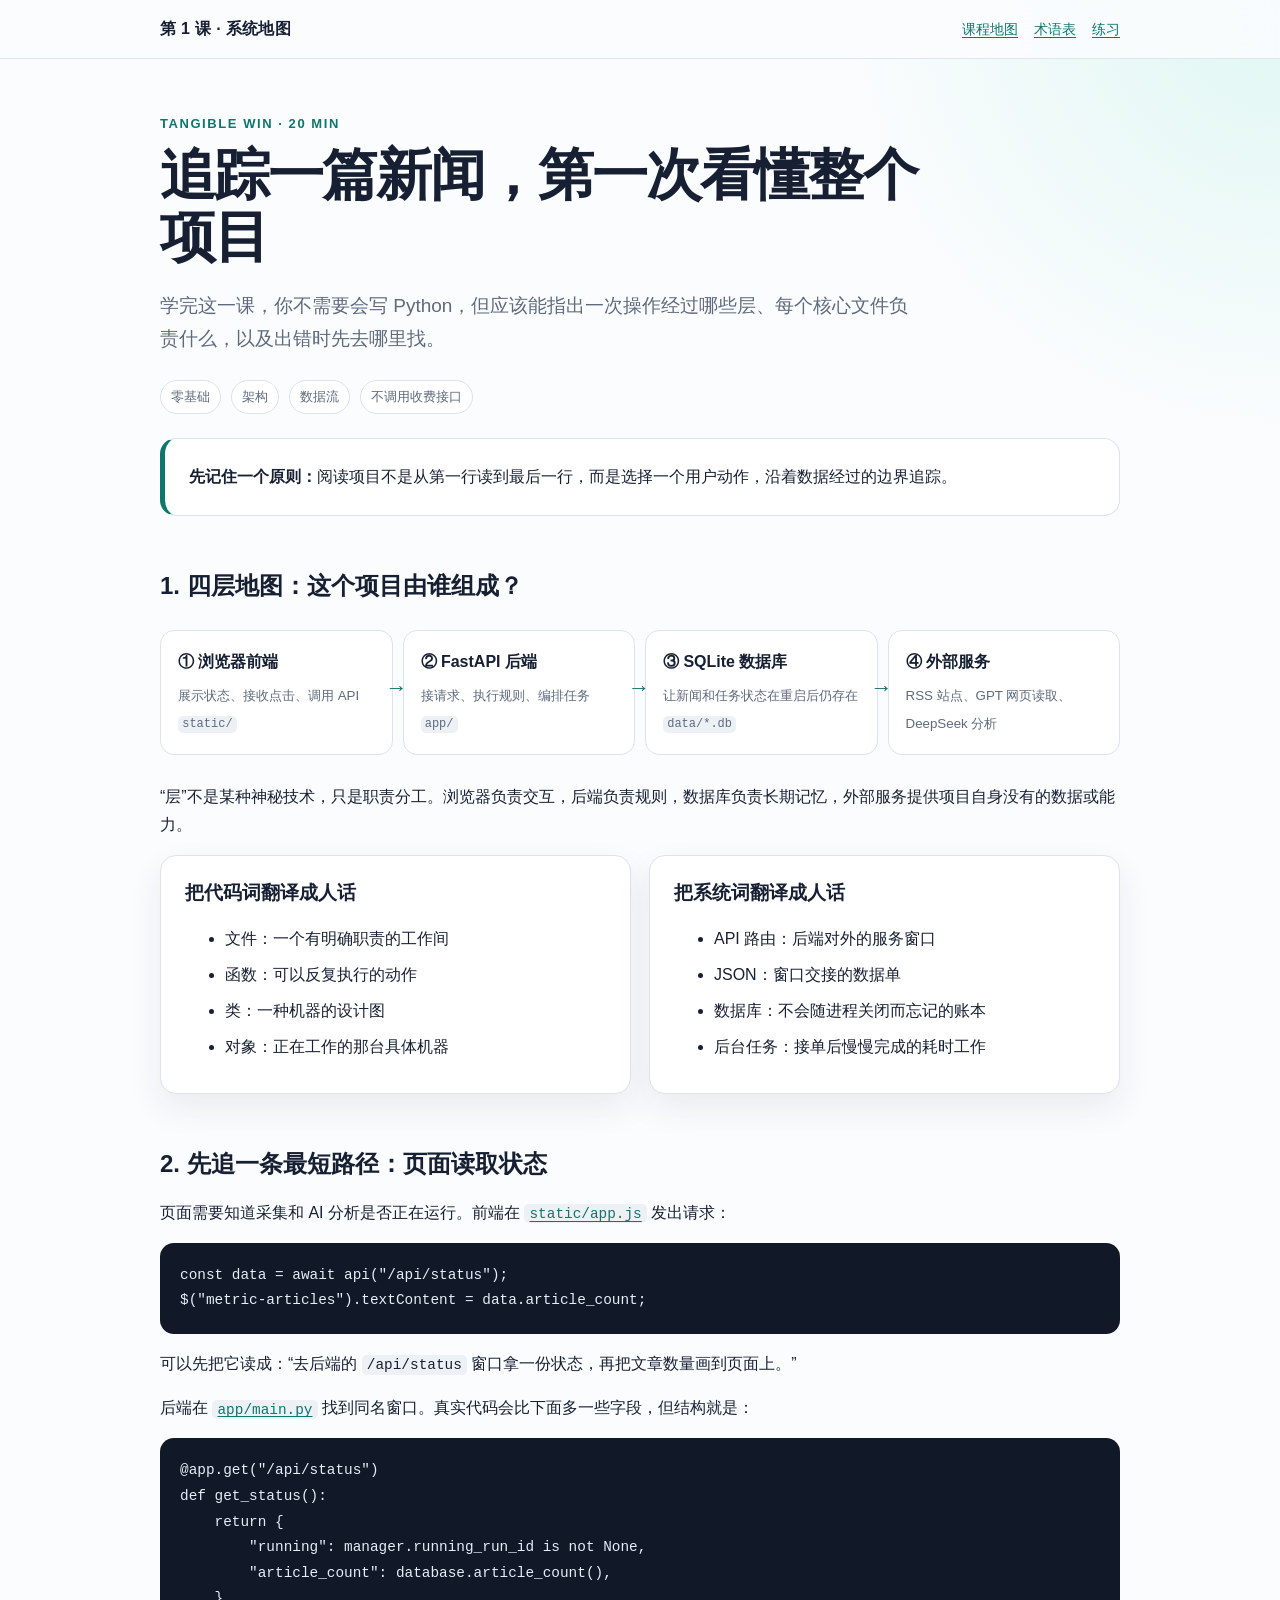
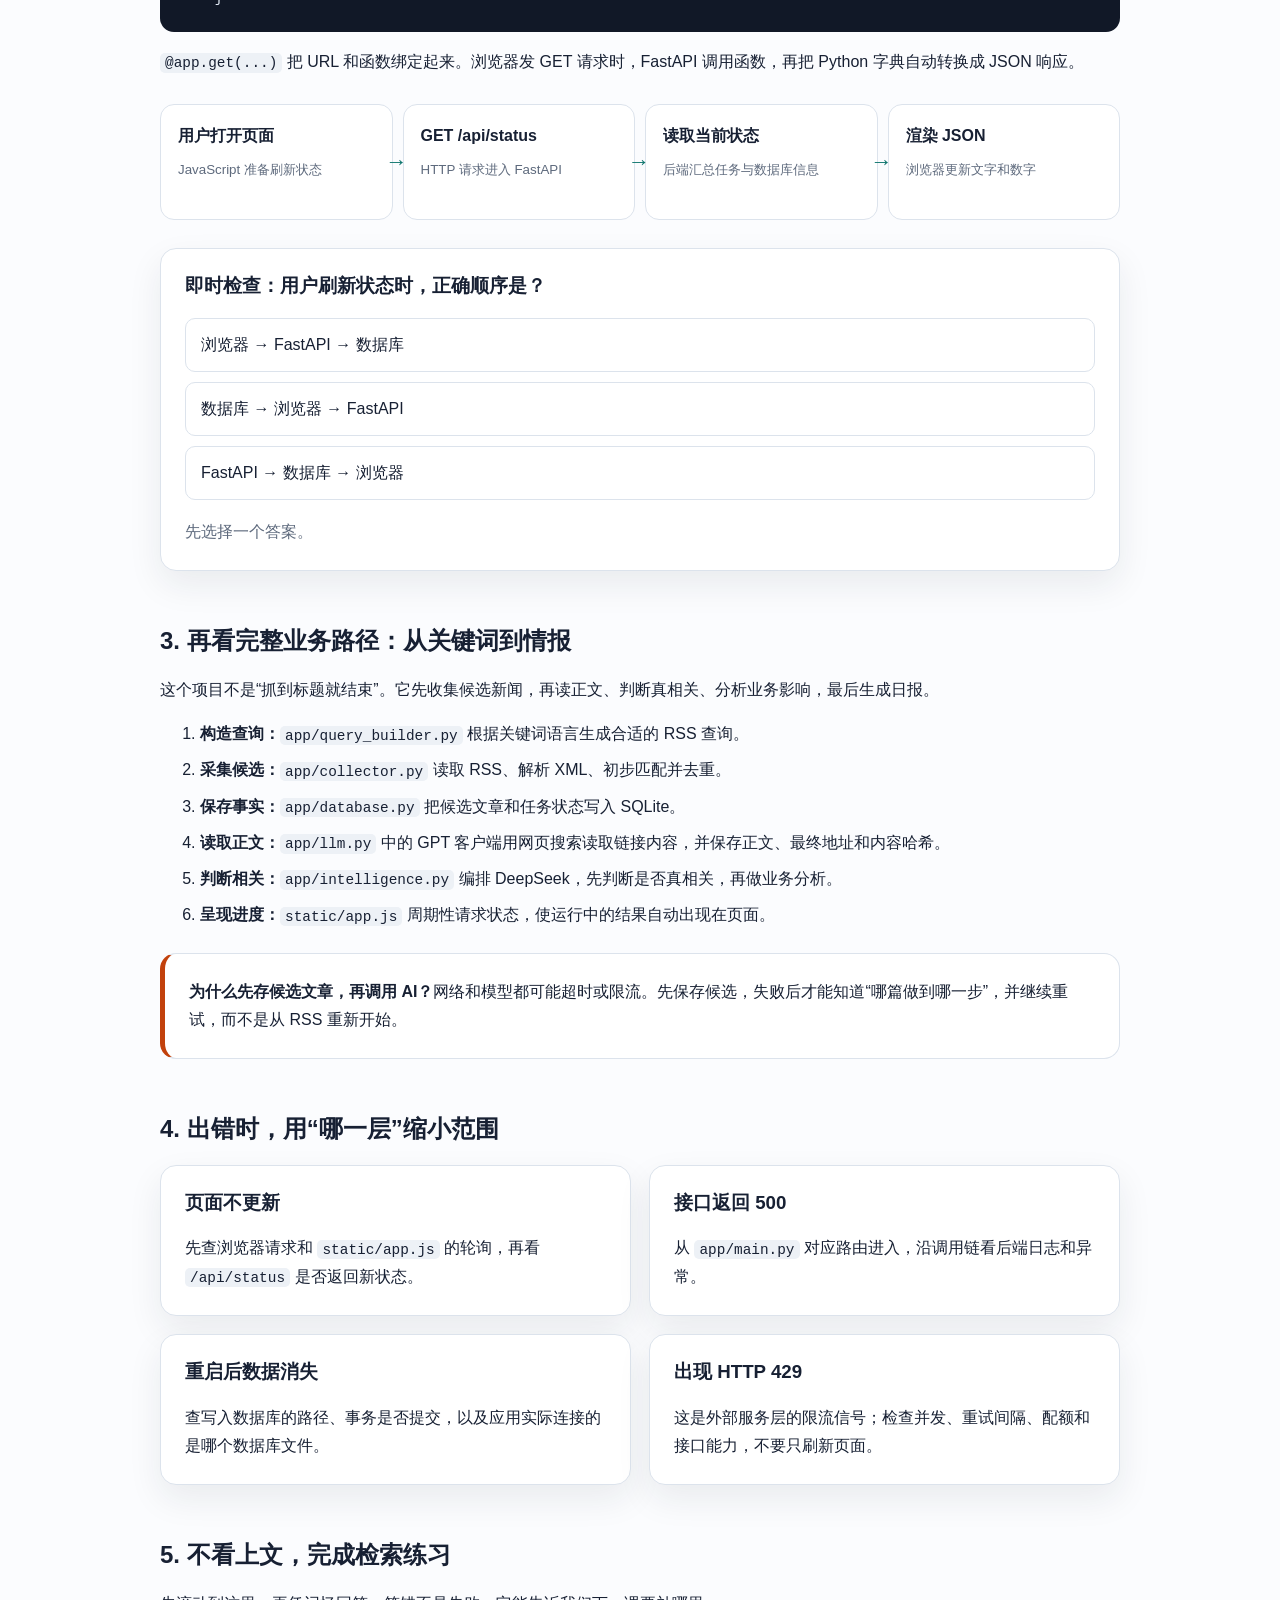
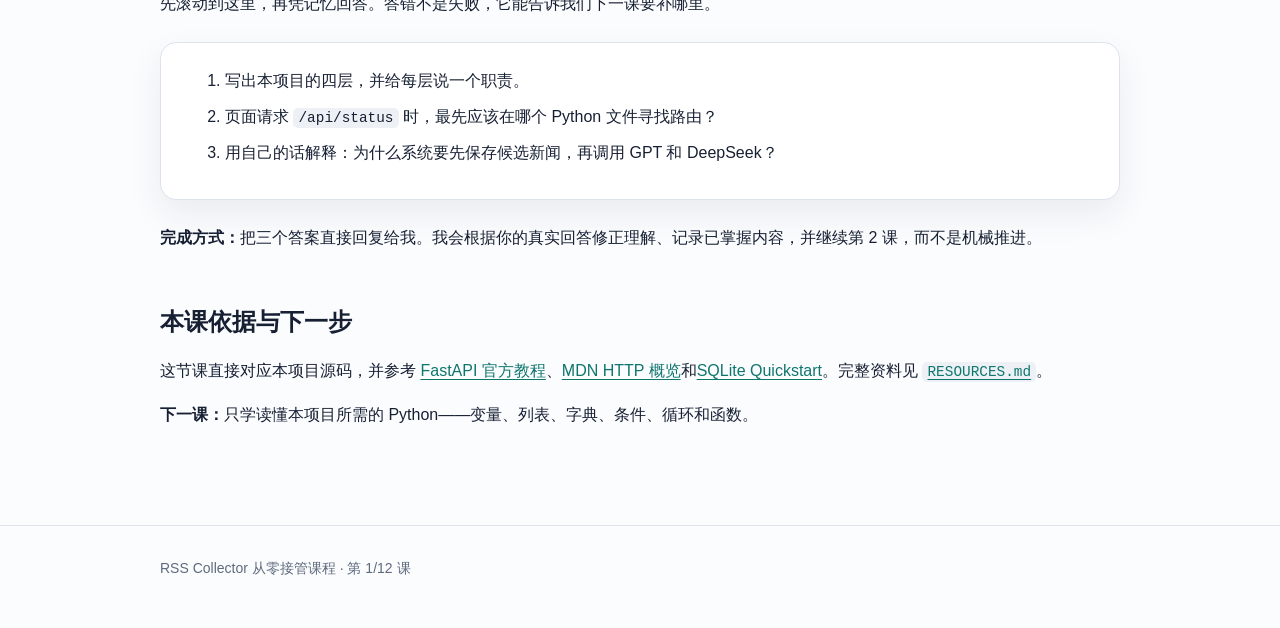
<file: lessons/0001-one-news-through-the-system.html>
<!doctype html>
<html lang="zh-CN">
<head>
  <meta charset="utf-8">
  <meta name="viewport" content="width=device-width, initial-scale=1">
  <title>第 1 课：一篇新闻如何穿过整个系统</title>
  <link rel="stylesheet" href="../assets/course.css">
</head>
<body>
  <header class="topbar">
    <div class="shell">
      <span class="brand">第 1 课 · 系统地图</span>
      <nav class="nav"><a href="../reference/course-map.html">课程地图</a><a href="../reference/glossary.html">术语表</a><a href="#practice">练习</a></nav>
    </div>
  </header>

  <main class="shell">
    <p class="eyebrow">Tangible win · 20 min</p>
    <h1>追踪一篇新闻，第一次看懂整个项目</h1>
    <p class="lead">学完这一课，你不需要会写 Python，但应该能指出一次操作经过哪些层、每个核心文件负责什么，以及出错时先去哪里找。</p>
    <div class="meta"><span class="tag">零基础</span><span class="tag">架构</span><span class="tag">数据流</span><span class="tag">不调用收费接口</span></div>

    <div class="callout">
      <strong>先记住一个原则：</strong>阅读项目不是从第一行读到最后一行，而是选择一个用户动作，沿着数据经过的边界追踪。
    </div>

    <h2>1. 四层地图：这个项目由谁组成？</h2>
    <div class="flow" aria-label="四层系统架构">
      <div class="flow-step"><strong>① 浏览器前端</strong><small>展示状态、接收点击、调用 API<br><code>static/</code></small></div>
      <div class="flow-step"><strong>② FastAPI 后端</strong><small>接请求、执行规则、编排任务<br><code>app/</code></small></div>
      <div class="flow-step"><strong>③ SQLite 数据库</strong><small>让新闻和任务状态在重启后仍存在<br><code>data/*.db</code></small></div>
      <div class="flow-step"><strong>④ 外部服务</strong><small>RSS 站点、GPT 网页读取、DeepSeek 分析</small></div>
    </div>

    <p>“层”不是某种神秘技术，只是职责分工。浏览器负责交互，后端负责规则，数据库负责长期记忆，外部服务提供项目自身没有的数据或能力。</p>

    <div class="grid">
      <section class="card"><h3>把代码词翻译成人话</h3><ul class="checklist"><li>文件：一个有明确职责的工作间</li><li>函数：可以反复执行的动作</li><li>类：一种机器的设计图</li><li>对象：正在工作的那台具体机器</li></ul></section>
      <section class="card"><h3>把系统词翻译成人话</h3><ul class="checklist"><li>API 路由：后端对外的服务窗口</li><li>JSON：窗口交接的数据单</li><li>数据库：不会随进程关闭而忘记的账本</li><li>后台任务：接单后慢慢完成的耗时工作</li></ul></section>
    </div>

    <h2>2. 先追一条最短路径：页面读取状态</h2>
    <p>页面需要知道采集和 AI 分析是否正在运行。前端在 <a href="../static/app.js"><code>static/app.js</code></a> 发出请求：</p>
    <pre><code>const data = await api("/api/status");
$("metric-articles").textContent = data.article_count;</code></pre>
    <p>可以先把它读成：“去后端的 <code>/api/status</code> 窗口拿一份状态，再把文章数量画到页面上。”</p>

    <p>后端在 <a href="../app/main.py"><code>app/main.py</code></a> 找到同名窗口。真实代码会比下面多一些字段，但结构就是：</p>
    <pre><code>@app.get("/api/status")
def get_status():
    return {
        "running": manager.running_run_id is not None,
        "article_count": database.article_count(),
    }</code></pre>
    <p><code>@app.get(...)</code> 把 URL 和函数绑定起来。浏览器发 GET 请求时，FastAPI 调用函数，再把 Python 字典自动转换成 JSON 响应。</p>

    <div class="flow" aria-label="状态请求流">
      <div class="flow-step"><strong>用户打开页面</strong><small>JavaScript 准备刷新状态</small></div>
      <div class="flow-step"><strong>GET /api/status</strong><small>HTTP 请求进入 FastAPI</small></div>
      <div class="flow-step"><strong>读取当前状态</strong><small>后端汇总任务与数据库信息</small></div>
      <div class="flow-step"><strong>渲染 JSON</strong><small>浏览器更新文字和数字</small></div>
    </div>

    <div class="quiz" data-quiz data-answer="A" data-correct-feedback="浏览器先通过 API 找后端，后端才读取并组织数据。" data-retry-feedback="从发起动作的一方开始，再寻找系统边界。">
      <h3>即时检查：用户刷新状态时，正确顺序是？</h3>
      <div class="choices">
        <button class="choice" data-choice="A">浏览器 → FastAPI → 数据库</button>
        <button class="choice" data-choice="B">数据库 → 浏览器 → FastAPI</button>
        <button class="choice" data-choice="C">FastAPI → 数据库 → 浏览器</button>
      </div>
      <p class="feedback" aria-live="polite">先选择一个答案。</p>
    </div>

    <h2>3. 再看完整业务路径：从关键词到情报</h2>
    <p>这个项目不是“抓到标题就结束”。它先收集候选新闻，再读正文、判断真相关、分析业务影响，最后生成日报。</p>
    <ol class="checklist">
      <li><strong>构造查询：</strong><code>app/query_builder.py</code> 根据关键词语言生成合适的 RSS 查询。</li>
      <li><strong>采集候选：</strong><code>app/collector.py</code> 读取 RSS、解析 XML、初步匹配并去重。</li>
      <li><strong>保存事实：</strong><code>app/database.py</code> 把候选文章和任务状态写入 SQLite。</li>
      <li><strong>读取正文：</strong><code>app/llm.py</code> 中的 GPT 客户端用网页搜索读取链接内容，并保存正文、最终地址和内容哈希。</li>
      <li><strong>判断相关：</strong><code>app/intelligence.py</code> 编排 DeepSeek，先判断是否真相关，再做业务分析。</li>
      <li><strong>呈现进度：</strong><code>static/app.js</code> 周期性请求状态，使运行中的结果自动出现在页面。</li>
    </ol>

    <div class="callout warn"><strong>为什么先存候选文章，再调用 AI？</strong>网络和模型都可能超时或限流。先保存候选，失败后才能知道“哪篇做到哪一步”，并继续重试，而不是从 RSS 重新开始。</div>

    <h2>4. 出错时，用“哪一层”缩小范围</h2>
    <div class="grid">
      <section class="card"><h3>页面不更新</h3><p>先查浏览器请求和 <code>static/app.js</code> 的轮询，再看 <code>/api/status</code> 是否返回新状态。</p></section>
      <section class="card"><h3>接口返回 500</h3><p>从 <code>app/main.py</code> 对应路由进入，沿调用链看后端日志和异常。</p></section>
      <section class="card"><h3>重启后数据消失</h3><p>查写入数据库的路径、事务是否提交，以及应用实际连接的是哪个数据库文件。</p></section>
      <section class="card"><h3>出现 HTTP 429</h3><p>这是外部服务层的限流信号；检查并发、重试间隔、配额和接口能力，不要只刷新页面。</p></section>
    </div>

    <section id="practice">
      <h2>5. 不看上文，完成检索练习</h2>
      <p>先滚动到这里，再凭记忆回答。答错不是失败，它能告诉我们下一课要补哪里。</p>
      <div class="card">
        <ol class="checklist">
          <li>写出本项目的四层，并给每层说一个职责。</li>
          <li>页面请求 <code>/api/status</code> 时，最先应该在哪个 Python 文件寻找路由？</li>
          <li>用自己的话解释：为什么系统要先保存候选新闻，再调用 GPT 和 DeepSeek？</li>
        </ol>
      </div>
      <p><strong>完成方式：</strong>把三个答案直接回复给我。我会根据你的真实回答修正理解、记录已掌握内容，并继续第 2 课，而不是机械推进。</p>
    </section>

    <h2>本课依据与下一步</h2>
    <p>这节课直接对应本项目源码，并参考 <a href="https://fastapi.tiangolo.com/tutorial/">FastAPI 官方教程</a>、<a href="https://developer.mozilla.org/en-US/docs/Web/HTTP/Guides/Overview">MDN HTTP 概览</a>和<a href="https://www.sqlite.org/quickstart.html">SQLite Quickstart</a>。完整资料见 <a href="../RESOURCES.md"><code>RESOURCES.md</code></a>。</p>
    <p><strong>下一课：</strong>只学读懂本项目所需的 Python——变量、列表、字典、条件、循环和函数。</p>
  </main>

  <footer><div class="shell">RSS Collector 从零接管课程 · 第 1/12 课</div></footer>
  <script src="../assets/quiz.js"></script>
</body>
</html>
</file>
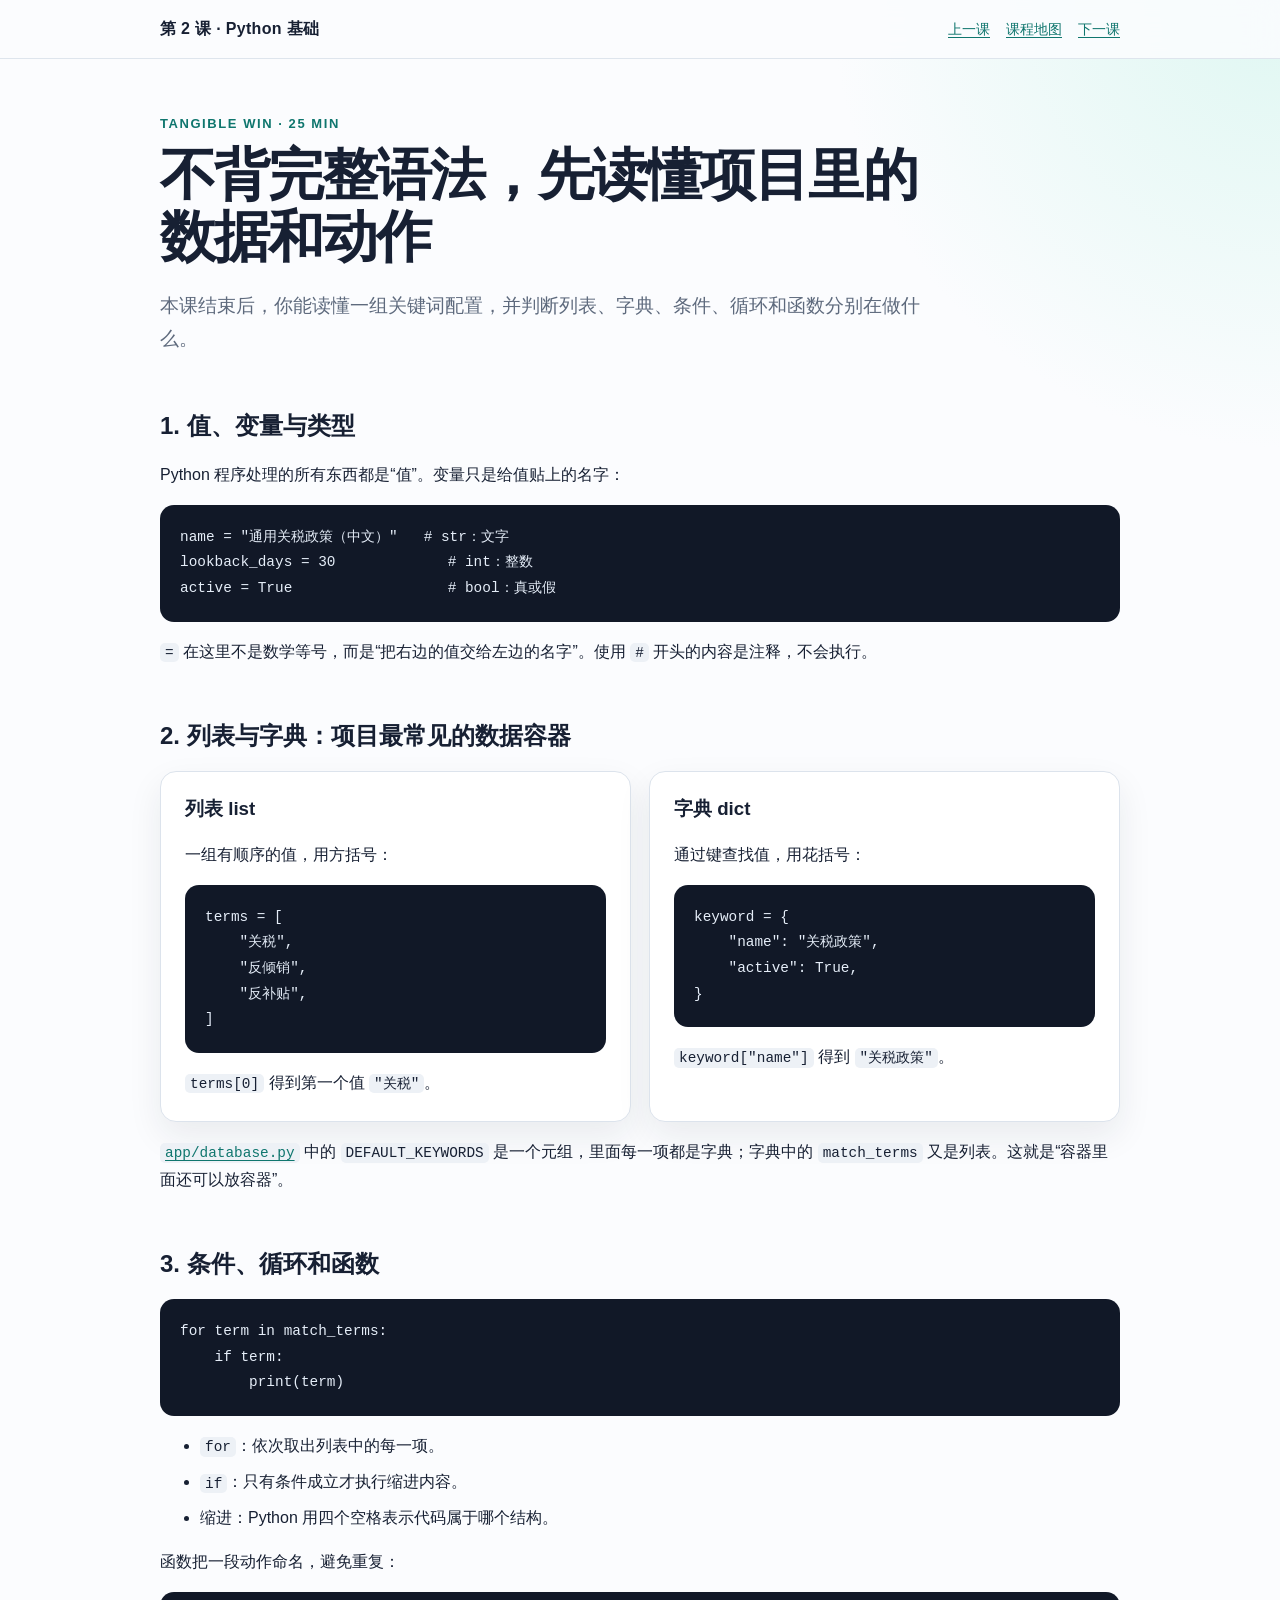
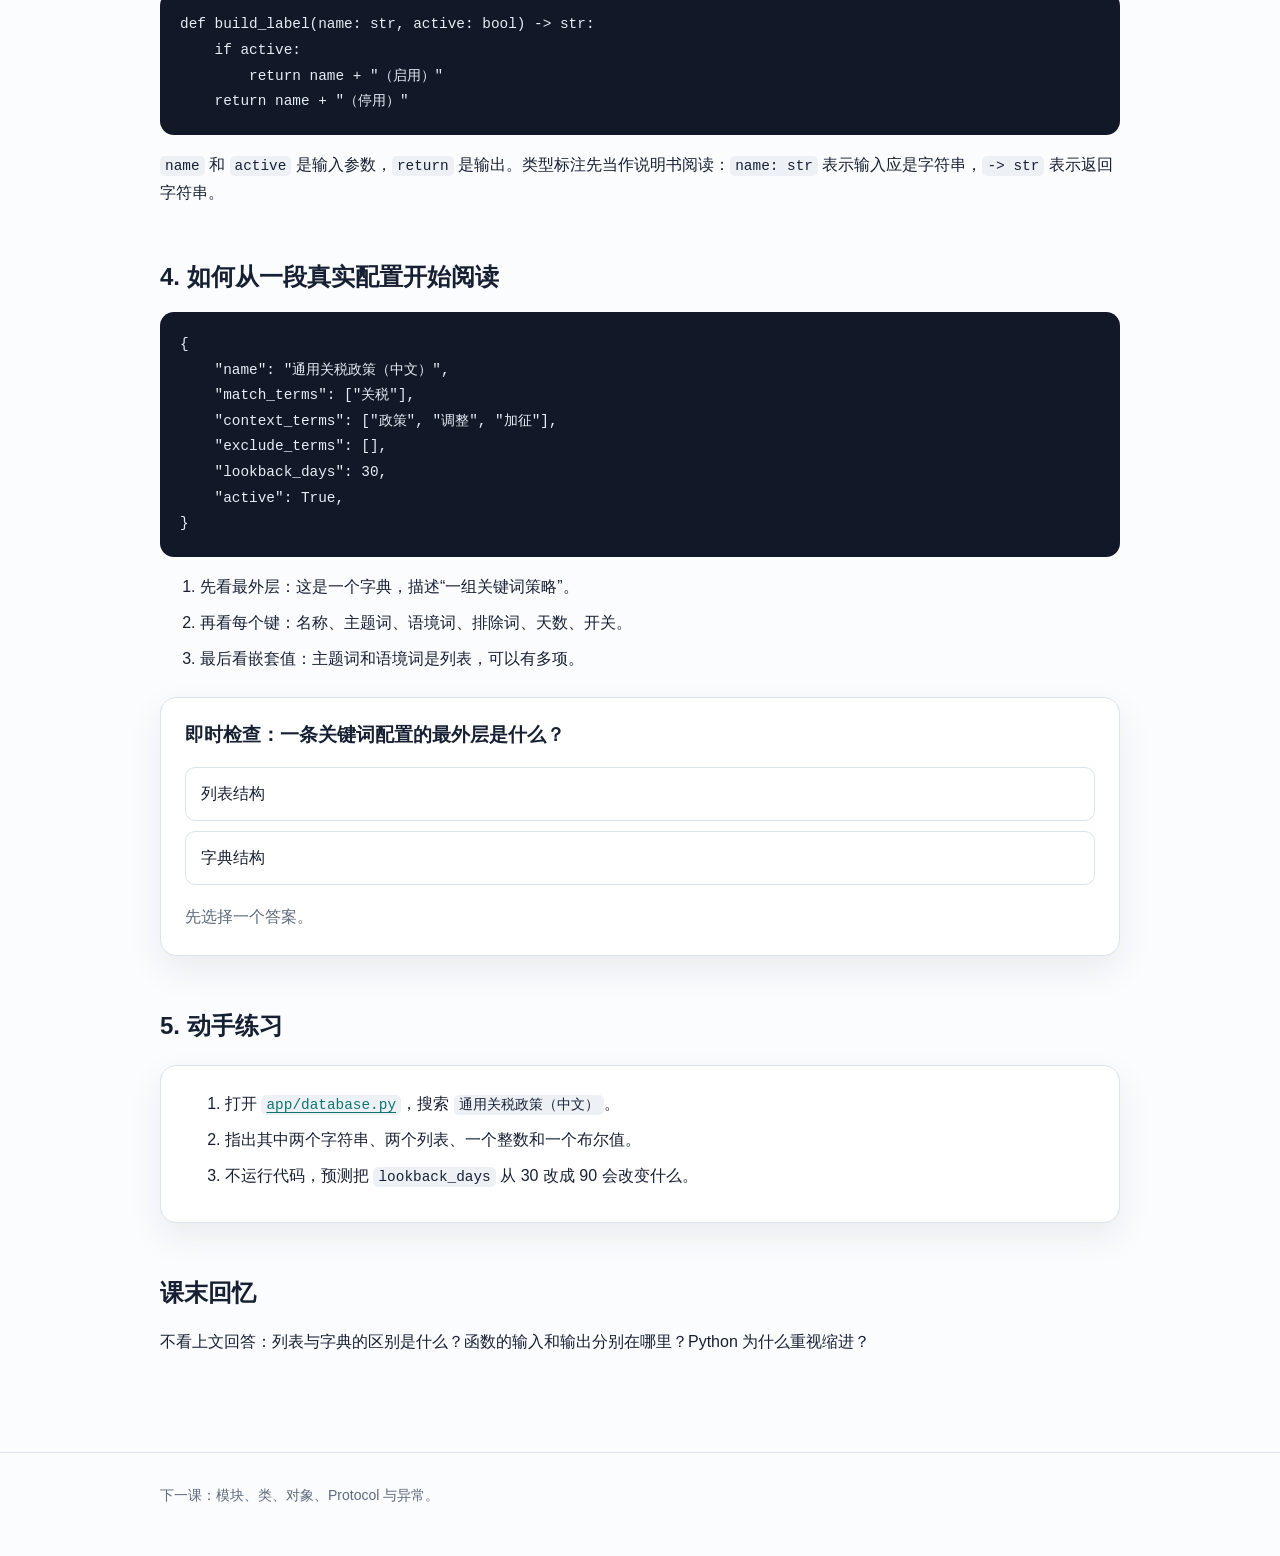
<file: lessons/0002-python-for-this-project.html>
<!doctype html>
<html lang="zh-CN">
<head>
  <meta charset="utf-8">
  <meta name="viewport" content="width=device-width, initial-scale=1">
  <title>第 2 课：读懂本项目所需的 Python</title>
  <link rel="stylesheet" href="../assets/course.css">
</head>
<body>
  <header class="topbar"><div class="shell"><span class="brand">第 2 课 · Python 基础</span><nav class="nav"><a href="0001-one-news-through-the-system.html">上一课</a><a href="../reference/course-map.html">课程地图</a><a href="0003-objects-types-and-errors.html">下一课</a></nav></div></header>
  <main class="shell">
    <p class="eyebrow">Tangible win · 25 min</p>
    <h1>不背完整语法，先读懂项目里的数据和动作</h1>
    <p class="lead">本课结束后，你能读懂一组关键词配置，并判断列表、字典、条件、循环和函数分别在做什么。</p>

    <h2>1. 值、变量与类型</h2>
    <p>Python 程序处理的所有东西都是“值”。变量只是给值贴上的名字：</p>
    <pre><code>name = "通用关税政策（中文）"   # str：文字
lookback_days = 30             # int：整数
active = True                  # bool：真或假</code></pre>
    <p><code>=</code> 在这里不是数学等号，而是“把右边的值交给左边的名字”。使用 <code>#</code> 开头的内容是注释，不会执行。</p>

    <h2>2. 列表与字典：项目最常见的数据容器</h2>
    <div class="grid">
      <section class="card"><h3>列表 list</h3><p>一组有顺序的值，用方括号：</p><pre><code>terms = [
    "关税",
    "反倾销",
    "反补贴",
]</code></pre><p><code>terms[0]</code> 得到第一个值 <code>"关税"</code>。</p></section>
      <section class="card"><h3>字典 dict</h3><p>通过键查找值，用花括号：</p><pre><code>keyword = {
    "name": "关税政策",
    "active": True,
}</code></pre><p><code>keyword["name"]</code> 得到 <code>"关税政策"</code>。</p></section>
    </div>
    <p><a href="../app/database.py"><code>app/database.py</code></a> 中的 <code>DEFAULT_KEYWORDS</code> 是一个元组，里面每一项都是字典；字典中的 <code>match_terms</code> 又是列表。这就是“容器里面还可以放容器”。</p>

    <h2>3. 条件、循环和函数</h2>
    <pre><code>for term in match_terms:
    if term:
        print(term)</code></pre>
    <ul class="checklist">
      <li><code>for</code>：依次取出列表中的每一项。</li>
      <li><code>if</code>：只有条件成立才执行缩进内容。</li>
      <li>缩进：Python 用四个空格表示代码属于哪个结构。</li>
    </ul>
    <p>函数把一段动作命名，避免重复：</p>
    <pre><code>def build_label(name: str, active: bool) -> str:
    if active:
        return name + "（启用）"
    return name + "（停用）"</code></pre>
    <p><code>name</code> 和 <code>active</code> 是输入参数，<code>return</code> 是输出。类型标注先当作说明书阅读：<code>name: str</code> 表示输入应是字符串，<code>-&gt; str</code> 表示返回字符串。</p>

    <h2>4. 如何从一段真实配置开始阅读</h2>
    <pre><code>{
    "name": "通用关税政策（中文）",
    "match_terms": ["关税"],
    "context_terms": ["政策", "调整", "加征"],
    "exclude_terms": [],
    "lookback_days": 30,
    "active": True,
}</code></pre>
    <ol class="checklist">
      <li>先看最外层：这是一个字典，描述“一组关键词策略”。</li>
      <li>再看每个键：名称、主题词、语境词、排除词、天数、开关。</li>
      <li>最后看嵌套值：主题词和语境词是列表，可以有多项。</li>
    </ol>

    <div class="quiz" data-quiz data-answer="B" data-correct-feedback="关键词配置需要用名称查值，所以最外层是字典。" data-retry-feedback="观察最外层使用的是方括号还是花括号。">
      <h3>即时检查：一条关键词配置的最外层是什么？</h3>
      <div class="choices"><button class="choice" data-choice="A">列表结构</button><button class="choice" data-choice="B">字典结构</button></div>
      <p class="feedback" aria-live="polite">先选择一个答案。</p>
    </div>

    <h2>5. 动手练习</h2>
    <div class="card"><ol class="checklist"><li>打开 <a href="../app/database.py"><code>app/database.py</code></a>，搜索 <code>通用关税政策（中文）</code>。</li><li>指出其中两个字符串、两个列表、一个整数和一个布尔值。</li><li>不运行代码，预测把 <code>lookback_days</code> 从 30 改成 90 会改变什么。</li></ol></div>

    <h2>课末回忆</h2>
    <p>不看上文回答：列表与字典的区别是什么？函数的输入和输出分别在哪里？Python 为什么重视缩进？</p>
  </main>
  <footer><div class="shell">下一课：模块、类、对象、Protocol 与异常。</div></footer>
  <script src="../assets/quiz.js"></script>
</body>
</html>
</file>
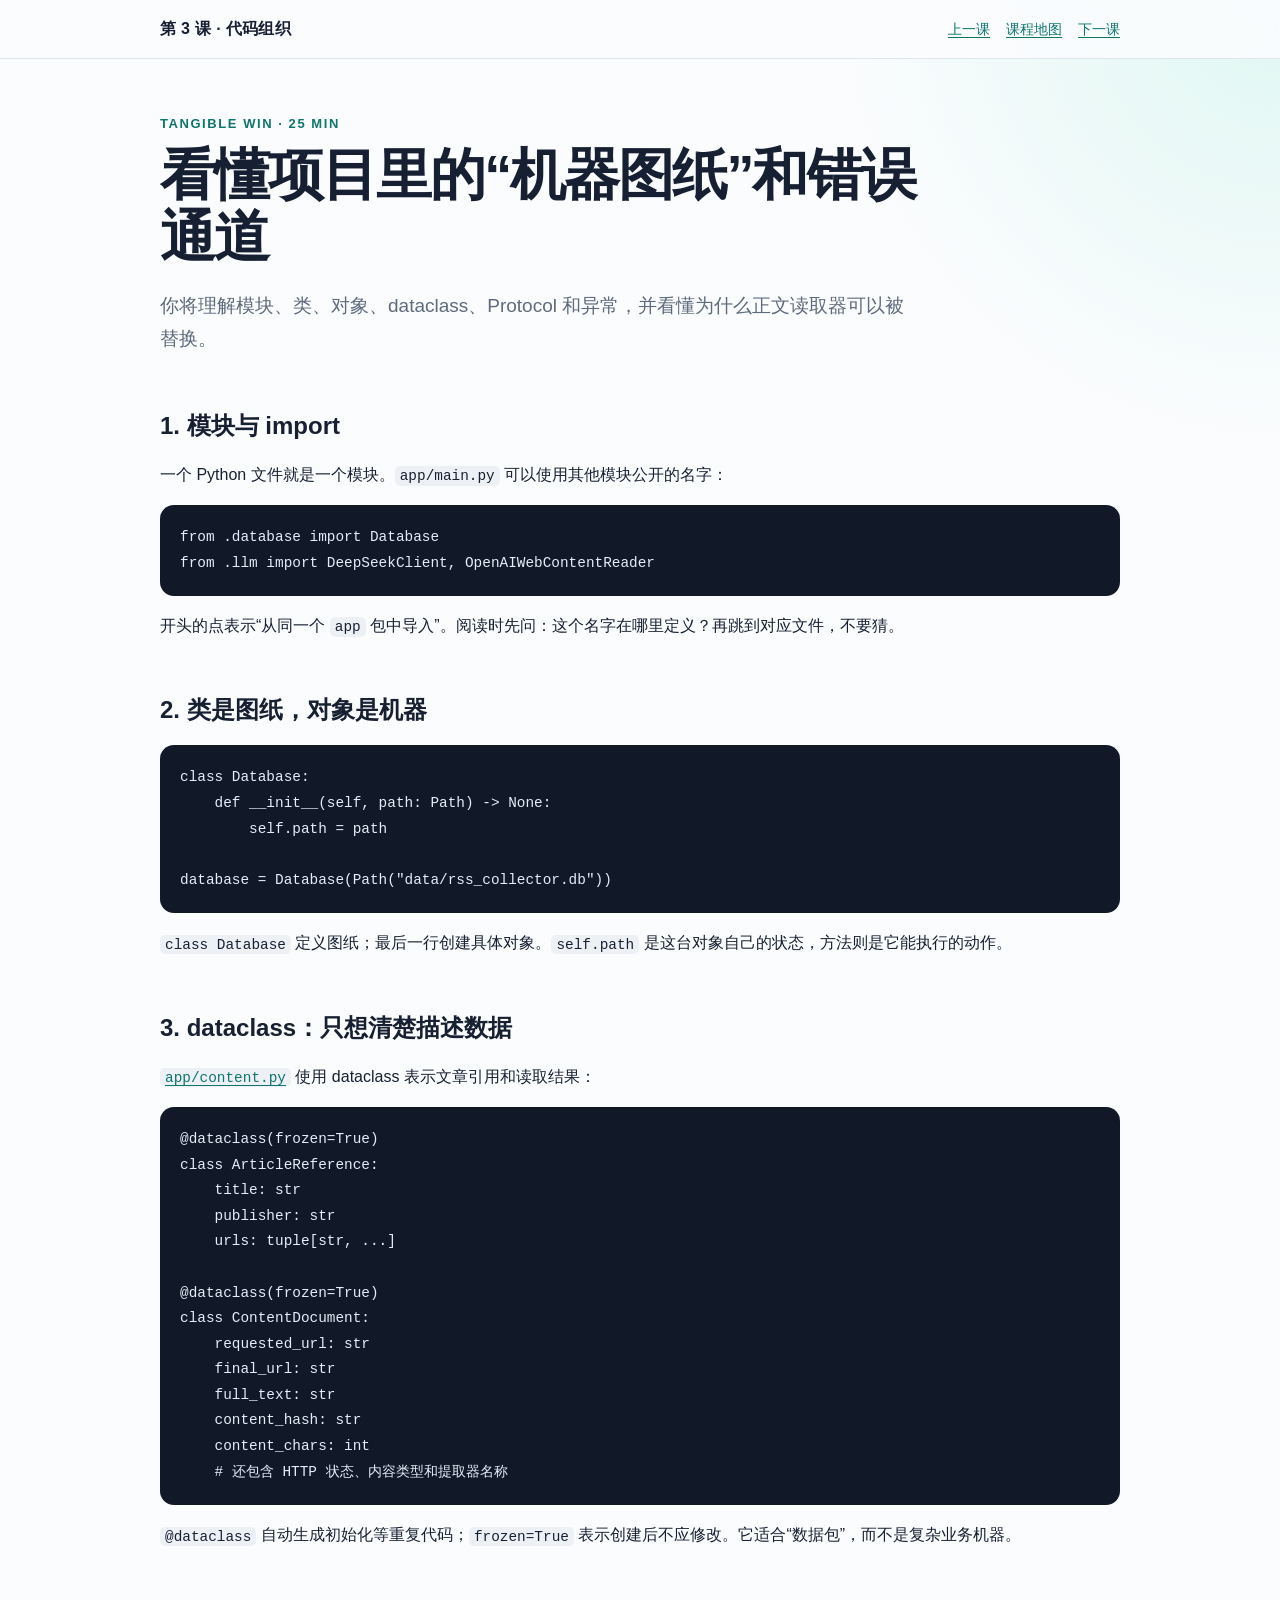
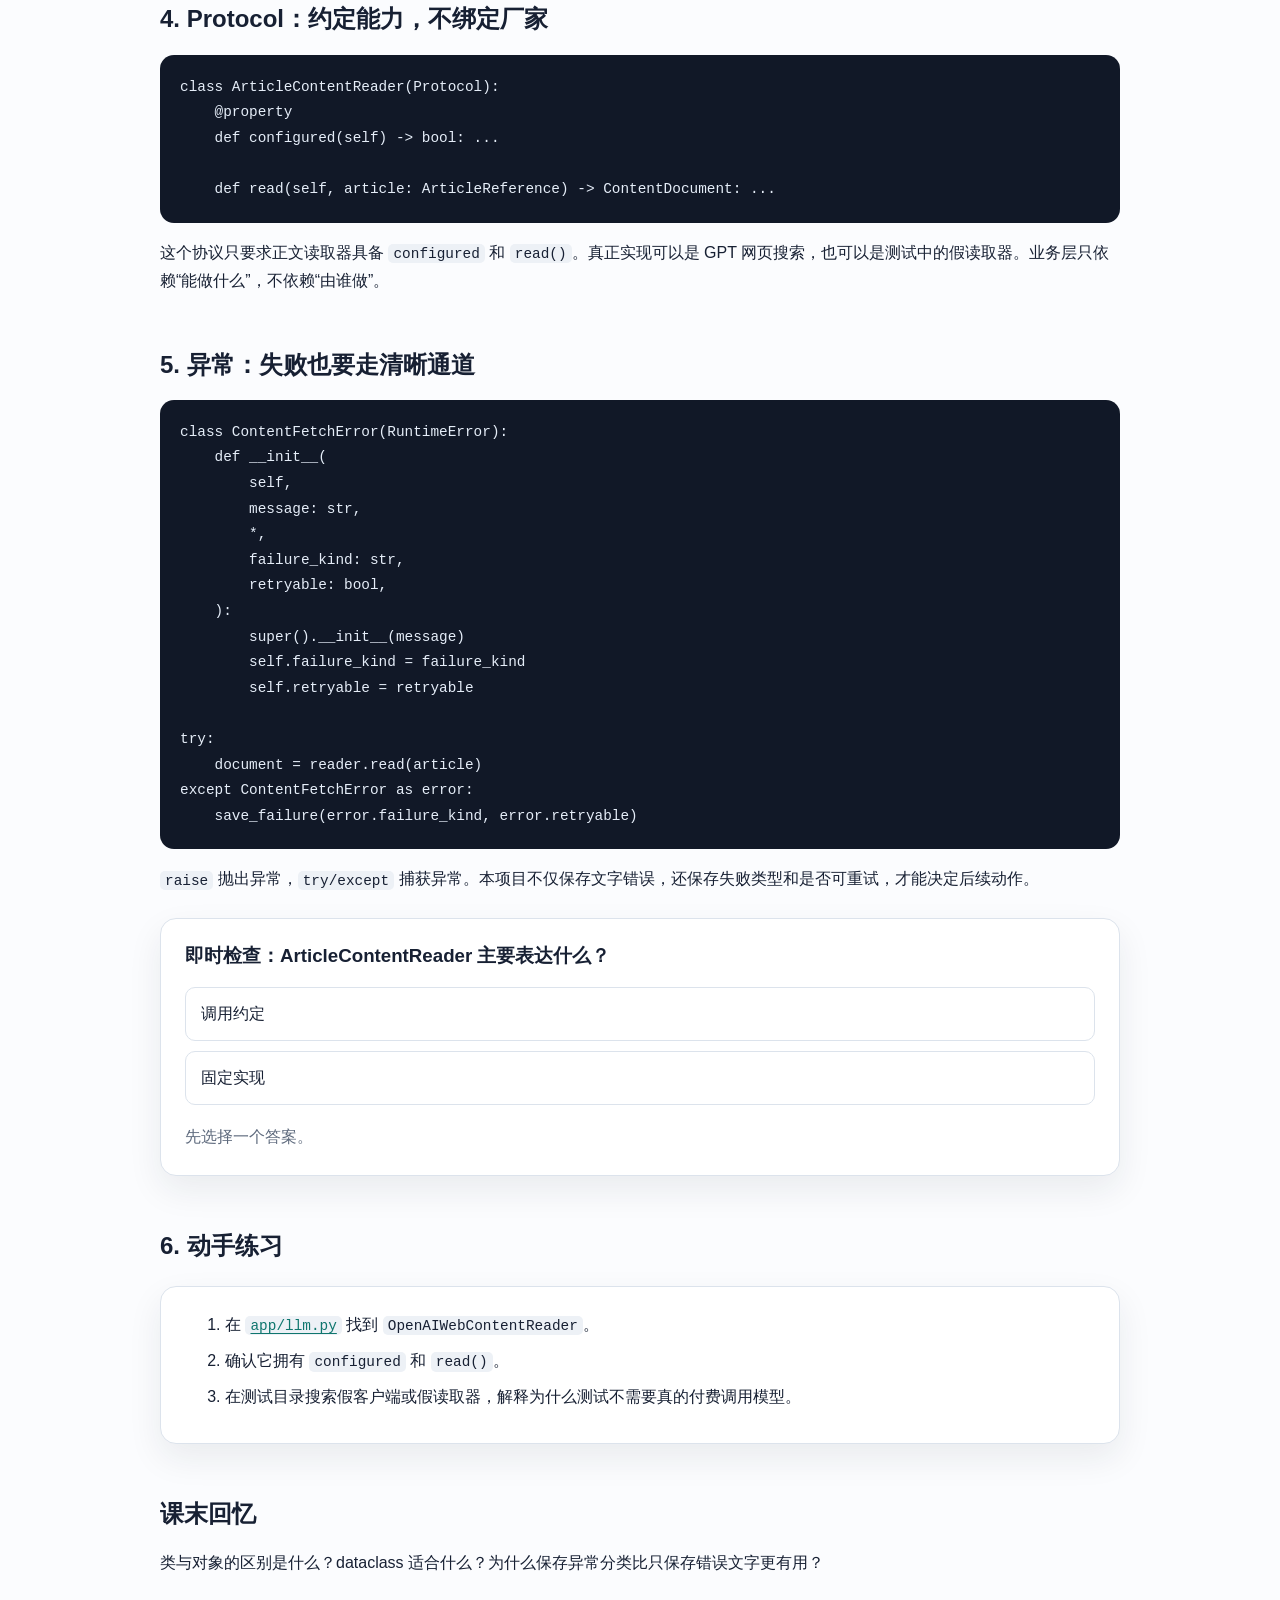
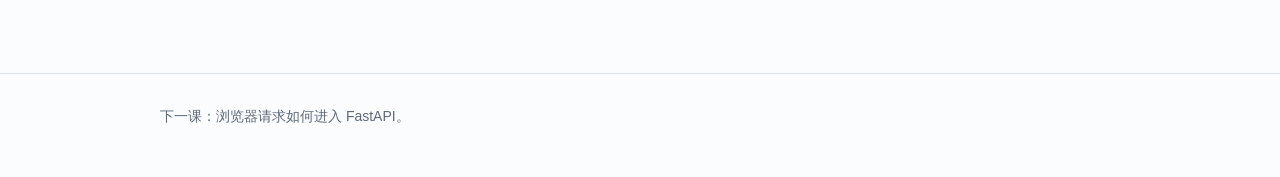
<file: lessons/0003-objects-types-and-errors.html>
<!doctype html>
<html lang="zh-CN">
<head>
  <meta charset="utf-8">
  <meta name="viewport" content="width=device-width, initial-scale=1">
  <title>第 3 课：模块、对象、类型与异常</title>
  <link rel="stylesheet" href="../assets/course.css">
</head>
<body>
  <header class="topbar"><div class="shell"><span class="brand">第 3 课 · 代码组织</span><nav class="nav"><a href="0002-python-for-this-project.html">上一课</a><a href="../reference/course-map.html">课程地图</a><a href="0004-http-fastapi-pydantic.html">下一课</a></nav></div></header>
  <main class="shell">
    <p class="eyebrow">Tangible win · 25 min</p>
    <h1>看懂项目里的“机器图纸”和错误通道</h1>
    <p class="lead">你将理解模块、类、对象、dataclass、Protocol 和异常，并看懂为什么正文读取器可以被替换。</p>

    <h2>1. 模块与 import</h2>
    <p>一个 Python 文件就是一个模块。<code>app/main.py</code> 可以使用其他模块公开的名字：</p>
    <pre><code>from .database import Database
from .llm import DeepSeekClient, OpenAIWebContentReader</code></pre>
    <p>开头的点表示“从同一个 <code>app</code> 包中导入”。阅读时先问：这个名字在哪里定义？再跳到对应文件，不要猜。</p>

    <h2>2. 类是图纸，对象是机器</h2>
    <pre><code>class Database:
    def __init__(self, path: Path) -&gt; None:
        self.path = path

database = Database(Path("data/rss_collector.db"))</code></pre>
    <p><code>class Database</code> 定义图纸；最后一行创建具体对象。<code>self.path</code> 是这台对象自己的状态，方法则是它能执行的动作。</p>

    <h2>3. dataclass：只想清楚描述数据</h2>
    <p><a href="../app/content.py"><code>app/content.py</code></a> 使用 dataclass 表示文章引用和读取结果：</p>
    <pre><code>@dataclass(frozen=True)
class ArticleReference:
    title: str
    publisher: str
    urls: tuple[str, ...]

@dataclass(frozen=True)
class ContentDocument:
    requested_url: str
    final_url: str
    full_text: str
    content_hash: str
    content_chars: int
    # 还包含 HTTP 状态、内容类型和提取器名称</code></pre>
    <p><code>@dataclass</code> 自动生成初始化等重复代码；<code>frozen=True</code> 表示创建后不应修改。它适合“数据包”，而不是复杂业务机器。</p>

    <h2>4. Protocol：约定能力，不绑定厂家</h2>
    <pre><code>class ArticleContentReader(Protocol):
    @property
    def configured(self) -&gt; bool: ...

    def read(self, article: ArticleReference) -&gt; ContentDocument: ...</code></pre>
    <p>这个协议只要求正文读取器具备 <code>configured</code> 和 <code>read()</code>。真正实现可以是 GPT 网页搜索，也可以是测试中的假读取器。业务层只依赖“能做什么”，不依赖“由谁做”。</p>

    <h2>5. 异常：失败也要走清晰通道</h2>
    <pre><code>class ContentFetchError(RuntimeError):
    def __init__(
        self,
        message: str,
        *,
        failure_kind: str,
        retryable: bool,
    ):
        super().__init__(message)
        self.failure_kind = failure_kind
        self.retryable = retryable

try:
    document = reader.read(article)
except ContentFetchError as error:
    save_failure(error.failure_kind, error.retryable)</code></pre>
    <p><code>raise</code> 抛出异常，<code>try/except</code> 捕获异常。本项目不仅保存文字错误，还保存失败类型和是否可重试，才能决定后续动作。</p>

    <div class="quiz" data-quiz data-answer="A" data-correct-feedback="Protocol 描述调用方需要的能力，不规定唯一实现。" data-retry-feedback="Protocol 的重点是约定方法，而不是创建具体客户端。">
      <h3>即时检查：ArticleContentReader 主要表达什么？</h3>
      <div class="choices"><button class="choice" data-choice="A">调用约定</button><button class="choice" data-choice="B">固定实现</button></div>
      <p class="feedback" aria-live="polite">先选择一个答案。</p>
    </div>

    <h2>6. 动手练习</h2>
    <div class="card"><ol class="checklist"><li>在 <a href="../app/llm.py"><code>app/llm.py</code></a> 找到 <code>OpenAIWebContentReader</code>。</li><li>确认它拥有 <code>configured</code> 和 <code>read()</code>。</li><li>在测试目录搜索假客户端或假读取器，解释为什么测试不需要真的付费调用模型。</li></ol></div>

    <h2>课末回忆</h2>
    <p>类与对象的区别是什么？dataclass 适合什么？为什么保存异常分类比只保存错误文字更有用？</p>
  </main>
  <footer><div class="shell">下一课：浏览器请求如何进入 FastAPI。</div></footer>
  <script src="../assets/quiz.js"></script>
</body>
</html>
</file>
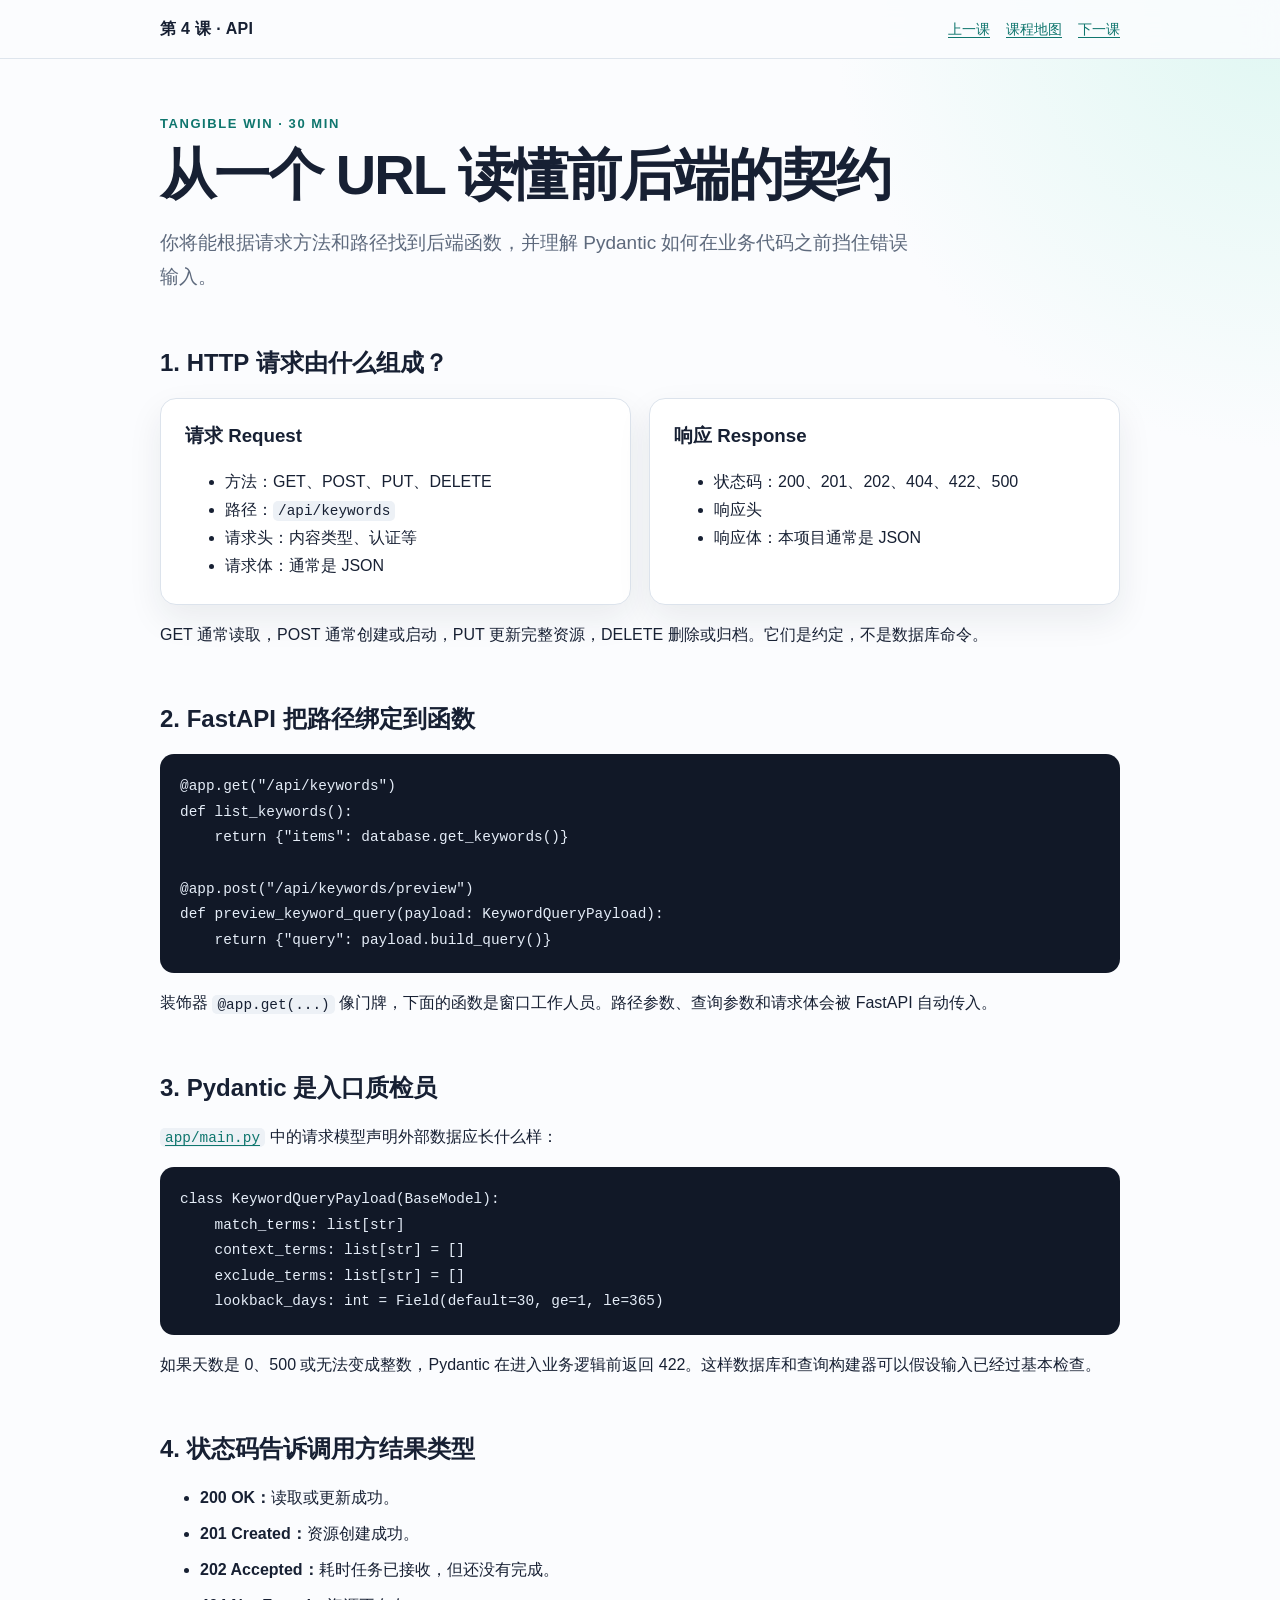
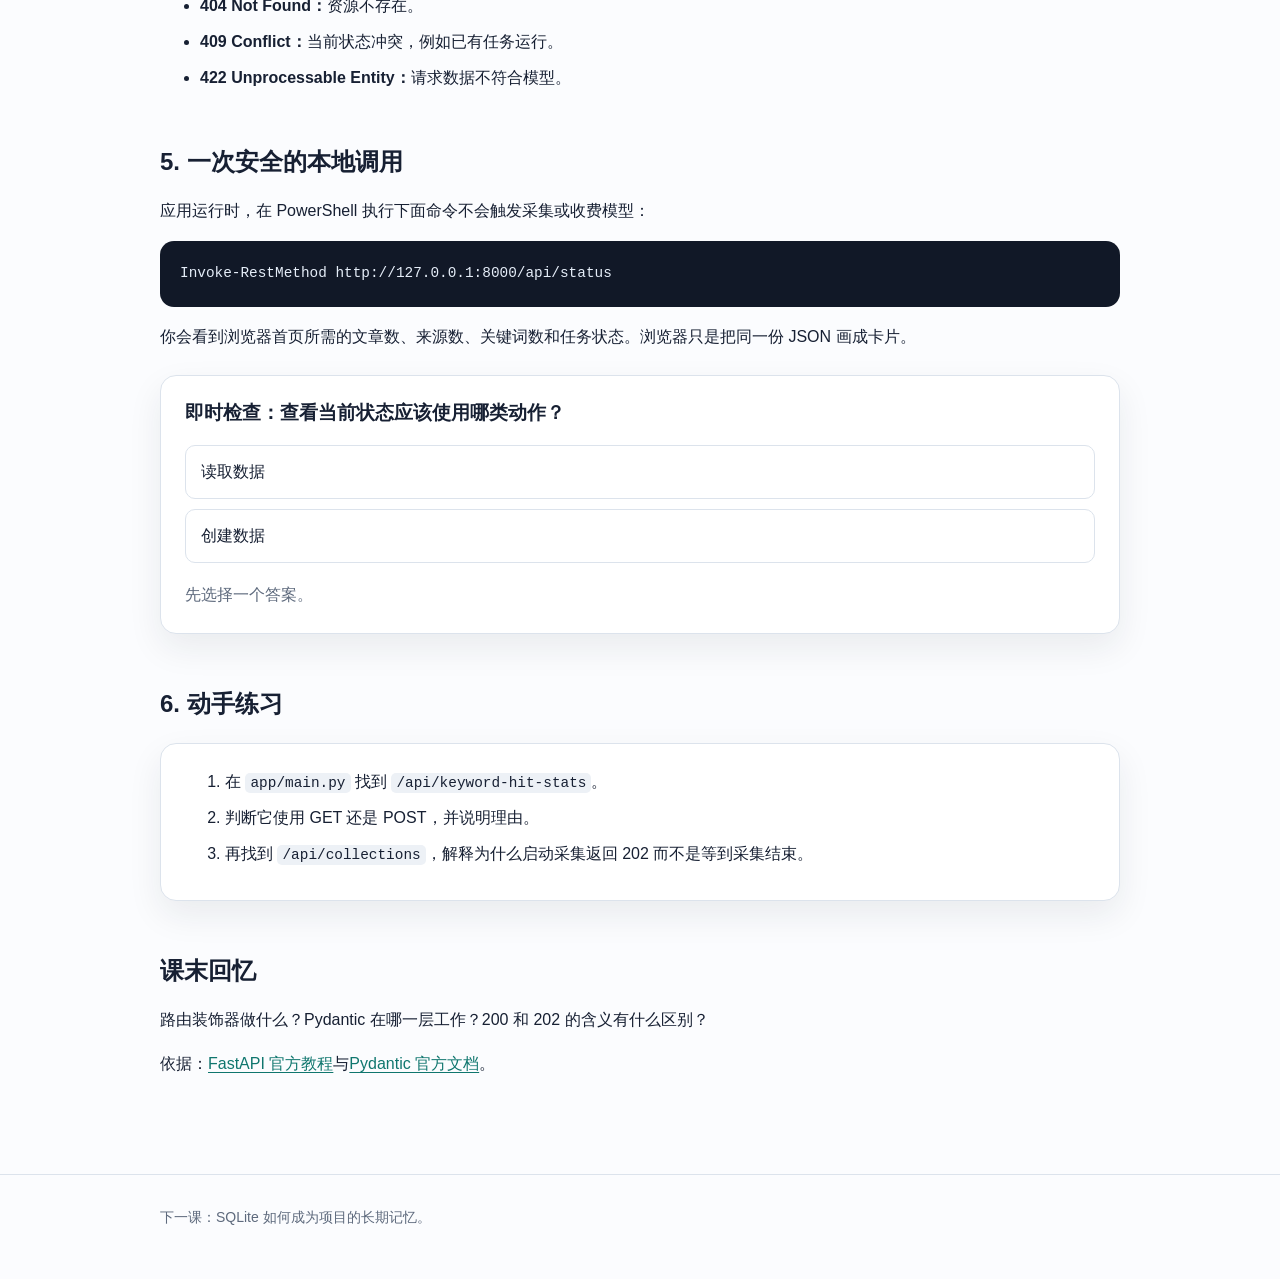
<file: lessons/0004-http-fastapi-pydantic.html>
<!doctype html>
<html lang="zh-CN">
<head>
  <meta charset="utf-8">
  <meta name="viewport" content="width=device-width, initial-scale=1">
  <title>第 4 课：HTTP、FastAPI 与 Pydantic</title>
  <link rel="stylesheet" href="../assets/course.css">
</head>
<body>
  <header class="topbar"><div class="shell"><span class="brand">第 4 课 · API</span><nav class="nav"><a href="0003-objects-types-and-errors.html">上一课</a><a href="../reference/course-map.html">课程地图</a><a href="0005-sqlite-and-persistence.html">下一课</a></nav></div></header>
  <main class="shell">
    <p class="eyebrow">Tangible win · 30 min</p>
    <h1>从一个 URL 读懂前后端的契约</h1>
    <p class="lead">你将能根据请求方法和路径找到后端函数，并理解 Pydantic 如何在业务代码之前挡住错误输入。</p>

    <h2>1. HTTP 请求由什么组成？</h2>
    <div class="grid">
      <section class="card"><h3>请求 Request</h3><ul><li>方法：GET、POST、PUT、DELETE</li><li>路径：<code>/api/keywords</code></li><li>请求头：内容类型、认证等</li><li>请求体：通常是 JSON</li></ul></section>
      <section class="card"><h3>响应 Response</h3><ul><li>状态码：200、201、202、404、422、500</li><li>响应头</li><li>响应体：本项目通常是 JSON</li></ul></section>
    </div>
    <p>GET 通常读取，POST 通常创建或启动，PUT 更新完整资源，DELETE 删除或归档。它们是约定，不是数据库命令。</p>

    <h2>2. FastAPI 把路径绑定到函数</h2>
    <pre><code>@app.get("/api/keywords")
def list_keywords():
    return {"items": database.get_keywords()}

@app.post("/api/keywords/preview")
def preview_keyword_query(payload: KeywordQueryPayload):
    return {"query": payload.build_query()}</code></pre>
    <p>装饰器 <code>@app.get(...)</code> 像门牌，下面的函数是窗口工作人员。路径参数、查询参数和请求体会被 FastAPI 自动传入。</p>

    <h2>3. Pydantic 是入口质检员</h2>
    <p><a href="../app/main.py"><code>app/main.py</code></a> 中的请求模型声明外部数据应长什么样：</p>
    <pre><code>class KeywordQueryPayload(BaseModel):
    match_terms: list[str]
    context_terms: list[str] = []
    exclude_terms: list[str] = []
    lookback_days: int = Field(default=30, ge=1, le=365)</code></pre>
    <p>如果天数是 0、500 或无法变成整数，Pydantic 在进入业务逻辑前返回 422。这样数据库和查询构建器可以假设输入已经过基本检查。</p>

    <h2>4. 状态码告诉调用方结果类型</h2>
    <ul class="checklist">
      <li><strong>200 OK：</strong>读取或更新成功。</li>
      <li><strong>201 Created：</strong>资源创建成功。</li>
      <li><strong>202 Accepted：</strong>耗时任务已接收，但还没有完成。</li>
      <li><strong>404 Not Found：</strong>资源不存在。</li>
      <li><strong>409 Conflict：</strong>当前状态冲突，例如已有任务运行。</li>
      <li><strong>422 Unprocessable Entity：</strong>请求数据不符合模型。</li>
    </ul>

    <h2>5. 一次安全的本地调用</h2>
    <p>应用运行时，在 PowerShell 执行下面命令不会触发采集或收费模型：</p>
    <pre><code>Invoke-RestMethod http://127.0.0.1:8000/api/status</code></pre>
    <p>你会看到浏览器首页所需的文章数、来源数、关键词数和任务状态。浏览器只是把同一份 JSON 画成卡片。</p>

    <div class="quiz" data-quiz data-answer="A" data-correct-feedback="GET 用于读取状态，不应启动新的采集任务。" data-retry-feedback="先判断动作是读取还是创建。">
      <h3>即时检查：查看当前状态应该使用哪类动作？</h3>
      <div class="choices"><button class="choice" data-choice="A">读取数据</button><button class="choice" data-choice="B">创建数据</button></div>
      <p class="feedback" aria-live="polite">先选择一个答案。</p>
    </div>

    <h2>6. 动手练习</h2>
    <div class="card"><ol class="checklist"><li>在 <code>app/main.py</code> 找到 <code>/api/keyword-hit-stats</code>。</li><li>判断它使用 GET 还是 POST，并说明理由。</li><li>再找到 <code>/api/collections</code>，解释为什么启动采集返回 202 而不是等到采集结束。</li></ol></div>

    <h2>课末回忆</h2>
    <p>路由装饰器做什么？Pydantic 在哪一层工作？200 和 202 的含义有什么区别？</p>
    <p>依据：<a href="https://fastapi.tiangolo.com/tutorial/">FastAPI 官方教程</a>与<a href="https://docs.pydantic.dev/latest/">Pydantic 官方文档</a>。</p>
  </main>
  <footer><div class="shell">下一课：SQLite 如何成为项目的长期记忆。</div></footer>
  <script src="../assets/quiz.js"></script>
</body>
</html>
</file>
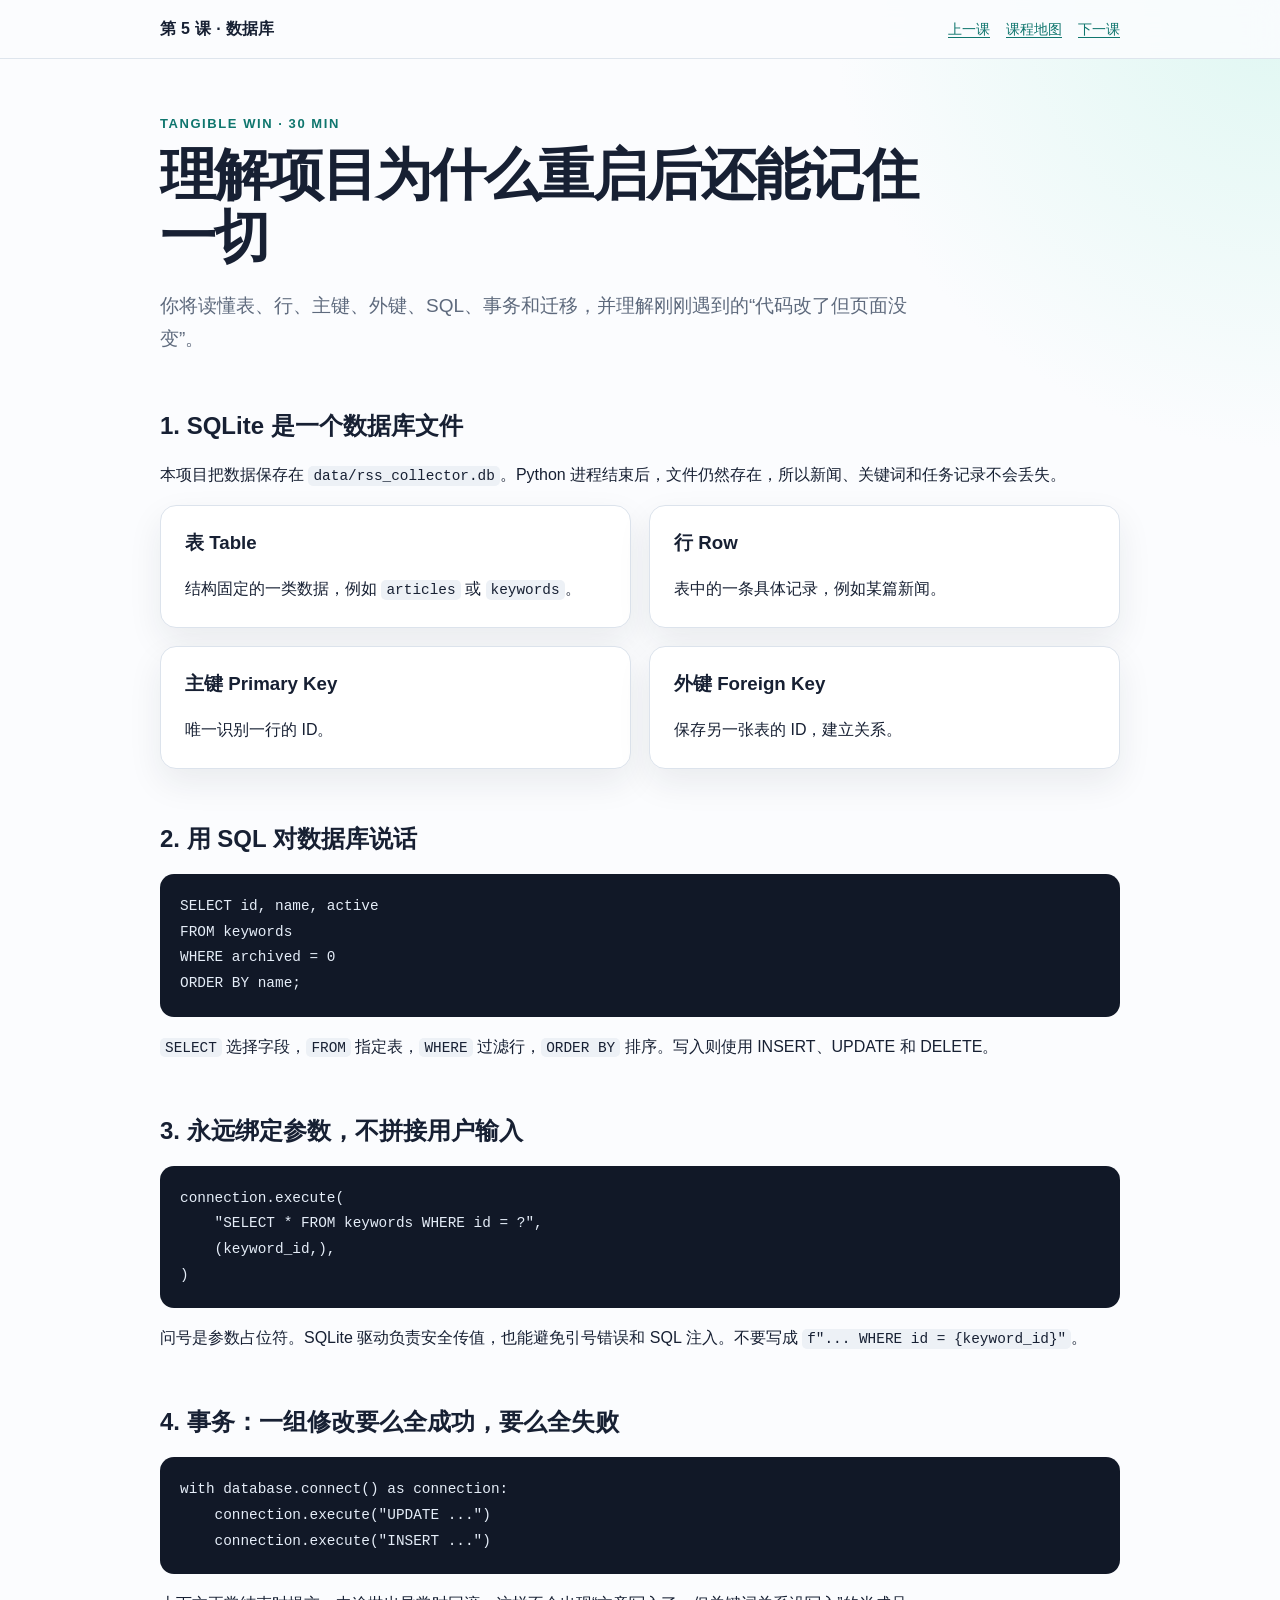
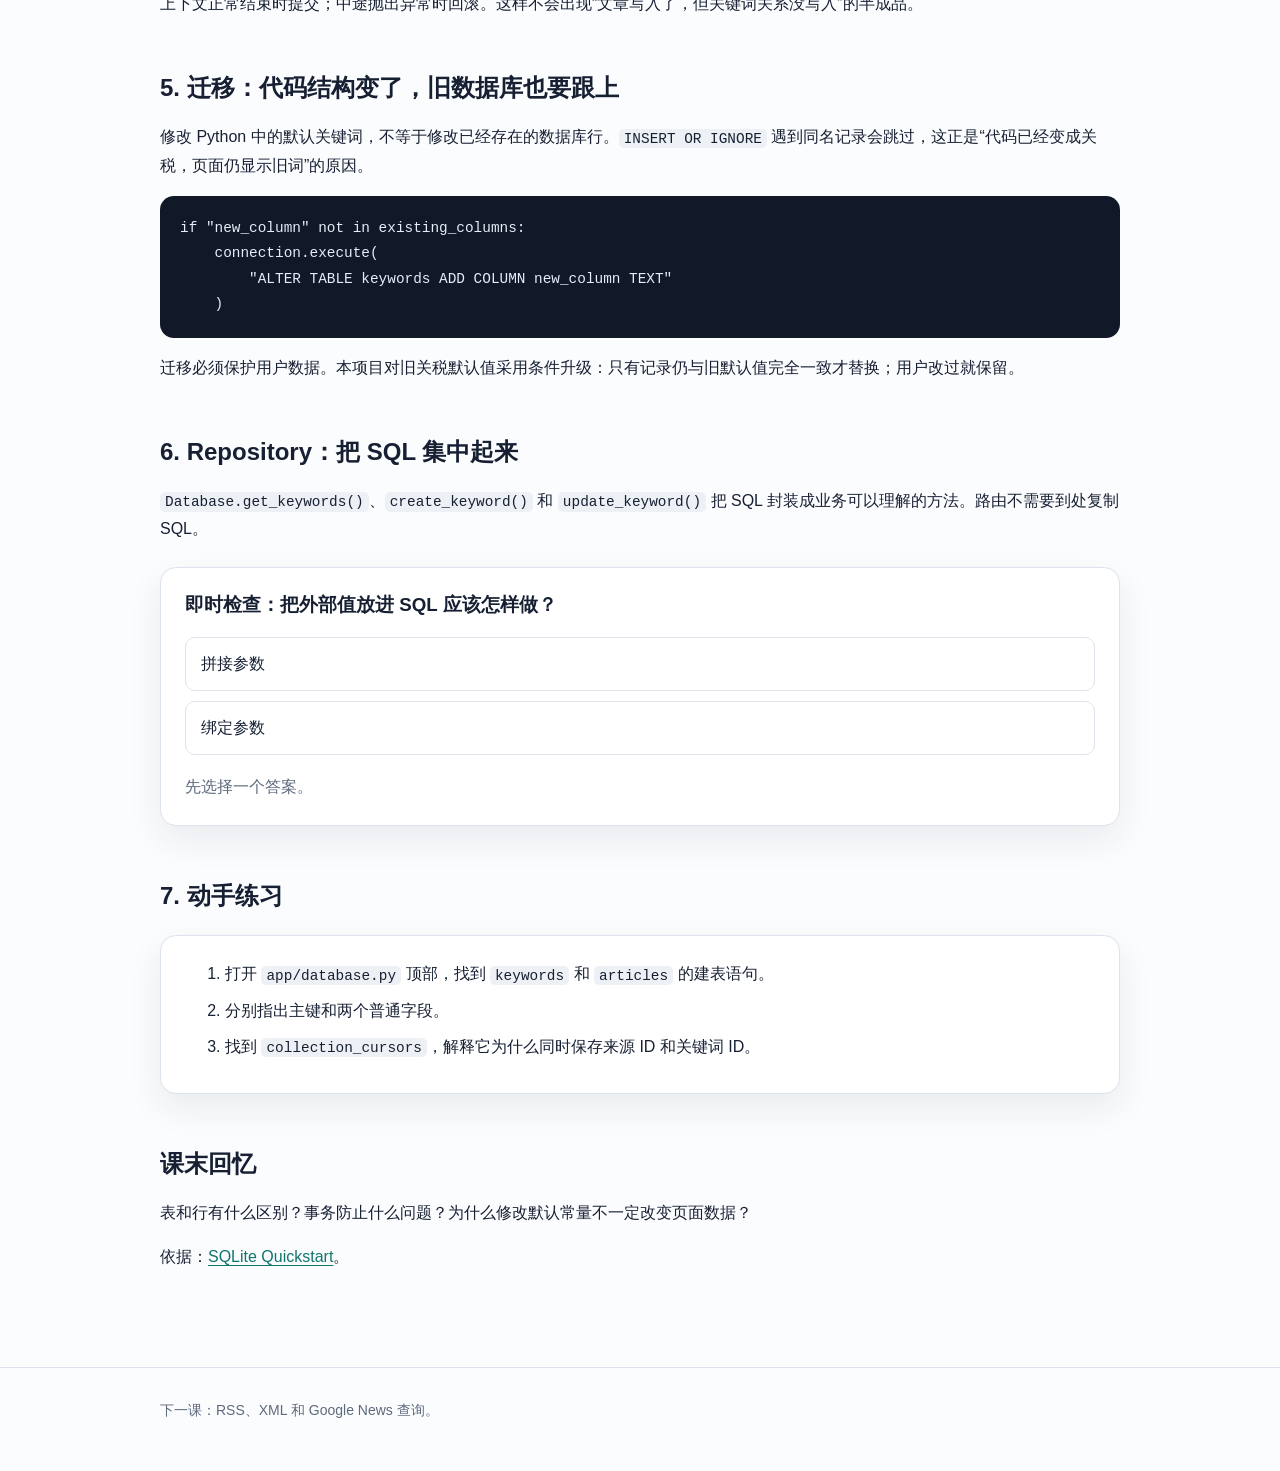
<file: lessons/0005-sqlite-and-persistence.html>
<!doctype html>
<html lang="zh-CN">
<head>
  <meta charset="utf-8">
  <meta name="viewport" content="width=device-width, initial-scale=1">
  <title>第 5 课：SQLite、SQL 与持久化</title>
  <link rel="stylesheet" href="../assets/course.css">
</head>
<body>
  <header class="topbar"><div class="shell"><span class="brand">第 5 课 · 数据库</span><nav class="nav"><a href="0004-http-fastapi-pydantic.html">上一课</a><a href="../reference/course-map.html">课程地图</a><a href="0006-rss-and-query-building.html">下一课</a></nav></div></header>
  <main class="shell">
    <p class="eyebrow">Tangible win · 30 min</p>
    <h1>理解项目为什么重启后还能记住一切</h1>
    <p class="lead">你将读懂表、行、主键、外键、SQL、事务和迁移，并理解刚刚遇到的“代码改了但页面没变”。</p>

    <h2>1. SQLite 是一个数据库文件</h2>
    <p>本项目把数据保存在 <code>data/rss_collector.db</code>。Python 进程结束后，文件仍然存在，所以新闻、关键词和任务记录不会丢失。</p>
    <div class="grid">
      <section class="card"><h3>表 Table</h3><p>结构固定的一类数据，例如 <code>articles</code> 或 <code>keywords</code>。</p></section>
      <section class="card"><h3>行 Row</h3><p>表中的一条具体记录，例如某篇新闻。</p></section>
      <section class="card"><h3>主键 Primary Key</h3><p>唯一识别一行的 ID。</p></section>
      <section class="card"><h3>外键 Foreign Key</h3><p>保存另一张表的 ID，建立关系。</p></section>
    </div>

    <h2>2. 用 SQL 对数据库说话</h2>
    <pre><code>SELECT id, name, active
FROM keywords
WHERE archived = 0
ORDER BY name;</code></pre>
    <p><code>SELECT</code> 选择字段，<code>FROM</code> 指定表，<code>WHERE</code> 过滤行，<code>ORDER BY</code> 排序。写入则使用 INSERT、UPDATE 和 DELETE。</p>

    <h2>3. 永远绑定参数，不拼接用户输入</h2>
    <pre><code>connection.execute(
    "SELECT * FROM keywords WHERE id = ?",
    (keyword_id,),
)</code></pre>
    <p>问号是参数占位符。SQLite 驱动负责安全传值，也能避免引号错误和 SQL 注入。不要写成 <code>f"... WHERE id = {keyword_id}"</code>。</p>

    <h2>4. 事务：一组修改要么全成功，要么全失败</h2>
    <pre><code>with database.connect() as connection:
    connection.execute("UPDATE ...")
    connection.execute("INSERT ...")</code></pre>
    <p>上下文正常结束时提交；中途抛出异常时回滚。这样不会出现“文章写入了，但关键词关系没写入”的半成品。</p>

    <h2>5. 迁移：代码结构变了，旧数据库也要跟上</h2>
    <p>修改 Python 中的默认关键词，不等于修改已经存在的数据库行。<code>INSERT OR IGNORE</code> 遇到同名记录会跳过，这正是“代码已经变成关税，页面仍显示旧词”的原因。</p>
    <pre><code>if "new_column" not in existing_columns:
    connection.execute(
        "ALTER TABLE keywords ADD COLUMN new_column TEXT"
    )</code></pre>
    <p>迁移必须保护用户数据。本项目对旧关税默认值采用条件升级：只有记录仍与旧默认值完全一致才替换；用户改过就保留。</p>

    <h2>6. Repository：把 SQL 集中起来</h2>
    <p><code>Database.get_keywords()</code>、<code>create_keyword()</code> 和 <code>update_keyword()</code> 把 SQL 封装成业务可以理解的方法。路由不需要到处复制 SQL。</p>

    <div class="quiz" data-quiz data-answer="B" data-correct-feedback="参数绑定让驱动安全处理值，避免把输入当成 SQL。" data-retry-feedback="想想问号占位符的目的。">
      <h3>即时检查：把外部值放进 SQL 应该怎样做？</h3>
      <div class="choices"><button class="choice" data-choice="A">拼接参数</button><button class="choice" data-choice="B">绑定参数</button></div>
      <p class="feedback" aria-live="polite">先选择一个答案。</p>
    </div>

    <h2>7. 动手练习</h2>
    <div class="card"><ol class="checklist"><li>打开 <code>app/database.py</code> 顶部，找到 <code>keywords</code> 和 <code>articles</code> 的建表语句。</li><li>分别指出主键和两个普通字段。</li><li>找到 <code>collection_cursors</code>，解释它为什么同时保存来源 ID 和关键词 ID。</li></ol></div>

    <h2>课末回忆</h2>
    <p>表和行有什么区别？事务防止什么问题？为什么修改默认常量不一定改变页面数据？</p>
    <p>依据：<a href="https://www.sqlite.org/quickstart.html">SQLite Quickstart</a>。</p>
  </main>
  <footer><div class="shell">下一课：RSS、XML 和 Google News 查询。</div></footer>
  <script src="../assets/quiz.js"></script>
</body>
</html>
</file>
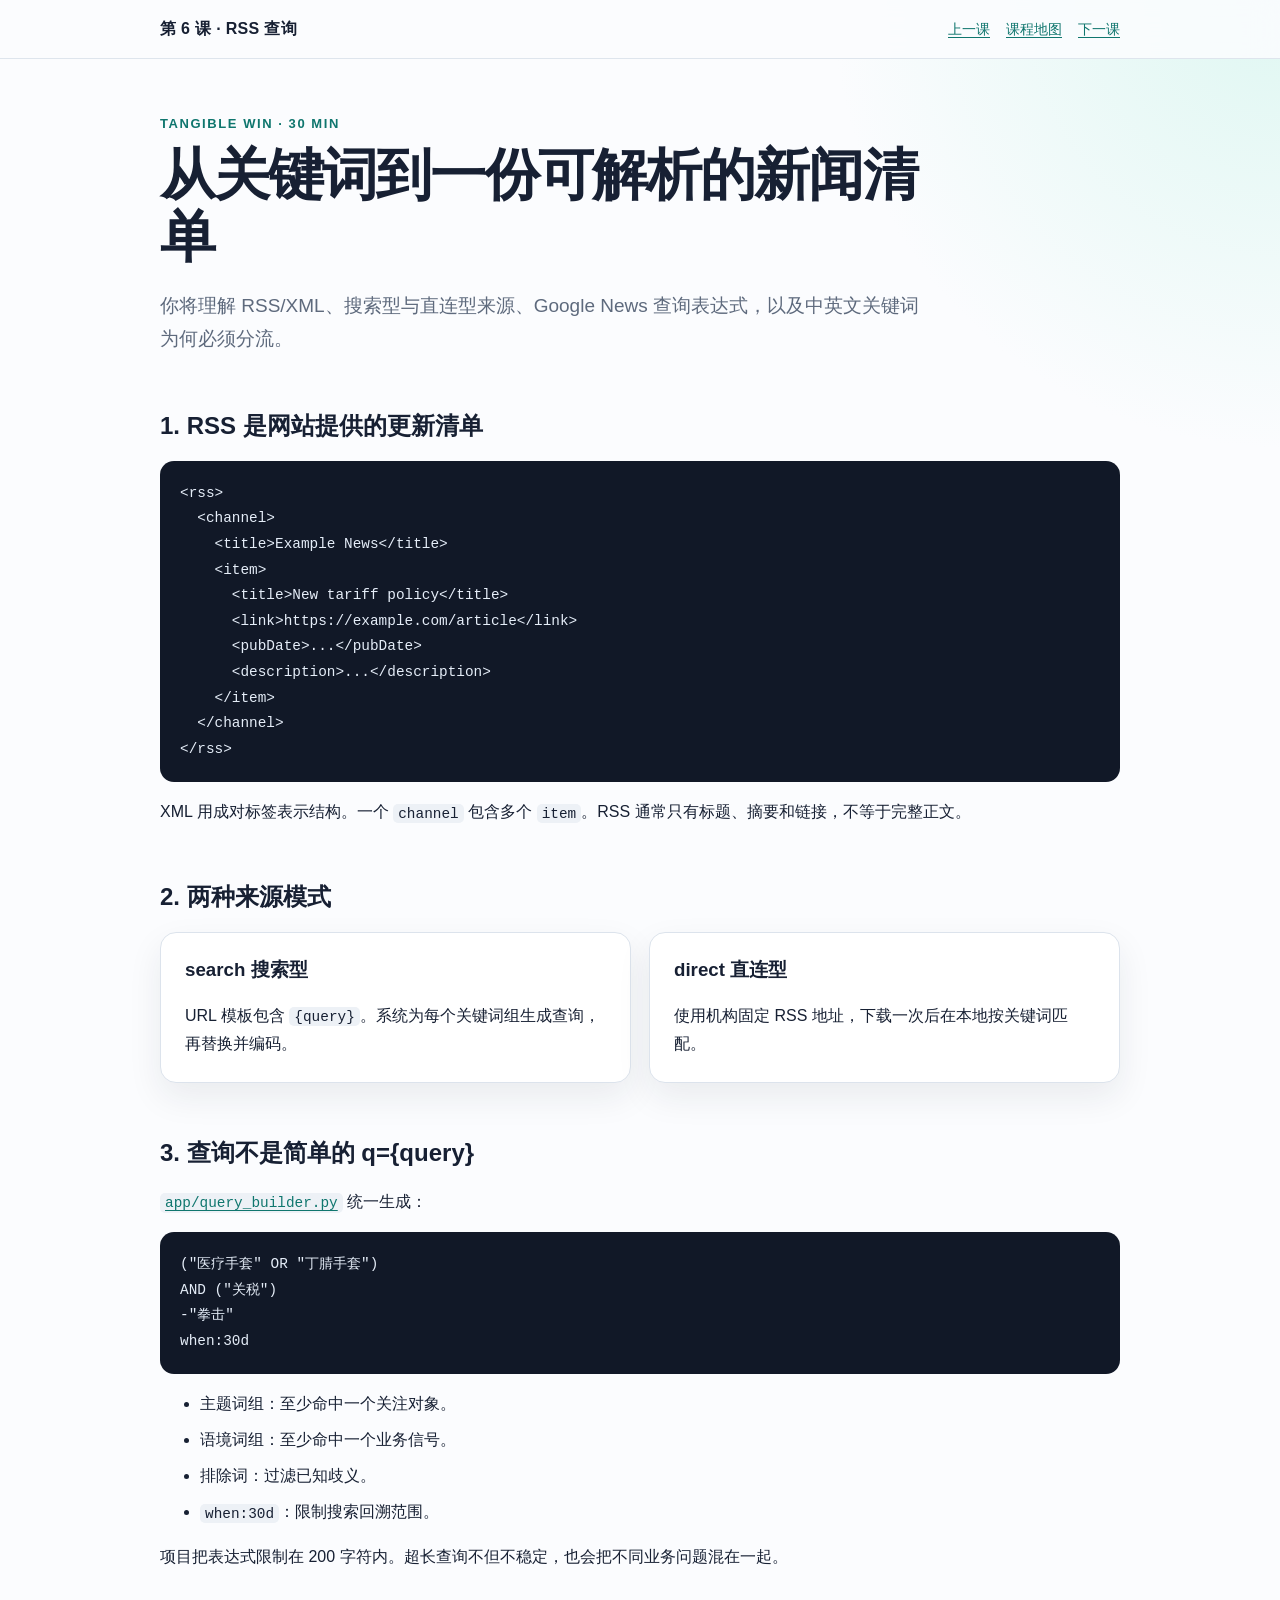
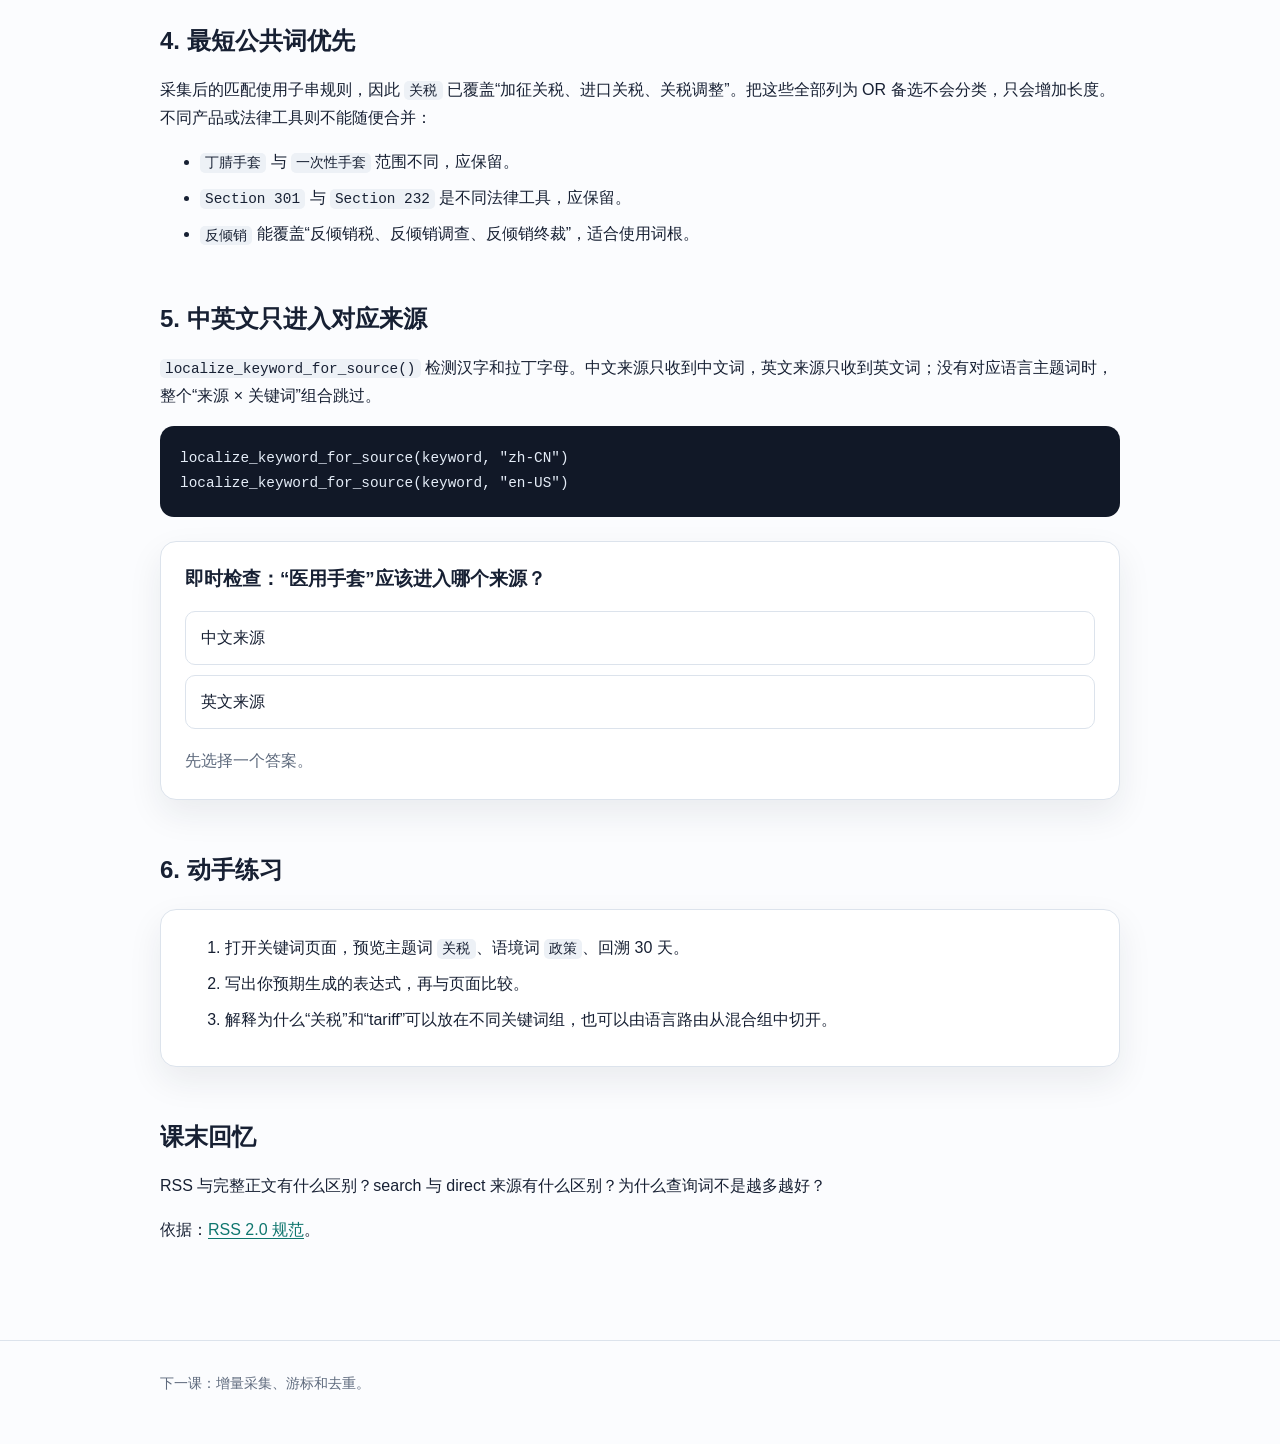
<file: lessons/0006-rss-and-query-building.html>
<!doctype html>
<html lang="zh-CN">
<head>
  <meta charset="utf-8">
  <meta name="viewport" content="width=device-width, initial-scale=1">
  <title>第 6 课：RSS、XML 与查询构造</title>
  <link rel="stylesheet" href="../assets/course.css">
</head>
<body>
  <header class="topbar"><div class="shell"><span class="brand">第 6 课 · RSS 查询</span><nav class="nav"><a href="0005-sqlite-and-persistence.html">上一课</a><a href="../reference/course-map.html">课程地图</a><a href="0007-collection-cursors-and-dedup.html">下一课</a></nav></div></header>
  <main class="shell">
    <p class="eyebrow">Tangible win · 30 min</p>
    <h1>从关键词到一份可解析的新闻清单</h1>
    <p class="lead">你将理解 RSS/XML、搜索型与直连型来源、Google News 查询表达式，以及中英文关键词为何必须分流。</p>

    <h2>1. RSS 是网站提供的更新清单</h2>
    <pre><code>&lt;rss&gt;
  &lt;channel&gt;
    &lt;title&gt;Example News&lt;/title&gt;
    &lt;item&gt;
      &lt;title&gt;New tariff policy&lt;/title&gt;
      &lt;link&gt;https://example.com/article&lt;/link&gt;
      &lt;pubDate&gt;...&lt;/pubDate&gt;
      &lt;description&gt;...&lt;/description&gt;
    &lt;/item&gt;
  &lt;/channel&gt;
&lt;/rss&gt;</code></pre>
    <p>XML 用成对标签表示结构。一个 <code>channel</code> 包含多个 <code>item</code>。RSS 通常只有标题、摘要和链接，不等于完整正文。</p>

    <h2>2. 两种来源模式</h2>
    <div class="grid">
      <section class="card"><h3>search 搜索型</h3><p>URL 模板包含 <code>{query}</code>。系统为每个关键词组生成查询，再替换并编码。</p></section>
      <section class="card"><h3>direct 直连型</h3><p>使用机构固定 RSS 地址，下载一次后在本地按关键词匹配。</p></section>
    </div>

    <h2>3. 查询不是简单的 q={query}</h2>
    <p><a href="../app/query_builder.py"><code>app/query_builder.py</code></a> 统一生成：</p>
    <pre><code>("医疗手套" OR "丁腈手套")
AND ("关税")
-"拳击"
when:30d</code></pre>
    <ul class="checklist">
      <li>主题词组：至少命中一个关注对象。</li>
      <li>语境词组：至少命中一个业务信号。</li>
      <li>排除词：过滤已知歧义。</li>
      <li><code>when:30d</code>：限制搜索回溯范围。</li>
    </ul>
    <p>项目把表达式限制在 200 字符内。超长查询不但不稳定，也会把不同业务问题混在一起。</p>

    <h2>4. 最短公共词优先</h2>
    <p>采集后的匹配使用子串规则，因此 <code>关税</code> 已覆盖“加征关税、进口关税、关税调整”。把这些全部列为 OR 备选不会分类，只会增加长度。不同产品或法律工具则不能随便合并：</p>
    <ul class="checklist">
      <li><code>丁腈手套</code> 与 <code>一次性手套</code> 范围不同，应保留。</li>
      <li><code>Section 301</code> 与 <code>Section 232</code> 是不同法律工具，应保留。</li>
      <li><code>反倾销</code> 能覆盖“反倾销税、反倾销调查、反倾销终裁”，适合使用词根。</li>
    </ul>

    <h2>5. 中英文只进入对应来源</h2>
    <p><code>localize_keyword_for_source()</code> 检测汉字和拉丁字母。中文来源只收到中文词，英文来源只收到英文词；没有对应语言主题词时，整个“来源 × 关键词”组合跳过。</p>
    <pre><code>localize_keyword_for_source(keyword, "zh-CN")
localize_keyword_for_source(keyword, "en-US")</code></pre>

    <div class="quiz" data-quiz data-answer="A" data-correct-feedback="含汉字的主题词会被保留给中文来源。" data-retry-feedback="语言路由先检测关键词使用的文字。">
      <h3>即时检查：“医用手套”应该进入哪个来源？</h3>
      <div class="choices"><button class="choice" data-choice="A">中文来源</button><button class="choice" data-choice="B">英文来源</button></div>
      <p class="feedback" aria-live="polite">先选择一个答案。</p>
    </div>

    <h2>6. 动手练习</h2>
    <div class="card"><ol class="checklist"><li>打开关键词页面，预览主题词 <code>关税</code>、语境词 <code>政策</code>、回溯 30 天。</li><li>写出你预期生成的表达式，再与页面比较。</li><li>解释为什么“关税”和“tariff”可以放在不同关键词组，也可以由语言路由从混合组中切开。</li></ol></div>

    <h2>课末回忆</h2>
    <p>RSS 与完整正文有什么区别？search 与 direct 来源有什么区别？为什么查询词不是越多越好？</p>
    <p>依据：<a href="https://www.rssboard.org/rss-specification">RSS 2.0 规范</a>。</p>
  </main>
  <footer><div class="shell">下一课：增量采集、游标和去重。</div></footer>
  <script src="../assets/quiz.js"></script>
</body>
</html>
</file>
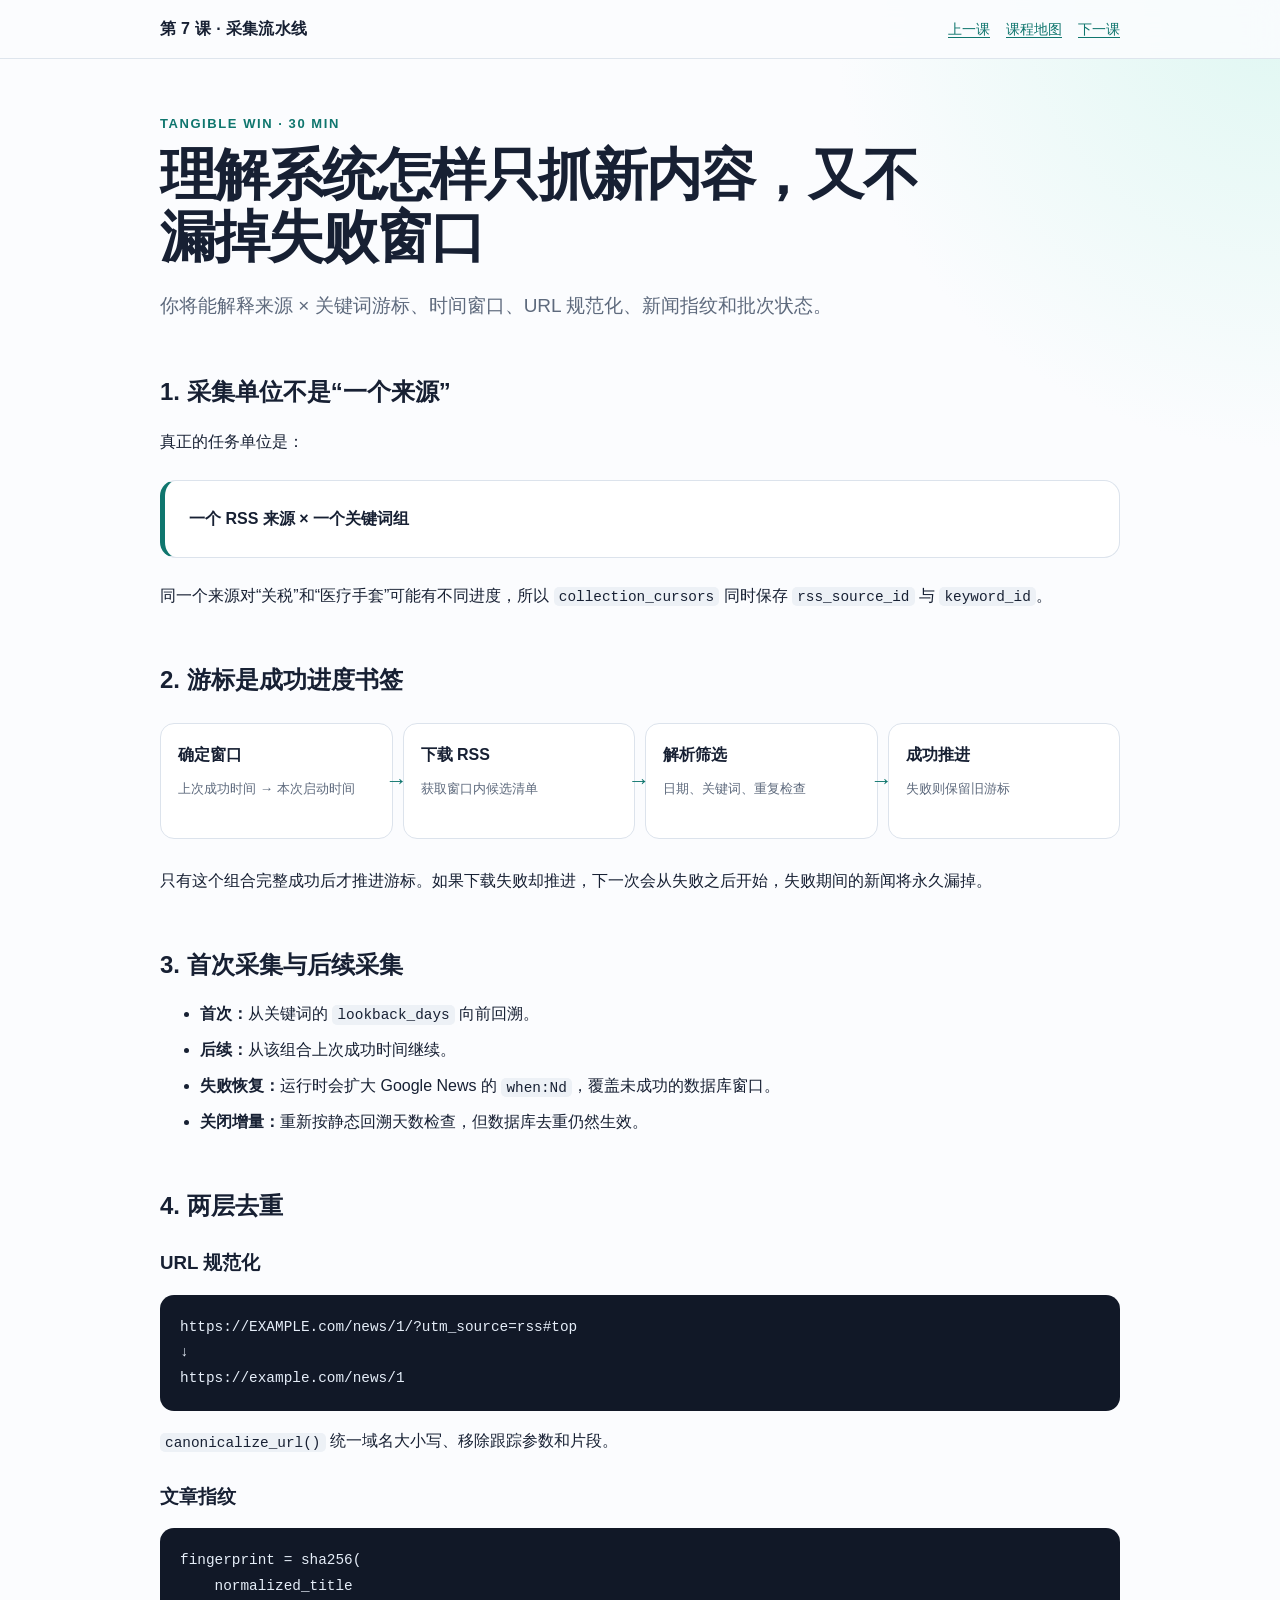
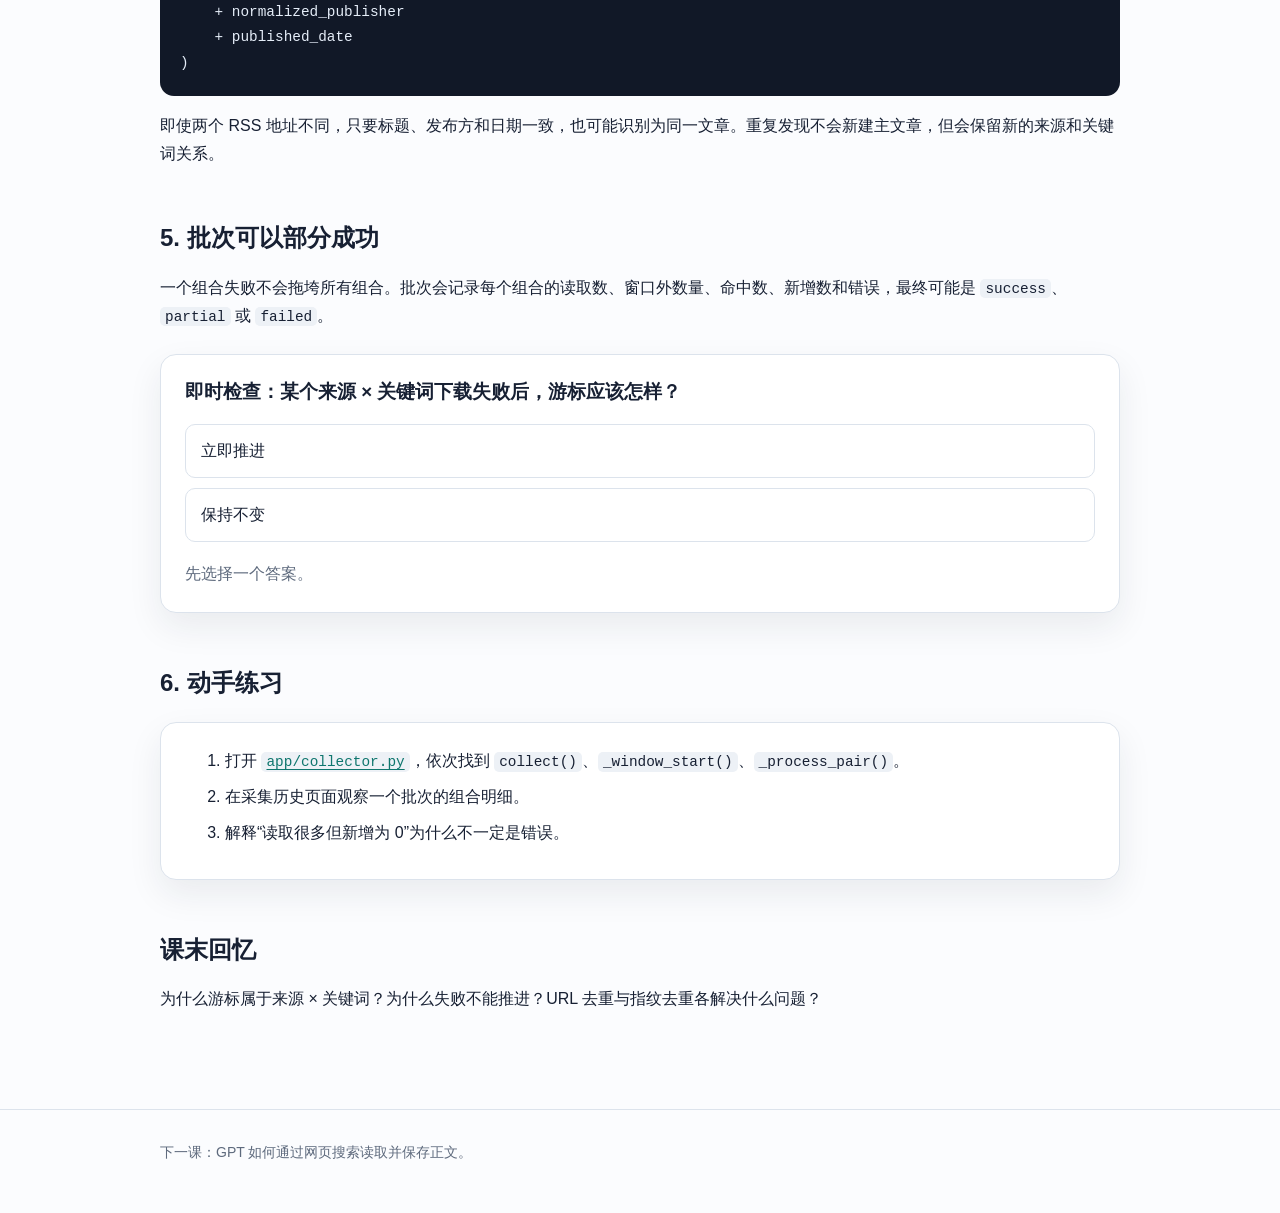
<file: lessons/0007-collection-cursors-and-dedup.html>
<!doctype html>
<html lang="zh-CN">
<head>
  <meta charset="utf-8">
  <meta name="viewport" content="width=device-width, initial-scale=1">
  <title>第 7 课：增量采集、游标与去重</title>
  <link rel="stylesheet" href="../assets/course.css">
</head>
<body>
  <header class="topbar"><div class="shell"><span class="brand">第 7 课 · 采集流水线</span><nav class="nav"><a href="0006-rss-and-query-building.html">上一课</a><a href="../reference/course-map.html">课程地图</a><a href="0008-gpt-web-content-reading.html">下一课</a></nav></div></header>
  <main class="shell">
    <p class="eyebrow">Tangible win · 30 min</p>
    <h1>理解系统怎样只抓新内容，又不漏掉失败窗口</h1>
    <p class="lead">你将能解释来源 × 关键词游标、时间窗口、URL 规范化、新闻指纹和批次状态。</p>

    <h2>1. 采集单位不是“一个来源”</h2>
    <p>真正的任务单位是：</p>
    <div class="callout"><strong>一个 RSS 来源 × 一个关键词组</strong></div>
    <p>同一个来源对“关税”和“医疗手套”可能有不同进度，所以 <code>collection_cursors</code> 同时保存 <code>rss_source_id</code> 与 <code>keyword_id</code>。</p>

    <h2>2. 游标是成功进度书签</h2>
    <div class="flow">
      <div class="flow-step"><strong>确定窗口</strong><small>上次成功时间 → 本次启动时间</small></div>
      <div class="flow-step"><strong>下载 RSS</strong><small>获取窗口内候选清单</small></div>
      <div class="flow-step"><strong>解析筛选</strong><small>日期、关键词、重复检查</small></div>
      <div class="flow-step"><strong>成功推进</strong><small>失败则保留旧游标</small></div>
    </div>
    <p>只有这个组合完整成功后才推进游标。如果下载失败却推进，下一次会从失败之后开始，失败期间的新闻将永久漏掉。</p>

    <h2>3. 首次采集与后续采集</h2>
    <ul class="checklist">
      <li><strong>首次：</strong>从关键词的 <code>lookback_days</code> 向前回溯。</li>
      <li><strong>后续：</strong>从该组合上次成功时间继续。</li>
      <li><strong>失败恢复：</strong>运行时会扩大 Google News 的 <code>when:Nd</code>，覆盖未成功的数据库窗口。</li>
      <li><strong>关闭增量：</strong>重新按静态回溯天数检查，但数据库去重仍然生效。</li>
    </ul>

    <h2>4. 两层去重</h2>
    <h3>URL 规范化</h3>
    <pre><code>https://EXAMPLE.com/news/1/?utm_source=rss#top
↓
https://example.com/news/1</code></pre>
    <p><code>canonicalize_url()</code> 统一域名大小写、移除跟踪参数和片段。</p>
    <h3>文章指纹</h3>
    <pre><code>fingerprint = sha256(
    normalized_title
    + normalized_publisher
    + published_date
)</code></pre>
    <p>即使两个 RSS 地址不同，只要标题、发布方和日期一致，也可能识别为同一文章。重复发现不会新建主文章，但会保留新的来源和关键词关系。</p>

    <h2>5. 批次可以部分成功</h2>
    <p>一个组合失败不会拖垮所有组合。批次会记录每个组合的读取数、窗口外数量、命中数、新增数和错误，最终可能是 <code>success</code>、<code>partial</code> 或 <code>failed</code>。</p>

    <div class="quiz" data-quiz data-answer="B" data-correct-feedback="失败时保留旧游标，下次才能重新覆盖失败时间窗。" data-retry-feedback="如果失败也前进，想想未读取的新闻会怎样。">
      <h3>即时检查：某个来源 × 关键词下载失败后，游标应该怎样？</h3>
      <div class="choices"><button class="choice" data-choice="A">立即推进</button><button class="choice" data-choice="B">保持不变</button></div>
      <p class="feedback" aria-live="polite">先选择一个答案。</p>
    </div>

    <h2>6. 动手练习</h2>
    <div class="card"><ol class="checklist"><li>打开 <a href="../app/collector.py"><code>app/collector.py</code></a>，依次找到 <code>collect()</code>、<code>_window_start()</code>、<code>_process_pair()</code>。</li><li>在采集历史页面观察一个批次的组合明细。</li><li>解释“读取很多但新增为 0”为什么不一定是错误。</li></ol></div>

    <h2>课末回忆</h2>
    <p>为什么游标属于来源 × 关键词？为什么失败不能推进？URL 去重与指纹去重各解决什么问题？</p>
  </main>
  <footer><div class="shell">下一课：GPT 如何通过网页搜索读取并保存正文。</div></footer>
  <script src="../assets/quiz.js"></script>
</body>
</html>
</file>
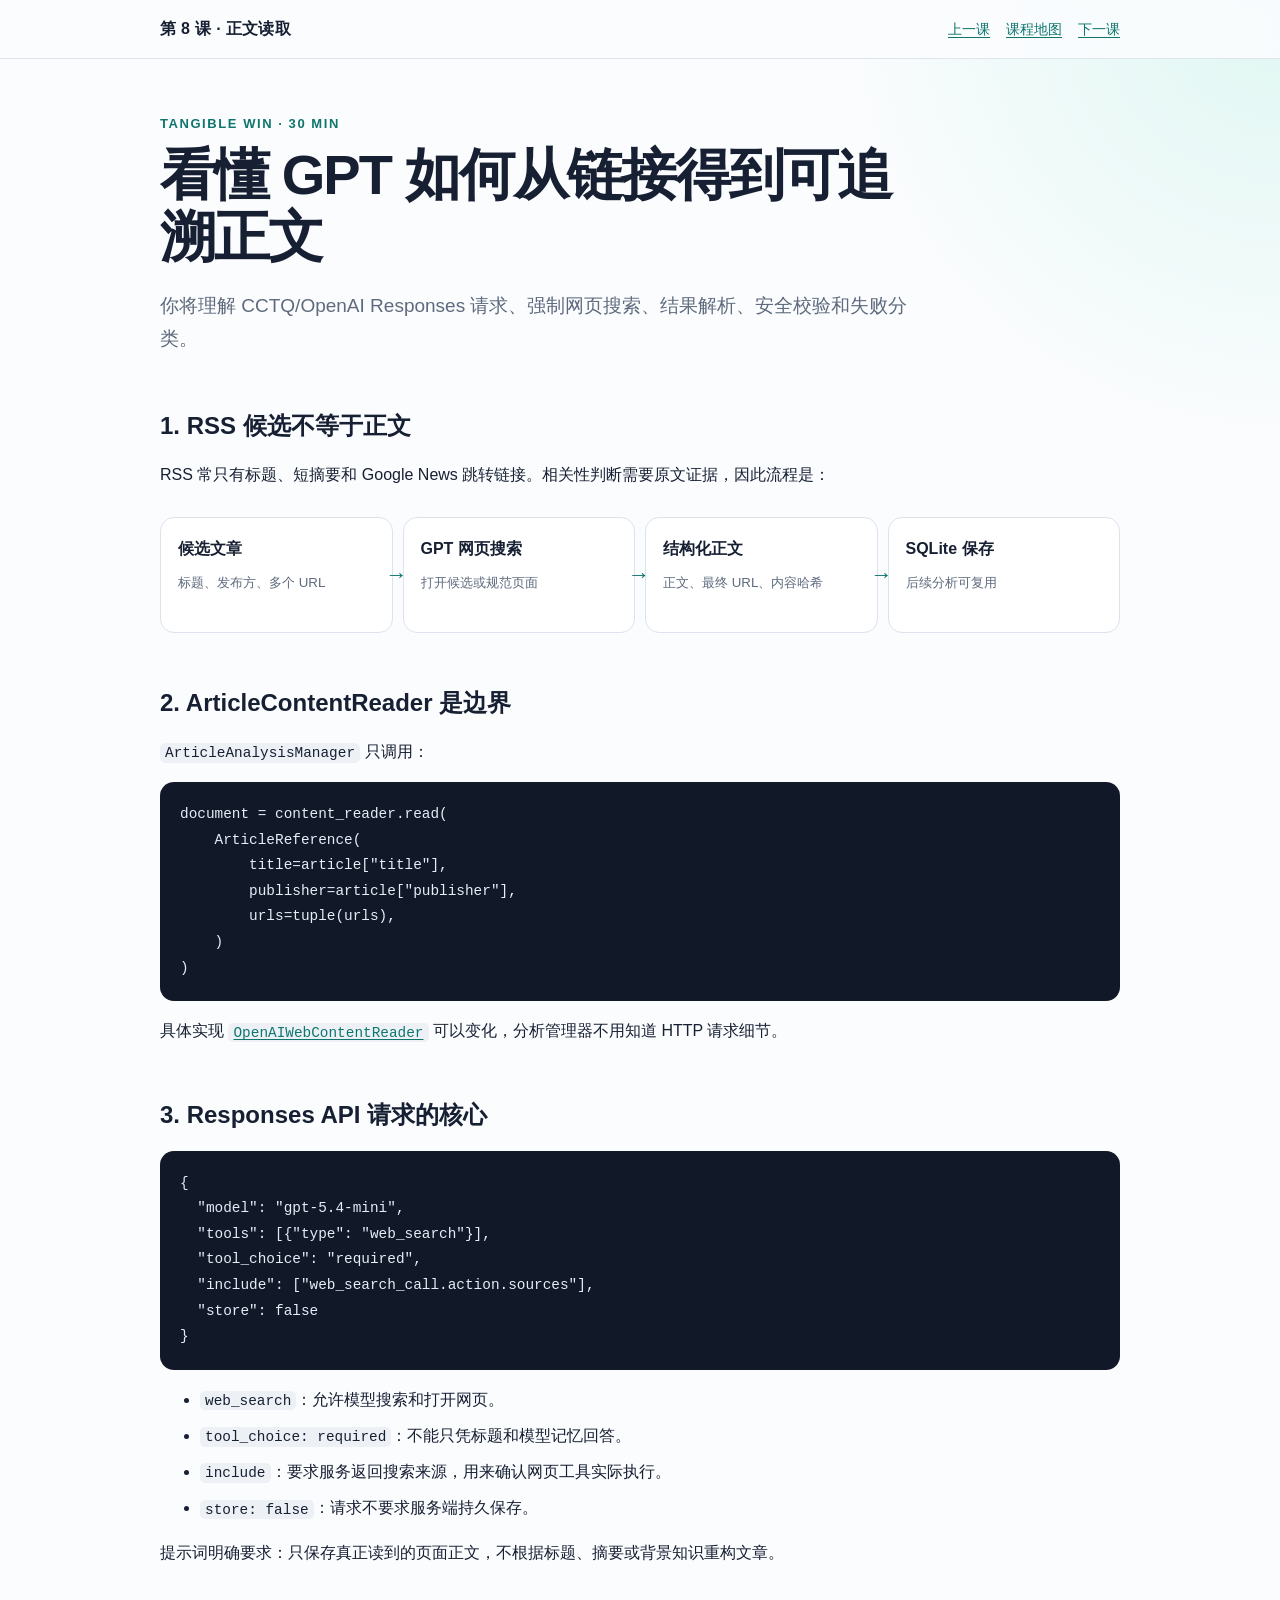
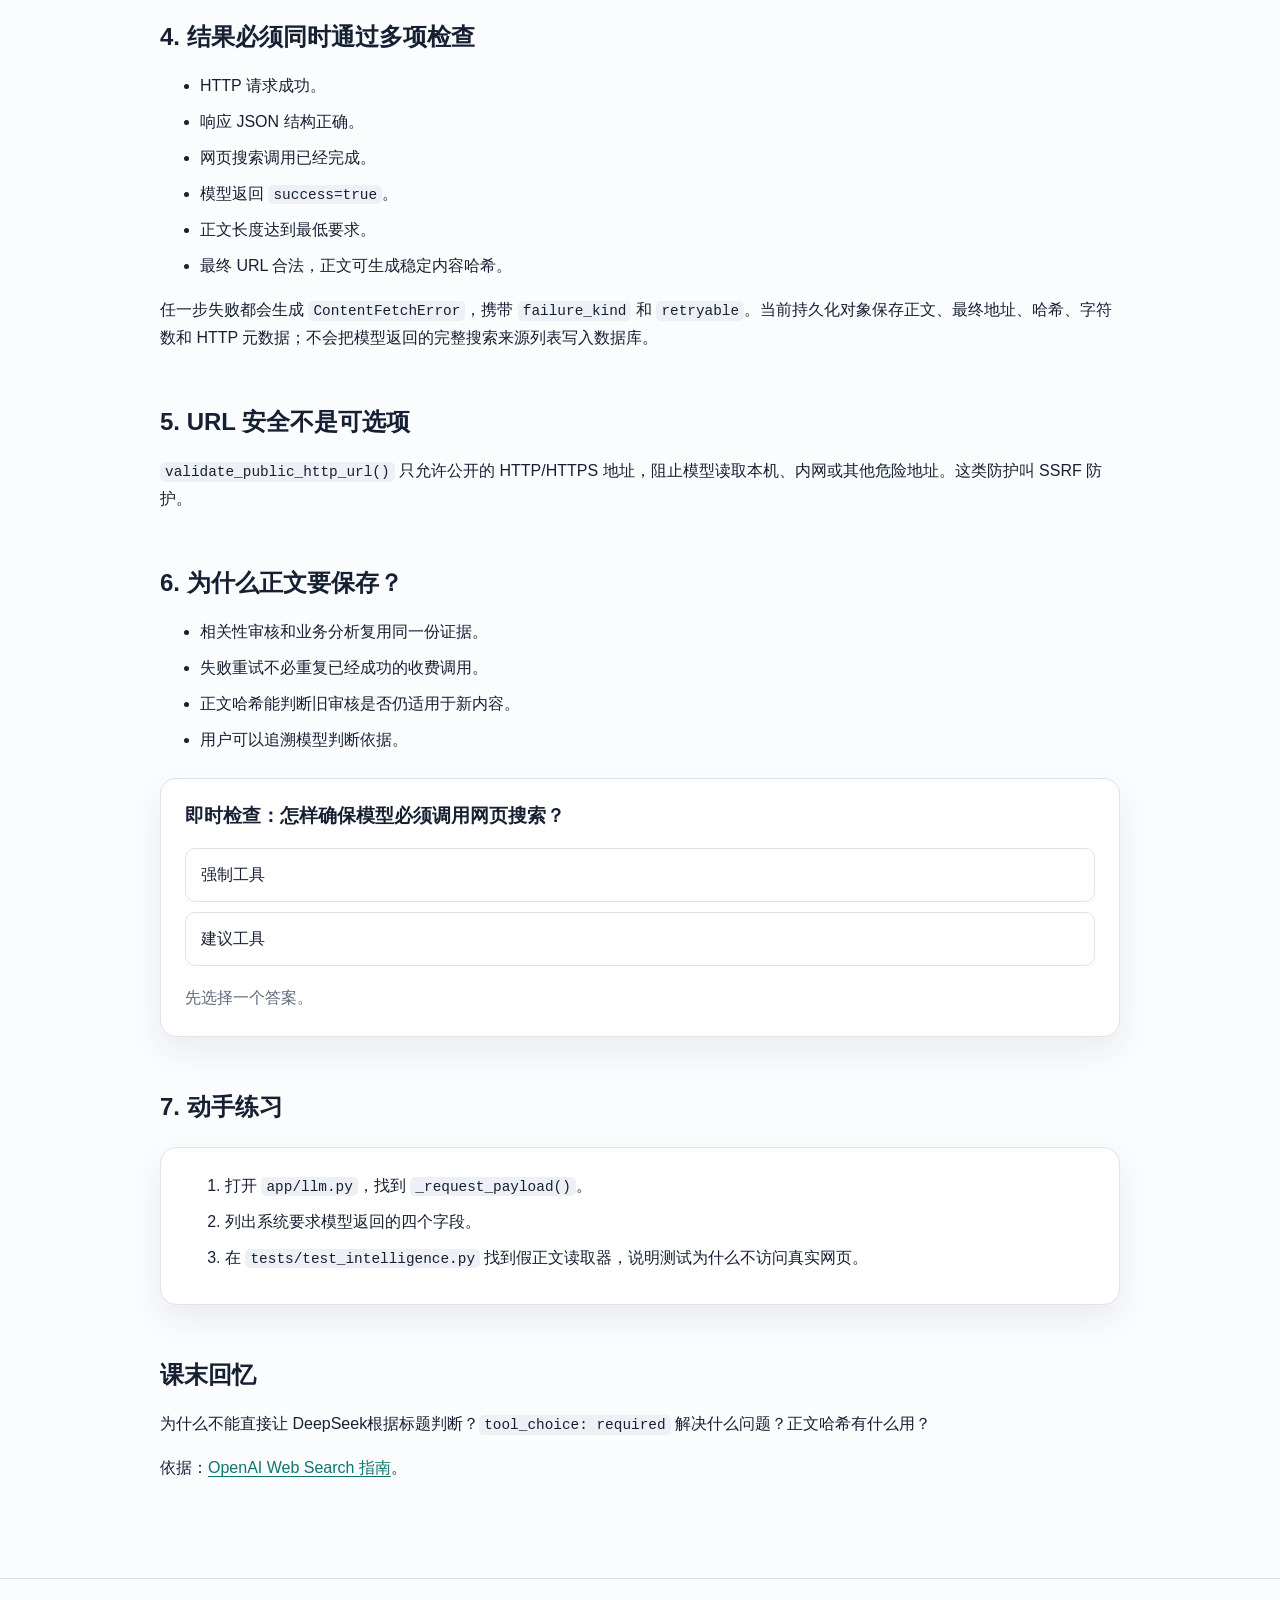
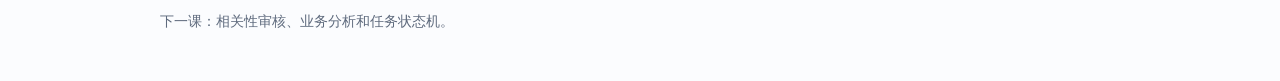
<file: lessons/0008-gpt-web-content-reading.html>
<!doctype html>
<html lang="zh-CN">
<head>
  <meta charset="utf-8">
  <meta name="viewport" content="width=device-width, initial-scale=1">
  <title>第 8 课：GPT 网页读取与证据保存</title>
  <link rel="stylesheet" href="../assets/course.css">
</head>
<body>
  <header class="topbar"><div class="shell"><span class="brand">第 8 课 · 正文读取</span><nav class="nav"><a href="0007-collection-cursors-and-dedup.html">上一课</a><a href="../reference/course-map.html">课程地图</a><a href="0009-deepseek-analysis-state-machine.html">下一课</a></nav></div></header>
  <main class="shell">
    <p class="eyebrow">Tangible win · 30 min</p>
    <h1>看懂 GPT 如何从链接得到可追溯正文</h1>
    <p class="lead">你将理解 CCTQ/OpenAI Responses 请求、强制网页搜索、结果解析、安全校验和失败分类。</p>

    <h2>1. RSS 候选不等于正文</h2>
    <p>RSS 常只有标题、短摘要和 Google News 跳转链接。相关性判断需要原文证据，因此流程是：</p>
    <div class="flow">
      <div class="flow-step"><strong>候选文章</strong><small>标题、发布方、多个 URL</small></div>
      <div class="flow-step"><strong>GPT 网页搜索</strong><small>打开候选或规范页面</small></div>
      <div class="flow-step"><strong>结构化正文</strong><small>正文、最终 URL、内容哈希</small></div>
      <div class="flow-step"><strong>SQLite 保存</strong><small>后续分析可复用</small></div>
    </div>

    <h2>2. ArticleContentReader 是边界</h2>
    <p><code>ArticleAnalysisManager</code> 只调用：</p>
    <pre><code>document = content_reader.read(
    ArticleReference(
        title=article["title"],
        publisher=article["publisher"],
        urls=tuple(urls),
    )
)</code></pre>
    <p>具体实现 <a href="../app/llm.py"><code>OpenAIWebContentReader</code></a> 可以变化，分析管理器不用知道 HTTP 请求细节。</p>

    <h2>3. Responses API 请求的核心</h2>
    <pre><code>{
  "model": "gpt-5.4-mini",
  "tools": [{"type": "web_search"}],
  "tool_choice": "required",
  "include": ["web_search_call.action.sources"],
  "store": false
}</code></pre>
    <ul class="checklist">
      <li><code>web_search</code>：允许模型搜索和打开网页。</li>
      <li><code>tool_choice: required</code>：不能只凭标题和模型记忆回答。</li>
      <li><code>include</code>：要求服务返回搜索来源，用来确认网页工具实际执行。</li>
      <li><code>store: false</code>：请求不要求服务端持久保存。</li>
    </ul>
    <p>提示词明确要求：只保存真正读到的页面正文，不根据标题、摘要或背景知识重构文章。</p>

    <h2>4. 结果必须同时通过多项检查</h2>
    <ul class="checklist">
      <li>HTTP 请求成功。</li>
      <li>响应 JSON 结构正确。</li>
      <li>网页搜索调用已经完成。</li>
      <li>模型返回 <code>success=true</code>。</li>
      <li>正文长度达到最低要求。</li>
      <li>最终 URL 合法，正文可生成稳定内容哈希。</li>
    </ul>
    <p>任一步失败都会生成 <code>ContentFetchError</code>，携带 <code>failure_kind</code> 和 <code>retryable</code>。当前持久化对象保存正文、最终地址、哈希、字符数和 HTTP 元数据；不会把模型返回的完整搜索来源列表写入数据库。</p>

    <h2>5. URL 安全不是可选项</h2>
    <p><code>validate_public_http_url()</code> 只允许公开的 HTTP/HTTPS 地址，阻止模型读取本机、内网或其他危险地址。这类防护叫 SSRF 防护。</p>

    <h2>6. 为什么正文要保存？</h2>
    <ul class="checklist">
      <li>相关性审核和业务分析复用同一份证据。</li>
      <li>失败重试不必重复已经成功的收费调用。</li>
      <li>正文哈希能判断旧审核是否仍适用于新内容。</li>
      <li>用户可以追溯模型判断依据。</li>
    </ul>

    <div class="quiz" data-quiz data-answer="A" data-correct-feedback="required 强制模型实际使用网页搜索工具。" data-retry-feedback="想想怎样防止模型只根据标题猜正文。">
      <h3>即时检查：怎样确保模型必须调用网页搜索？</h3>
      <div class="choices"><button class="choice" data-choice="A">强制工具</button><button class="choice" data-choice="B">建议工具</button></div>
      <p class="feedback" aria-live="polite">先选择一个答案。</p>
    </div>

    <h2>7. 动手练习</h2>
    <div class="card"><ol class="checklist"><li>打开 <code>app/llm.py</code>，找到 <code>_request_payload()</code>。</li><li>列出系统要求模型返回的四个字段。</li><li>在 <code>tests/test_intelligence.py</code> 找到假正文读取器，说明测试为什么不访问真实网页。</li></ol></div>

    <h2>课末回忆</h2>
    <p>为什么不能直接让 DeepSeek根据标题判断？<code>tool_choice: required</code> 解决什么问题？正文哈希有什么用？</p>
    <p>依据：<a href="https://developers.openai.com/api/docs/guides/tools-web-search">OpenAI Web Search 指南</a>。</p>
  </main>
  <footer><div class="shell">下一课：相关性审核、业务分析和任务状态机。</div></footer>
  <script src="../assets/quiz.js"></script>
</body>
</html>
</file>
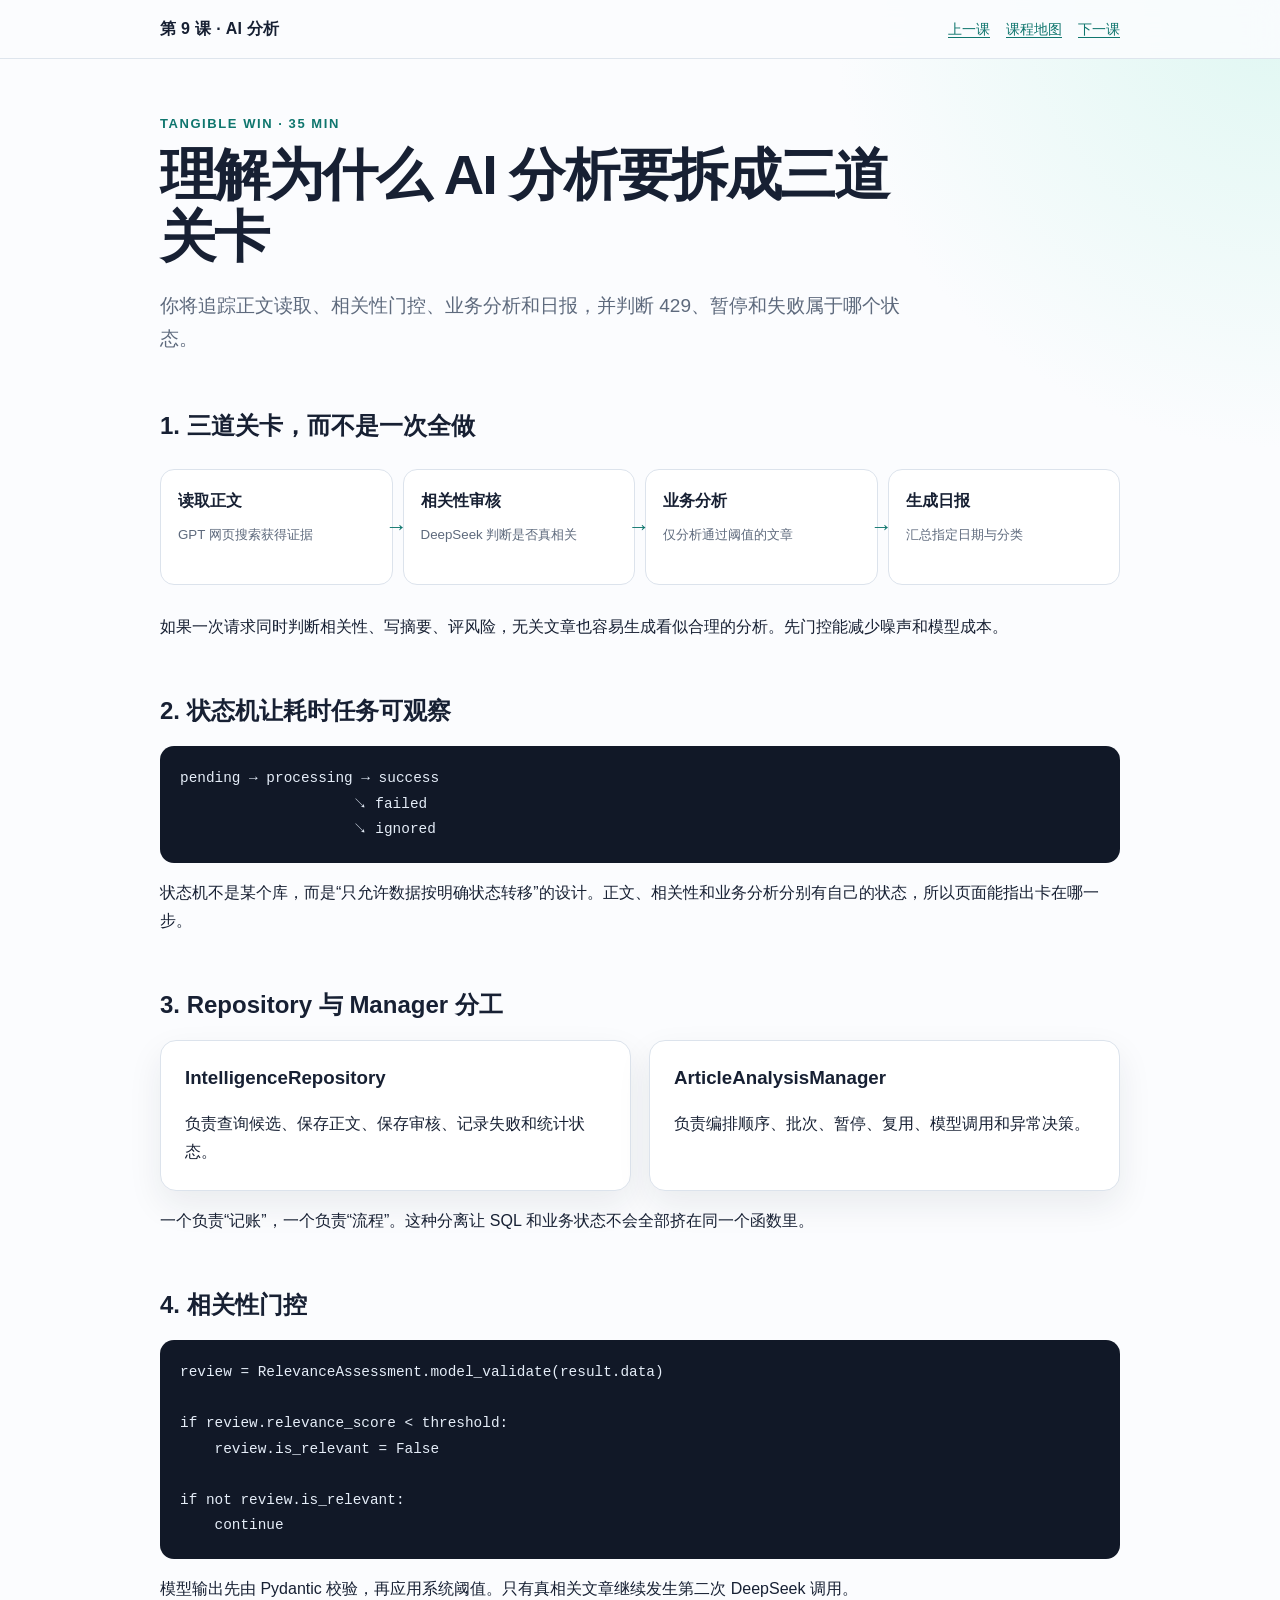
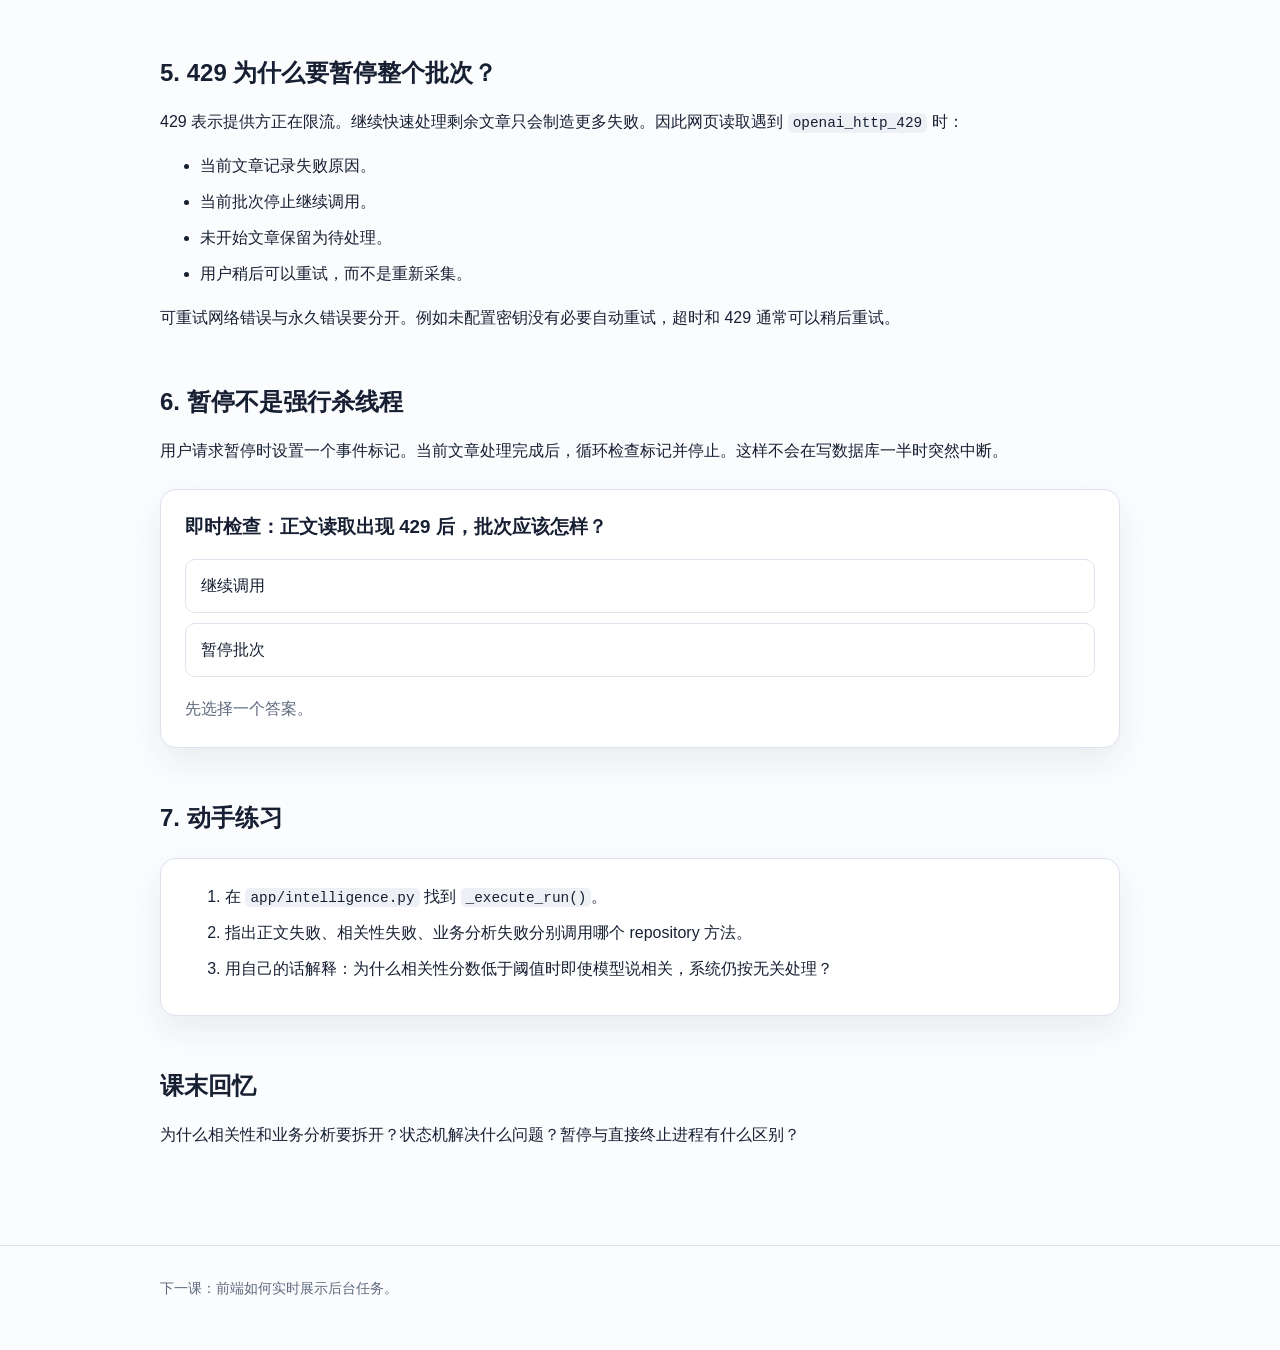
<file: lessons/0009-deepseek-analysis-state-machine.html>
<!doctype html>
<html lang="zh-CN">
<head>
  <meta charset="utf-8">
  <meta name="viewport" content="width=device-width, initial-scale=1">
  <title>第 9 课：DeepSeek 分析、状态机与重试</title>
  <link rel="stylesheet" href="../assets/course.css">
</head>
<body>
  <header class="topbar"><div class="shell"><span class="brand">第 9 课 · AI 分析</span><nav class="nav"><a href="0008-gpt-web-content-reading.html">上一课</a><a href="../reference/course-map.html">课程地图</a><a href="0010-frontend-and-live-polling.html">下一课</a></nav></div></header>
  <main class="shell">
    <p class="eyebrow">Tangible win · 35 min</p>
    <h1>理解为什么 AI 分析要拆成三道关卡</h1>
    <p class="lead">你将追踪正文读取、相关性门控、业务分析和日报，并判断 429、暂停和失败属于哪个状态。</p>

    <h2>1. 三道关卡，而不是一次全做</h2>
    <div class="flow">
      <div class="flow-step"><strong>读取正文</strong><small>GPT 网页搜索获得证据</small></div>
      <div class="flow-step"><strong>相关性审核</strong><small>DeepSeek 判断是否真相关</small></div>
      <div class="flow-step"><strong>业务分析</strong><small>仅分析通过阈值的文章</small></div>
      <div class="flow-step"><strong>生成日报</strong><small>汇总指定日期与分类</small></div>
    </div>
    <p>如果一次请求同时判断相关性、写摘要、评风险，无关文章也容易生成看似合理的分析。先门控能减少噪声和模型成本。</p>

    <h2>2. 状态机让耗时任务可观察</h2>
    <pre><code>pending → processing → success
                    ↘ failed
                    ↘ ignored</code></pre>
    <p>状态机不是某个库，而是“只允许数据按明确状态转移”的设计。正文、相关性和业务分析分别有自己的状态，所以页面能指出卡在哪一步。</p>

    <h2>3. Repository 与 Manager 分工</h2>
    <div class="grid">
      <section class="card"><h3>IntelligenceRepository</h3><p>负责查询候选、保存正文、保存审核、记录失败和统计状态。</p></section>
      <section class="card"><h3>ArticleAnalysisManager</h3><p>负责编排顺序、批次、暂停、复用、模型调用和异常决策。</p></section>
    </div>
    <p>一个负责“记账”，一个负责“流程”。这种分离让 SQL 和业务状态不会全部挤在同一个函数里。</p>

    <h2>4. 相关性门控</h2>
    <pre><code>review = RelevanceAssessment.model_validate(result.data)

if review.relevance_score &lt; threshold:
    review.is_relevant = False

if not review.is_relevant:
    continue</code></pre>
    <p>模型输出先由 Pydantic 校验，再应用系统阈值。只有真相关文章继续发生第二次 DeepSeek 调用。</p>

    <h2>5. 429 为什么要暂停整个批次？</h2>
    <p>429 表示提供方正在限流。继续快速处理剩余文章只会制造更多失败。因此网页读取遇到 <code>openai_http_429</code> 时：</p>
    <ul class="checklist">
      <li>当前文章记录失败原因。</li>
      <li>当前批次停止继续调用。</li>
      <li>未开始文章保留为待处理。</li>
      <li>用户稍后可以重试，而不是重新采集。</li>
    </ul>
    <p>可重试网络错误与永久错误要分开。例如未配置密钥没有必要自动重试，超时和 429 通常可以稍后重试。</p>

    <h2>6. 暂停不是强行杀线程</h2>
    <p>用户请求暂停时设置一个事件标记。当前文章处理完成后，循环检查标记并停止。这样不会在写数据库一半时突然中断。</p>

    <div class="quiz" data-quiz data-answer="B" data-correct-feedback="限流时继续调用只会扩大失败，剩余文章应保留待处理。" data-retry-feedback="429 是提供方要求降低请求速度。">
      <h3>即时检查：正文读取出现 429 后，批次应该怎样？</h3>
      <div class="choices"><button class="choice" data-choice="A">继续调用</button><button class="choice" data-choice="B">暂停批次</button></div>
      <p class="feedback" aria-live="polite">先选择一个答案。</p>
    </div>

    <h2>7. 动手练习</h2>
    <div class="card"><ol class="checklist"><li>在 <code>app/intelligence.py</code> 找到 <code>_execute_run()</code>。</li><li>指出正文失败、相关性失败、业务分析失败分别调用哪个 repository 方法。</li><li>用自己的话解释：为什么相关性分数低于阈值时即使模型说相关，系统仍按无关处理？</li></ol></div>

    <h2>课末回忆</h2>
    <p>为什么相关性和业务分析要拆开？状态机解决什么问题？暂停与直接终止进程有什么区别？</p>
  </main>
  <footer><div class="shell">下一课：前端如何实时展示后台任务。</div></footer>
  <script src="../assets/quiz.js"></script>
</body>
</html>
</file>
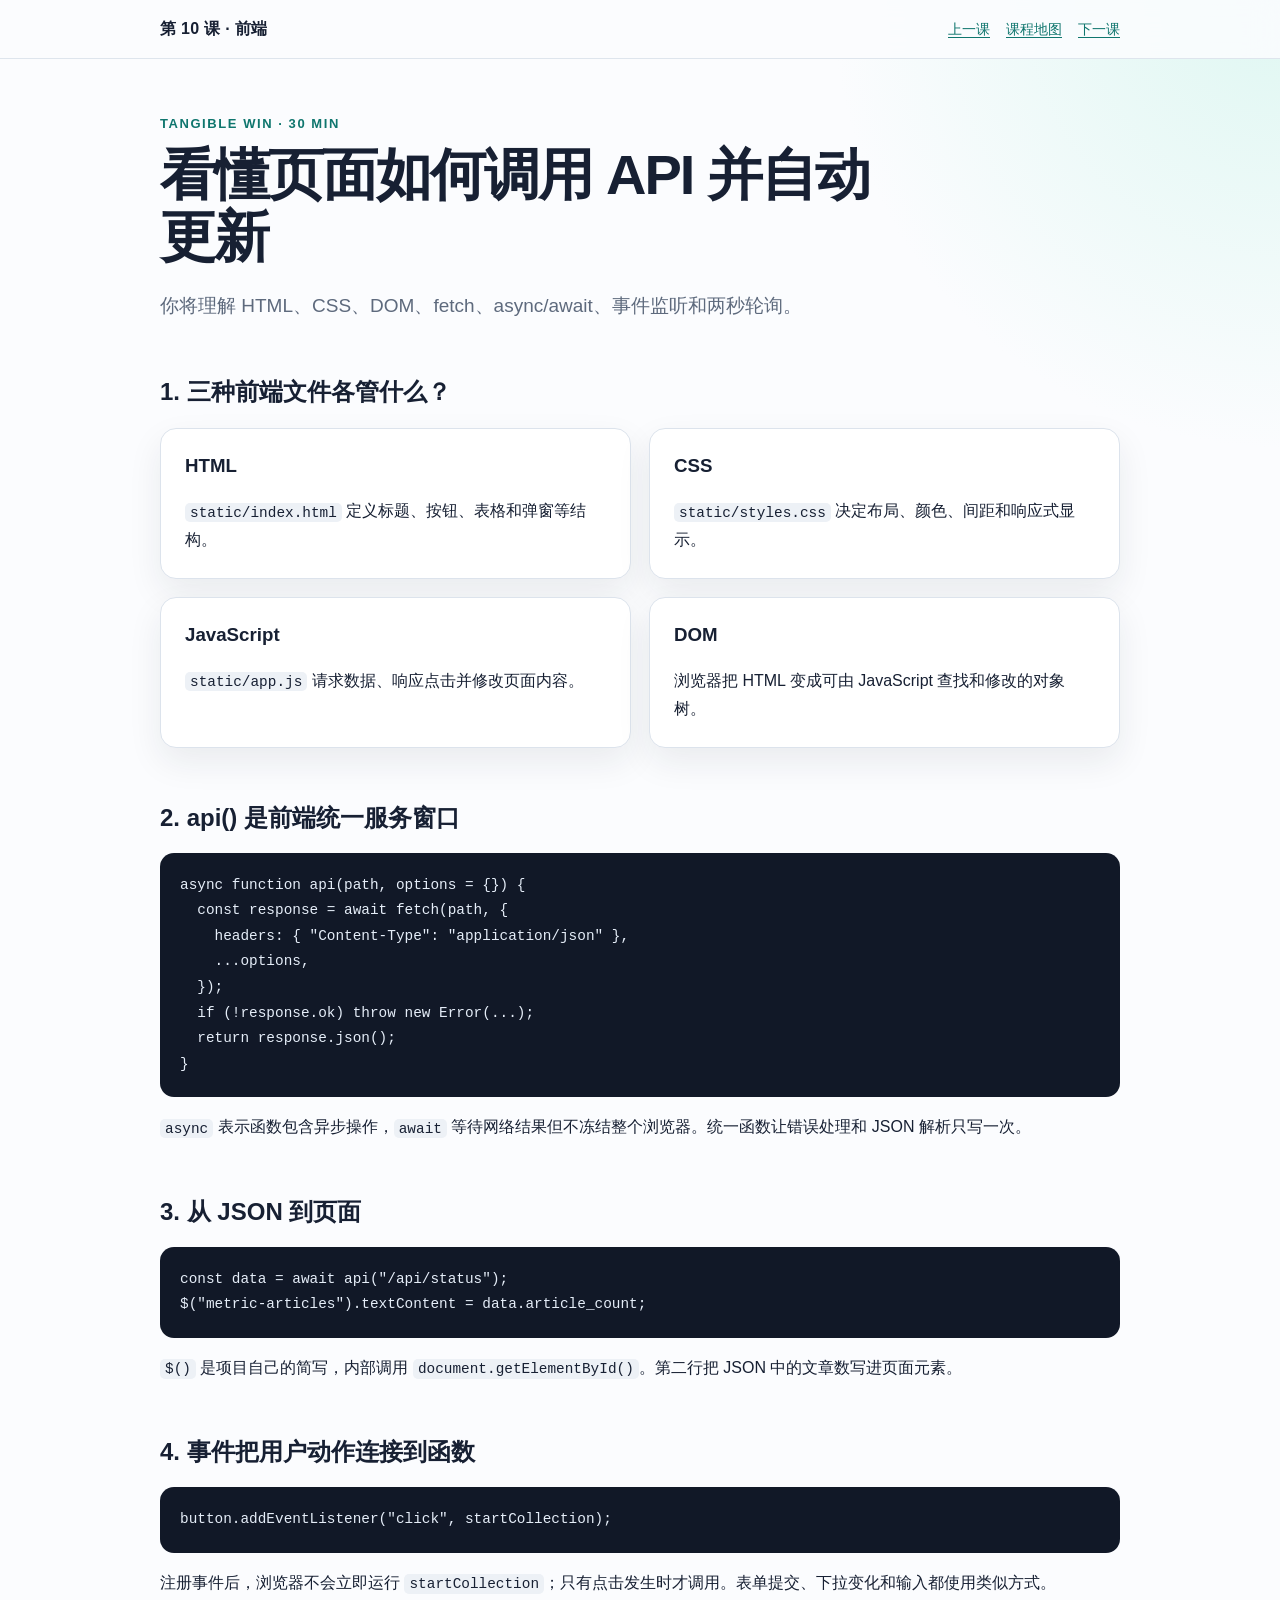
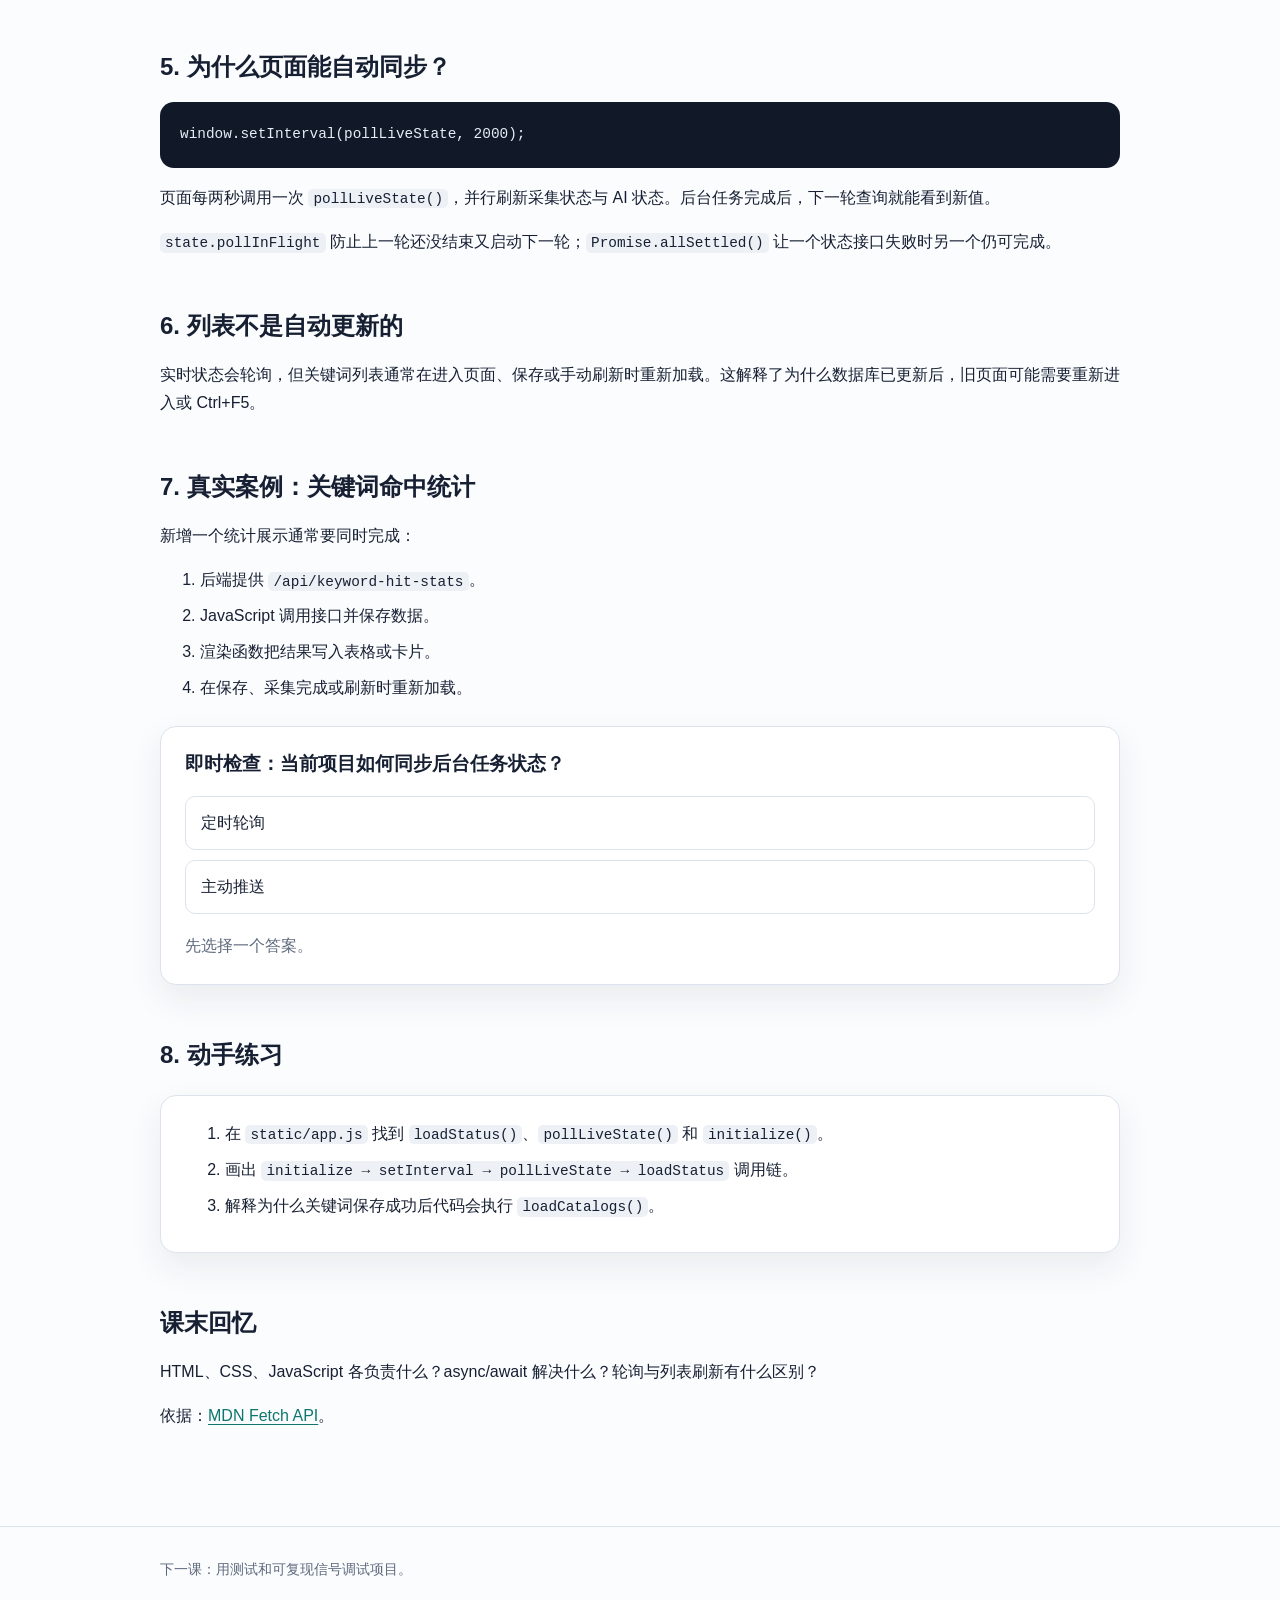
<file: lessons/0010-frontend-and-live-polling.html>
<!doctype html>
<html lang="zh-CN">
<head>
  <meta charset="utf-8">
  <meta name="viewport" content="width=device-width, initial-scale=1">
  <title>第 10 课：前端与实时轮询</title>
  <link rel="stylesheet" href="../assets/course.css">
</head>
<body>
  <header class="topbar"><div class="shell"><span class="brand">第 10 课 · 前端</span><nav class="nav"><a href="0009-deepseek-analysis-state-machine.html">上一课</a><a href="../reference/course-map.html">课程地图</a><a href="0011-testing-debugging-and-security.html">下一课</a></nav></div></header>
  <main class="shell">
    <p class="eyebrow">Tangible win · 30 min</p>
    <h1>看懂页面如何调用 API 并自动更新</h1>
    <p class="lead">你将理解 HTML、CSS、DOM、fetch、async/await、事件监听和两秒轮询。</p>

    <h2>1. 三种前端文件各管什么？</h2>
    <div class="grid">
      <section class="card"><h3>HTML</h3><p><code>static/index.html</code> 定义标题、按钮、表格和弹窗等结构。</p></section>
      <section class="card"><h3>CSS</h3><p><code>static/styles.css</code> 决定布局、颜色、间距和响应式显示。</p></section>
      <section class="card"><h3>JavaScript</h3><p><code>static/app.js</code> 请求数据、响应点击并修改页面内容。</p></section>
      <section class="card"><h3>DOM</h3><p>浏览器把 HTML 变成可由 JavaScript 查找和修改的对象树。</p></section>
    </div>

    <h2>2. api() 是前端统一服务窗口</h2>
    <pre><code>async function api(path, options = {}) {
  const response = await fetch(path, {
    headers: { "Content-Type": "application/json" },
    ...options,
  });
  if (!response.ok) throw new Error(...);
  return response.json();
}</code></pre>
    <p><code>async</code> 表示函数包含异步操作，<code>await</code> 等待网络结果但不冻结整个浏览器。统一函数让错误处理和 JSON 解析只写一次。</p>

    <h2>3. 从 JSON 到页面</h2>
    <pre><code>const data = await api("/api/status");
$("metric-articles").textContent = data.article_count;</code></pre>
    <p><code>$()</code> 是项目自己的简写，内部调用 <code>document.getElementById()</code>。第二行把 JSON 中的文章数写进页面元素。</p>

    <h2>4. 事件把用户动作连接到函数</h2>
    <pre><code>button.addEventListener("click", startCollection);</code></pre>
    <p>注册事件后，浏览器不会立即运行 <code>startCollection</code>；只有点击发生时才调用。表单提交、下拉变化和输入都使用类似方式。</p>

    <h2>5. 为什么页面能自动同步？</h2>
    <pre><code>window.setInterval(pollLiveState, 2000);</code></pre>
    <p>页面每两秒调用一次 <code>pollLiveState()</code>，并行刷新采集状态与 AI 状态。后台任务完成后，下一轮查询就能看到新值。</p>
    <p><code>state.pollInFlight</code> 防止上一轮还没结束又启动下一轮；<code>Promise.allSettled()</code> 让一个状态接口失败时另一个仍可完成。</p>

    <h2>6. 列表不是自动更新的</h2>
    <p>实时状态会轮询，但关键词列表通常在进入页面、保存或手动刷新时重新加载。这解释了为什么数据库已更新后，旧页面可能需要重新进入或 Ctrl+F5。</p>

    <h2>7. 真实案例：关键词命中统计</h2>
    <p>新增一个统计展示通常要同时完成：</p>
    <ol class="checklist"><li>后端提供 <code>/api/keyword-hit-stats</code>。</li><li>JavaScript 调用接口并保存数据。</li><li>渲染函数把结果写入表格或卡片。</li><li>在保存、采集完成或刷新时重新加载。</li></ol>

    <div class="quiz" data-quiz data-answer="A" data-correct-feedback="轮询让浏览器周期性询问后端，而不是等待后端主动推送。" data-retry-feedback="查看 setInterval 每两秒做了什么。">
      <h3>即时检查：当前项目如何同步后台任务状态？</h3>
      <div class="choices"><button class="choice" data-choice="A">定时轮询</button><button class="choice" data-choice="B">主动推送</button></div>
      <p class="feedback" aria-live="polite">先选择一个答案。</p>
    </div>

    <h2>8. 动手练习</h2>
    <div class="card"><ol class="checklist"><li>在 <code>static/app.js</code> 找到 <code>loadStatus()</code>、<code>pollLiveState()</code> 和 <code>initialize()</code>。</li><li>画出 <code>initialize → setInterval → pollLiveState → loadStatus</code> 调用链。</li><li>解释为什么关键词保存成功后代码会执行 <code>loadCatalogs()</code>。</li></ol></div>

    <h2>课末回忆</h2>
    <p>HTML、CSS、JavaScript 各负责什么？async/await 解决什么？轮询与列表刷新有什么区别？</p>
    <p>依据：<a href="https://developer.mozilla.org/en-US/docs/Web/API/Fetch_API">MDN Fetch API</a>。</p>
  </main>
  <footer><div class="shell">下一课：用测试和可复现信号调试项目。</div></footer>
  <script src="../assets/quiz.js"></script>
</body>
</html>
</file>
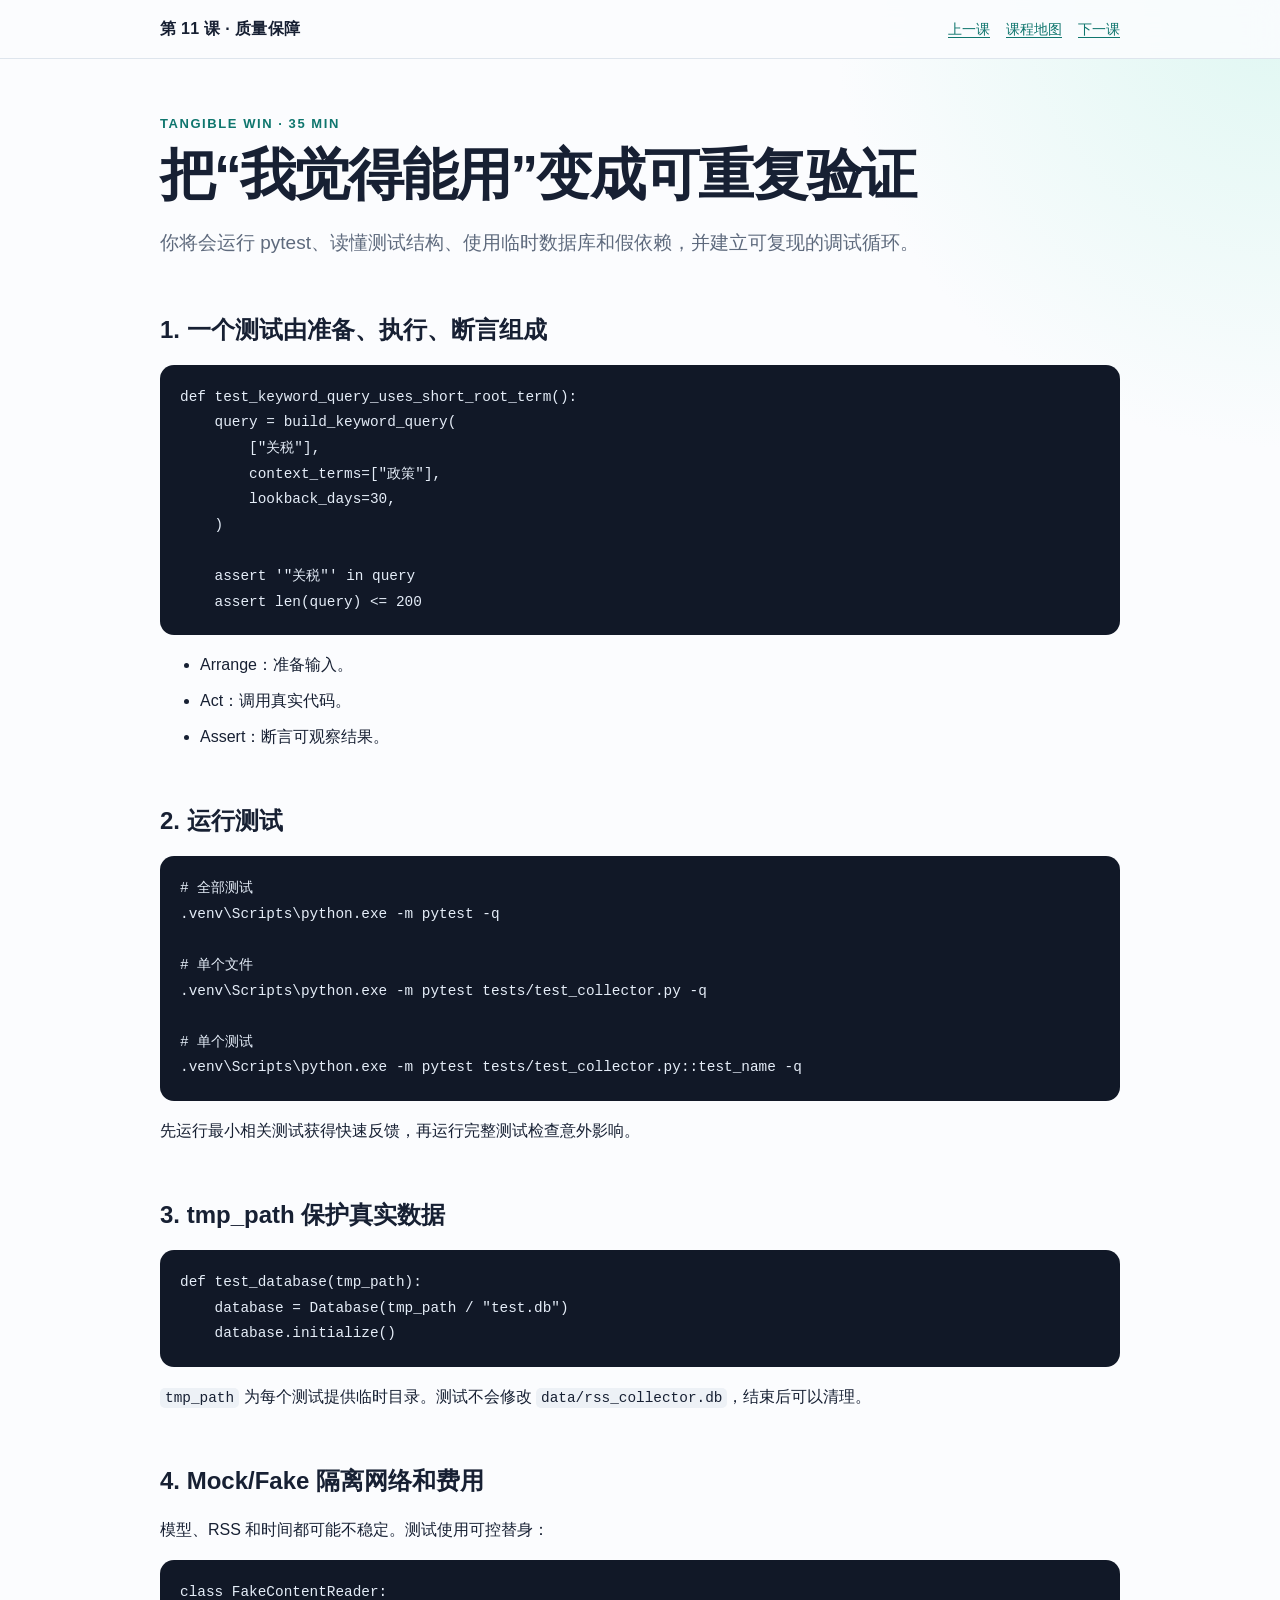
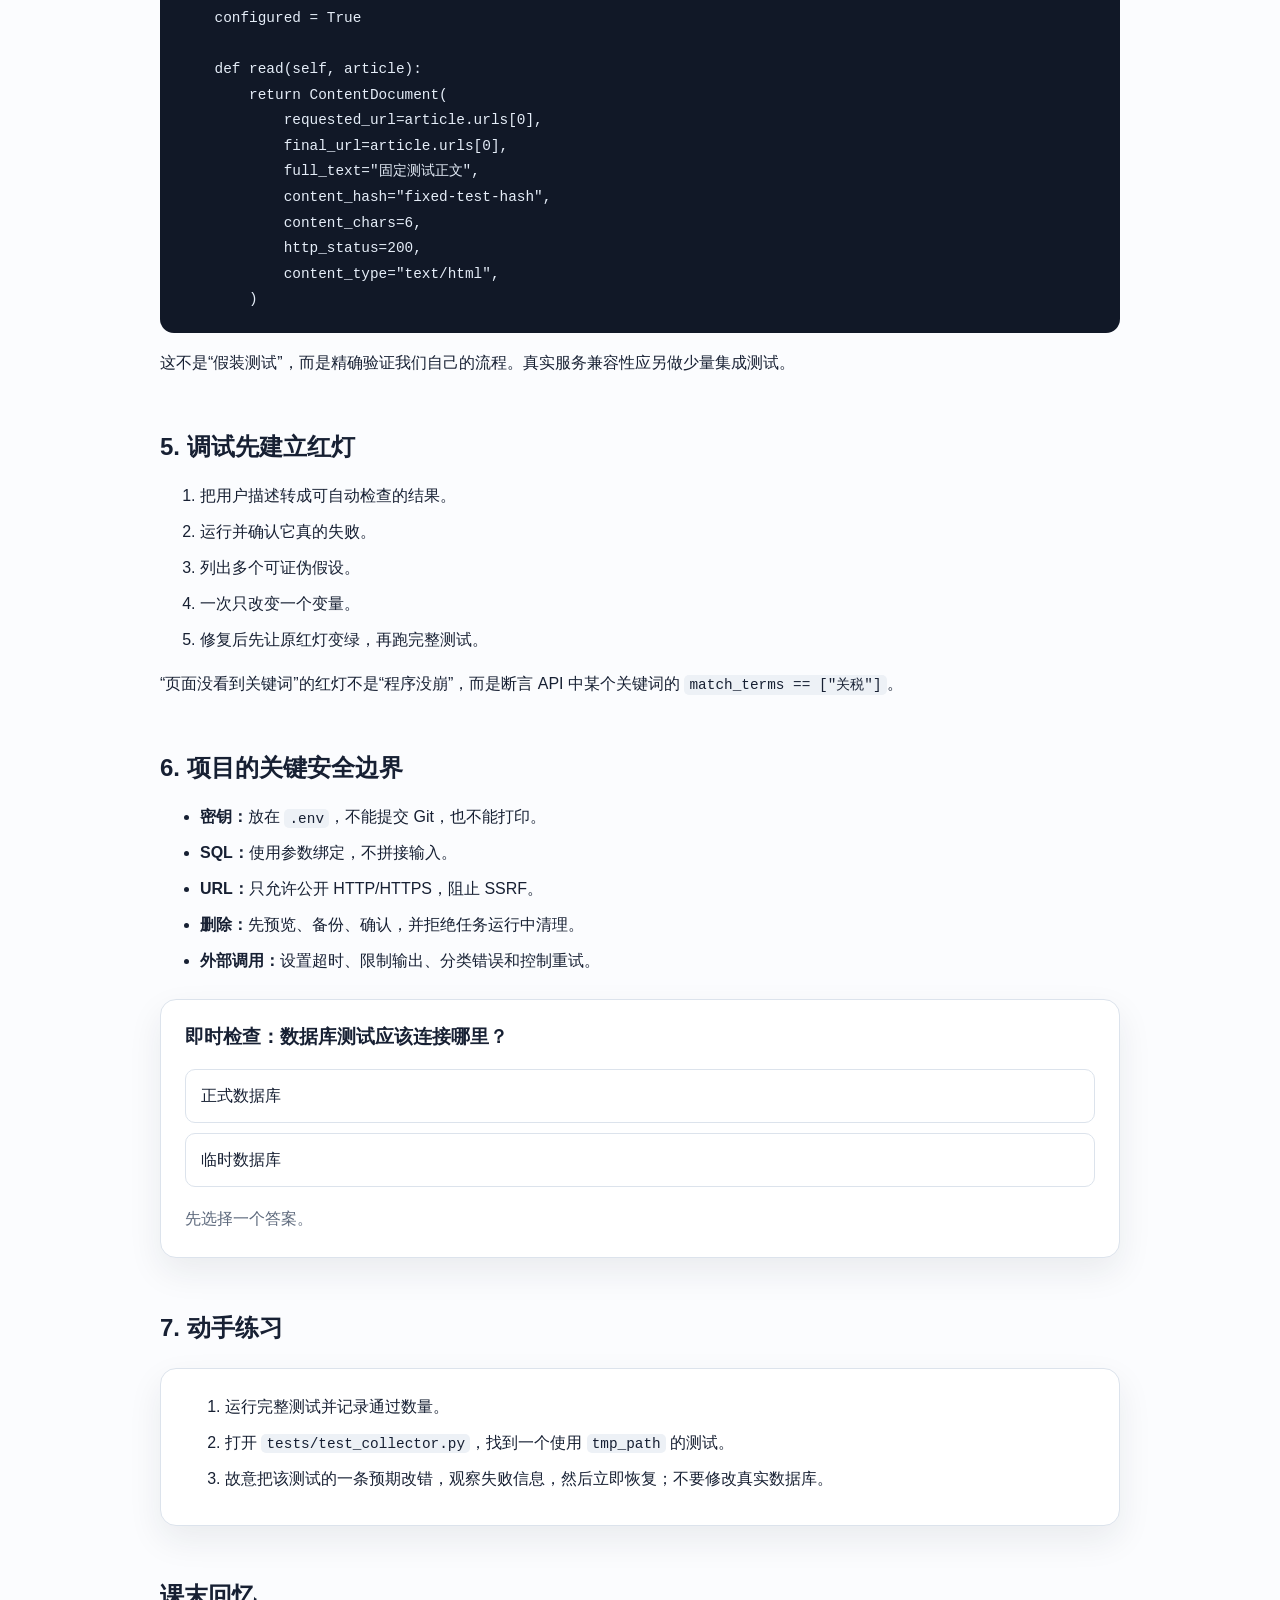
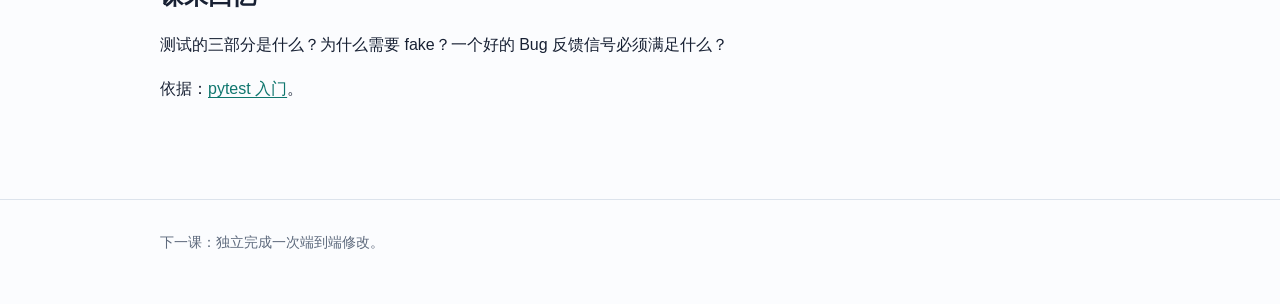
<file: lessons/0011-testing-debugging-and-security.html>
<!doctype html>
<html lang="zh-CN">
<head>
  <meta charset="utf-8">
  <meta name="viewport" content="width=device-width, initial-scale=1">
  <title>第 11 课：测试、调试与安全</title>
  <link rel="stylesheet" href="../assets/course.css">
</head>
<body>
  <header class="topbar"><div class="shell"><span class="brand">第 11 课 · 质量保障</span><nav class="nav"><a href="0010-frontend-and-live-polling.html">上一课</a><a href="../reference/course-map.html">课程地图</a><a href="0012-end-to-end-capstone.html">下一课</a></nav></div></header>
  <main class="shell">
    <p class="eyebrow">Tangible win · 35 min</p>
    <h1>把“我觉得能用”变成可重复验证</h1>
    <p class="lead">你将会运行 pytest、读懂测试结构、使用临时数据库和假依赖，并建立可复现的调试循环。</p>

    <h2>1. 一个测试由准备、执行、断言组成</h2>
    <pre><code>def test_keyword_query_uses_short_root_term():
    query = build_keyword_query(
        ["关税"],
        context_terms=["政策"],
        lookback_days=30,
    )

    assert '"关税"' in query
    assert len(query) &lt;= 200</code></pre>
    <ul class="checklist"><li>Arrange：准备输入。</li><li>Act：调用真实代码。</li><li>Assert：断言可观察结果。</li></ul>

    <h2>2. 运行测试</h2>
    <pre><code># 全部测试
.venv\Scripts\python.exe -m pytest -q

# 单个文件
.venv\Scripts\python.exe -m pytest tests/test_collector.py -q

# 单个测试
.venv\Scripts\python.exe -m pytest tests/test_collector.py::test_name -q</code></pre>
    <p>先运行最小相关测试获得快速反馈，再运行完整测试检查意外影响。</p>

    <h2>3. tmp_path 保护真实数据</h2>
    <pre><code>def test_database(tmp_path):
    database = Database(tmp_path / "test.db")
    database.initialize()</code></pre>
    <p><code>tmp_path</code> 为每个测试提供临时目录。测试不会修改 <code>data/rss_collector.db</code>，结束后可以清理。</p>

    <h2>4. Mock/Fake 隔离网络和费用</h2>
    <p>模型、RSS 和时间都可能不稳定。测试使用可控替身：</p>
    <pre><code>class FakeContentReader:
    configured = True

    def read(self, article):
        return ContentDocument(
            requested_url=article.urls[0],
            final_url=article.urls[0],
            full_text="固定测试正文",
            content_hash="fixed-test-hash",
            content_chars=6,
            http_status=200,
            content_type="text/html",
        )</code></pre>
    <p>这不是“假装测试”，而是精确验证我们自己的流程。真实服务兼容性应另做少量集成测试。</p>

    <h2>5. 调试先建立红灯</h2>
    <ol class="checklist">
      <li>把用户描述转成可自动检查的结果。</li>
      <li>运行并确认它真的失败。</li>
      <li>列出多个可证伪假设。</li>
      <li>一次只改变一个变量。</li>
      <li>修复后先让原红灯变绿，再跑完整测试。</li>
    </ol>
    <p>“页面没看到关键词”的红灯不是“程序没崩”，而是断言 API 中某个关键词的 <code>match_terms == ["关税"]</code>。</p>

    <h2>6. 项目的关键安全边界</h2>
    <ul class="checklist">
      <li><strong>密钥：</strong>放在 <code>.env</code>，不能提交 Git，也不能打印。</li>
      <li><strong>SQL：</strong>使用参数绑定，不拼接输入。</li>
      <li><strong>URL：</strong>只允许公开 HTTP/HTTPS，阻止 SSRF。</li>
      <li><strong>删除：</strong>先预览、备份、确认，并拒绝任务运行中清理。</li>
      <li><strong>外部调用：</strong>设置超时、限制输出、分类错误和控制重试。</li>
    </ul>

    <div class="quiz" data-quiz data-answer="B" data-correct-feedback="测试应使用临时数据库，避免污染真实新闻和配置。" data-retry-feedback="考虑测试失败时哪些数据可以安全丢弃。">
      <h3>即时检查：数据库测试应该连接哪里？</h3>
      <div class="choices"><button class="choice" data-choice="A">正式数据库</button><button class="choice" data-choice="B">临时数据库</button></div>
      <p class="feedback" aria-live="polite">先选择一个答案。</p>
    </div>

    <h2>7. 动手练习</h2>
    <div class="card"><ol class="checklist"><li>运行完整测试并记录通过数量。</li><li>打开 <code>tests/test_collector.py</code>，找到一个使用 <code>tmp_path</code> 的测试。</li><li>故意把该测试的一条预期改错，观察失败信息，然后立即恢复；不要修改真实数据库。</li></ol></div>

    <h2>课末回忆</h2>
    <p>测试的三部分是什么？为什么需要 fake？一个好的 Bug 反馈信号必须满足什么？</p>
    <p>依据：<a href="https://docs.pytest.org/en/stable/getting-started.html">pytest 入门</a>。</p>
  </main>
  <footer><div class="shell">下一课：独立完成一次端到端修改。</div></footer>
  <script src="../assets/quiz.js"></script>
</body>
</html>
</file>
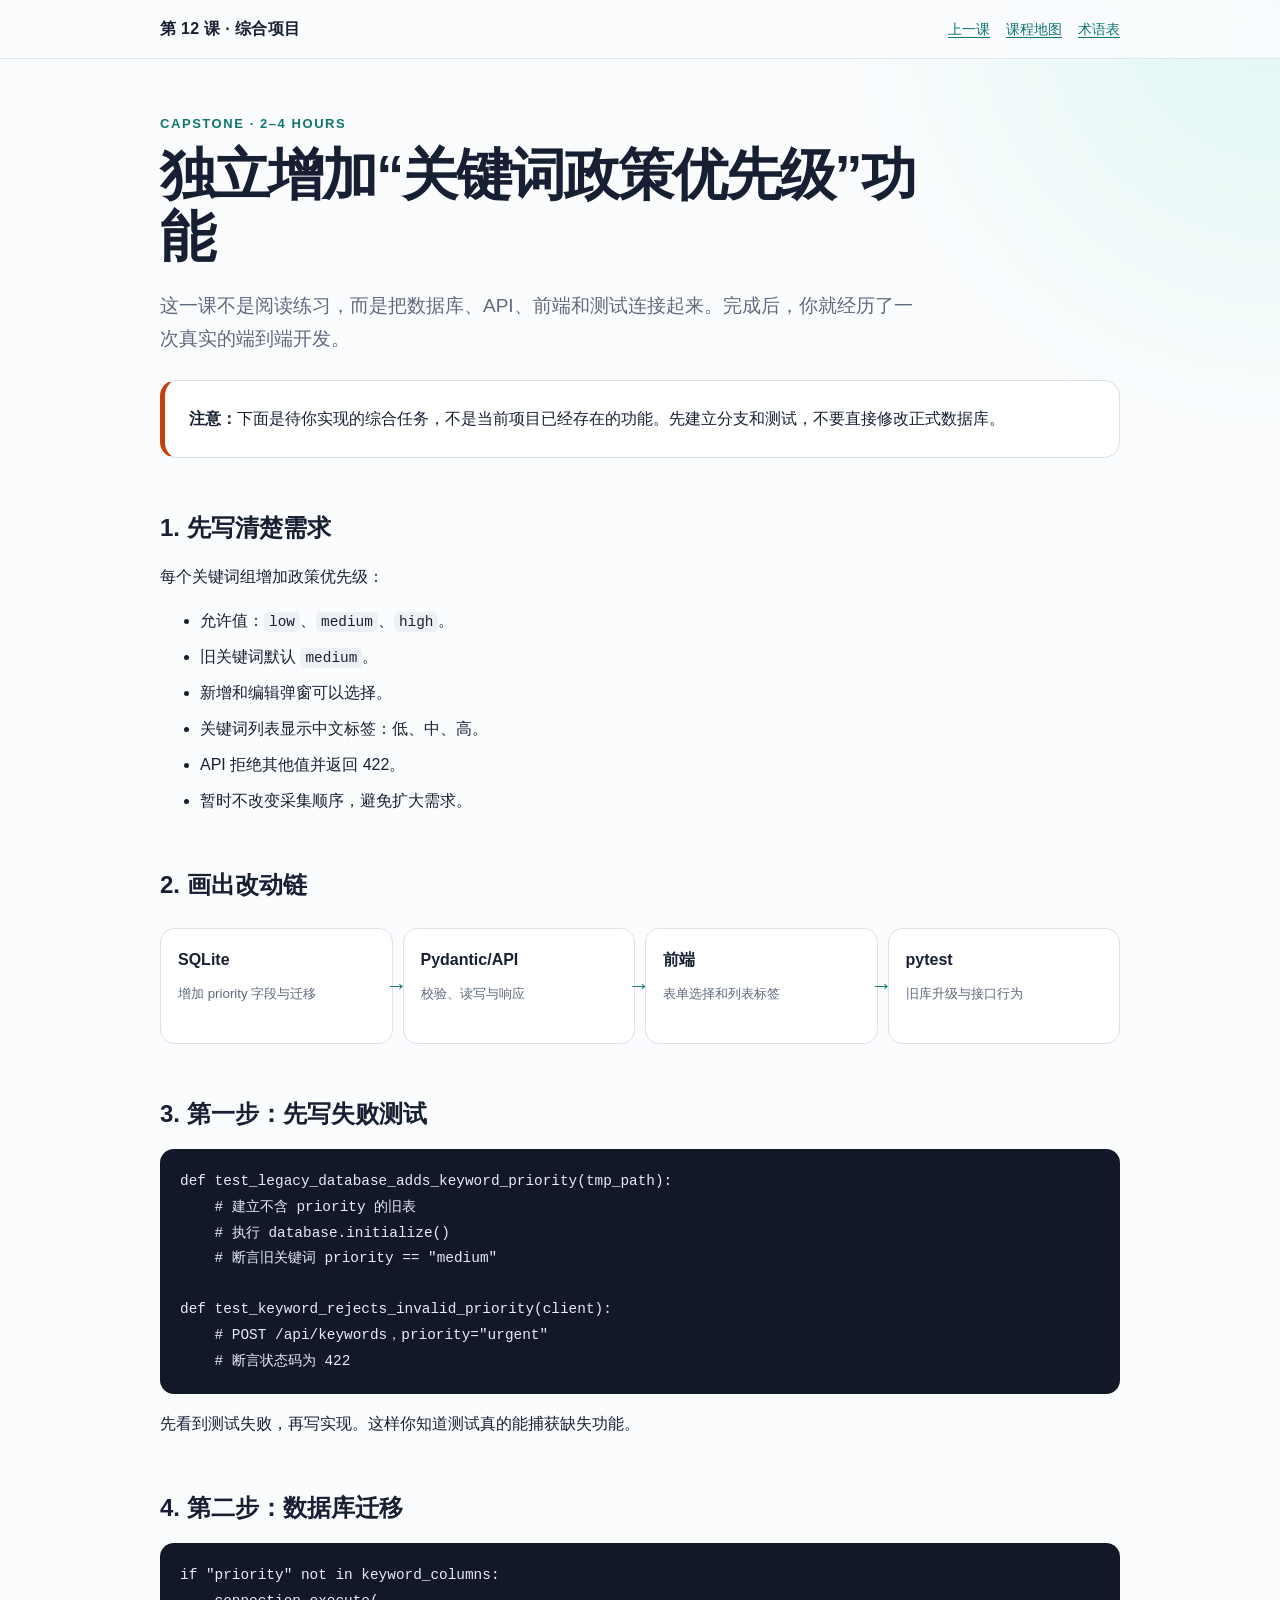
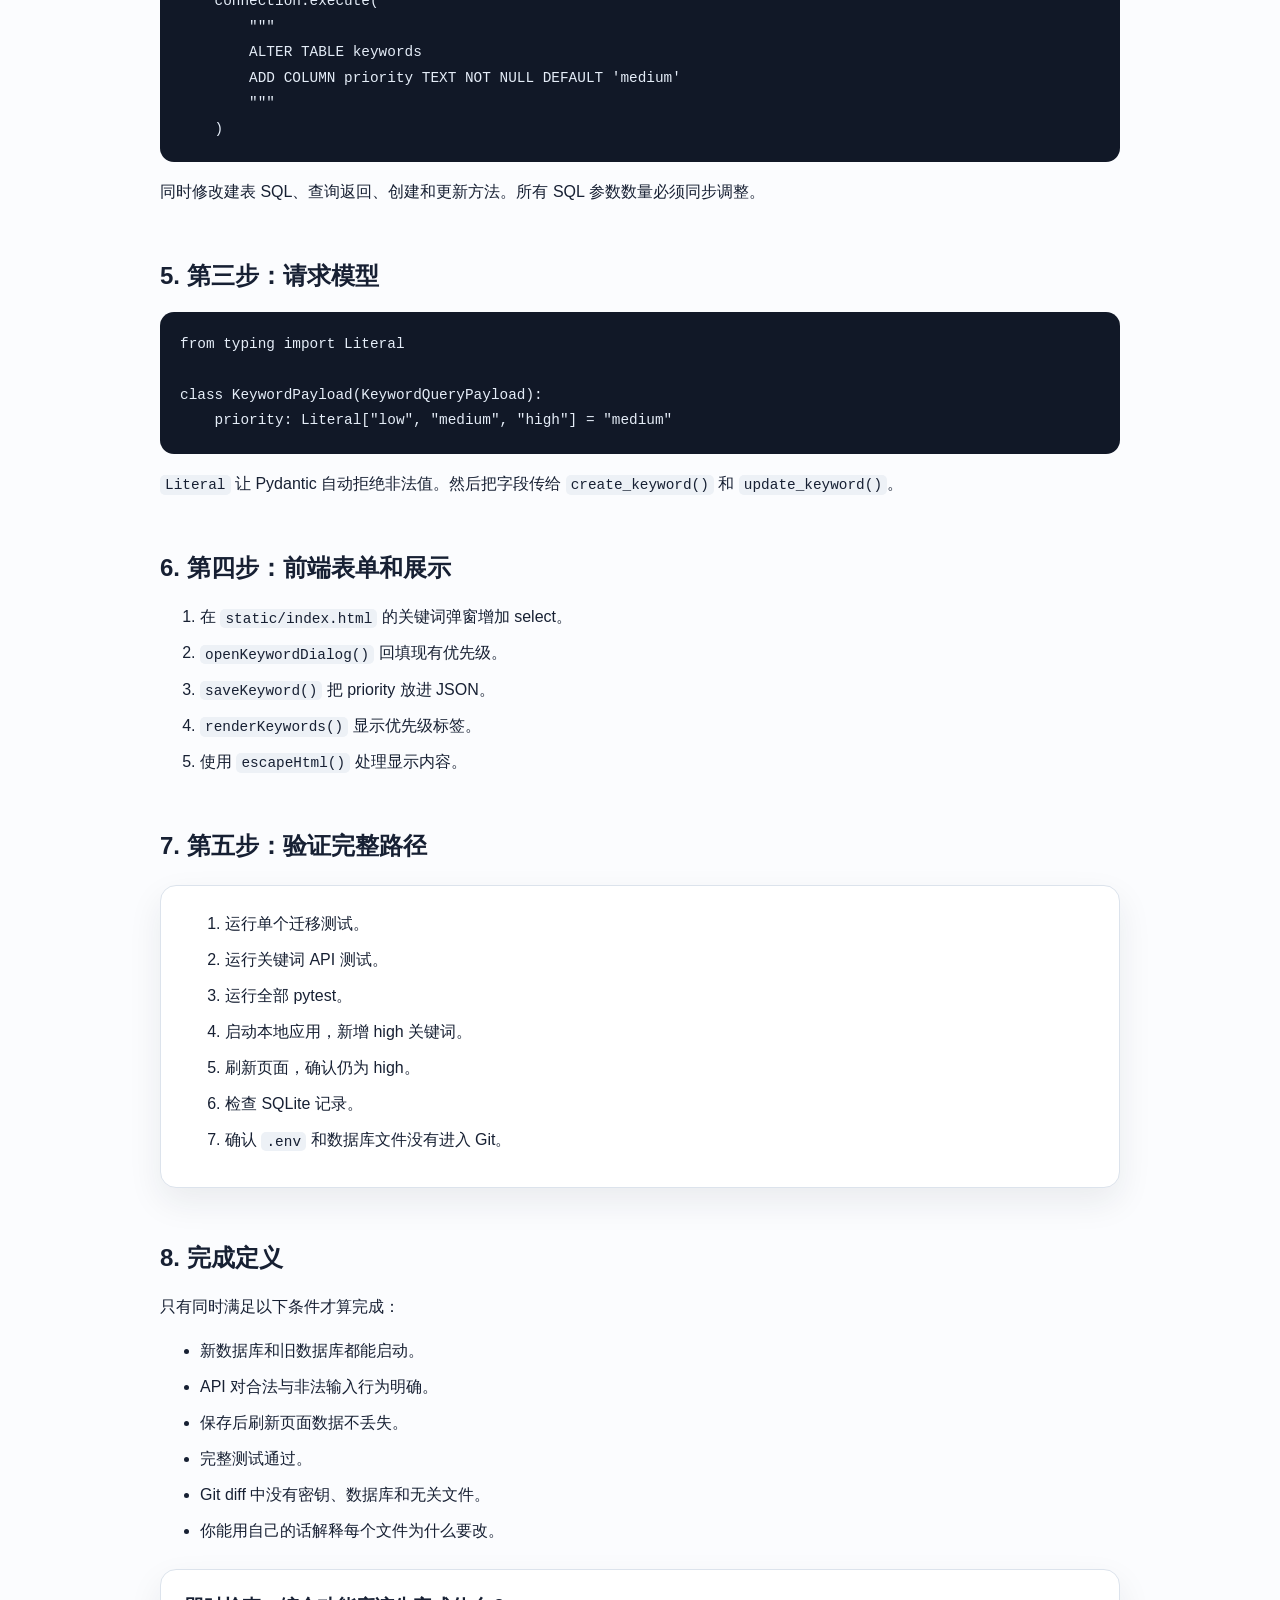
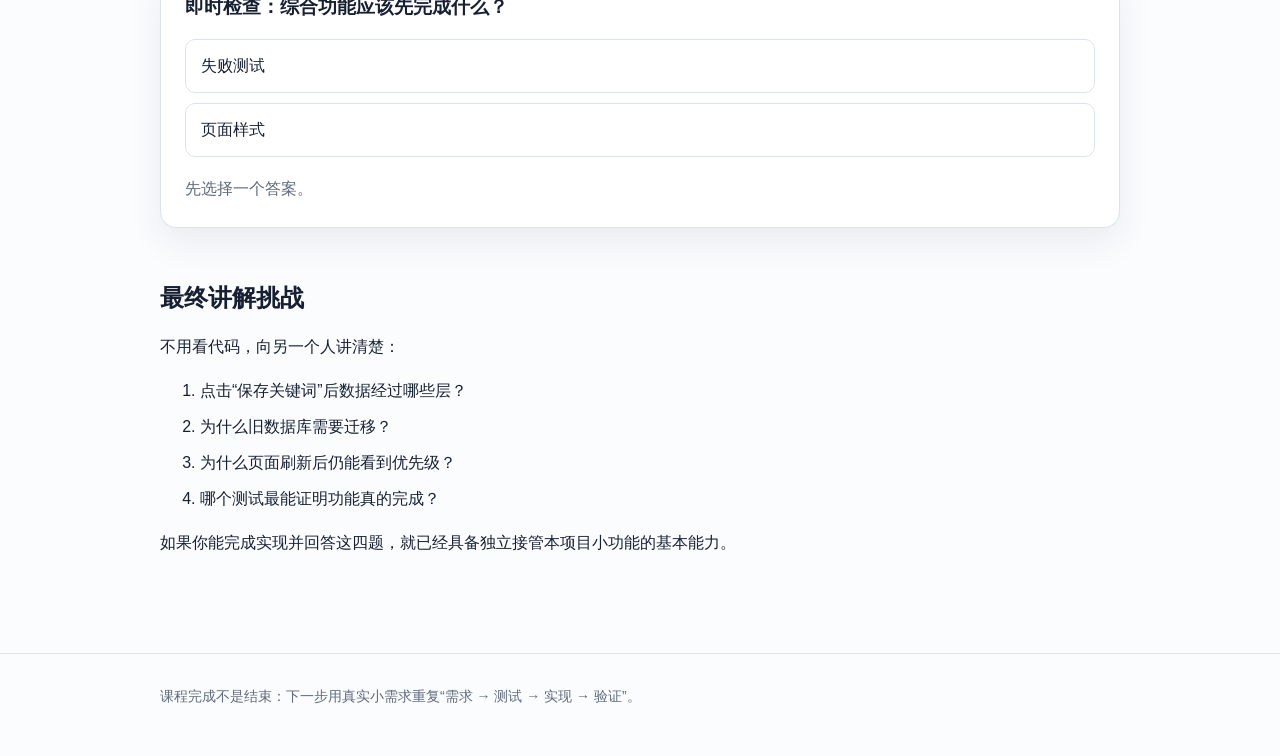
<file: lessons/0012-end-to-end-capstone.html>
<!doctype html>
<html lang="zh-CN">
<head>
  <meta charset="utf-8">
  <meta name="viewport" content="width=device-width, initial-scale=1">
  <title>第 12 课：端到端综合项目</title>
  <link rel="stylesheet" href="../assets/course.css">
</head>
<body>
  <header class="topbar"><div class="shell"><span class="brand">第 12 课 · 综合项目</span><nav class="nav"><a href="0011-testing-debugging-and-security.html">上一课</a><a href="../reference/course-map.html">课程地图</a><a href="../reference/glossary.html">术语表</a></nav></div></header>
  <main class="shell">
    <p class="eyebrow">Capstone · 2–4 hours</p>
    <h1>独立增加“关键词政策优先级”功能</h1>
    <p class="lead">这一课不是阅读练习，而是把数据库、API、前端和测试连接起来。完成后，你就经历了一次真实的端到端开发。</p>

    <div class="callout warn"><strong>注意：</strong>下面是待你实现的综合任务，不是当前项目已经存在的功能。先建立分支和测试，不要直接修改正式数据库。</div>

    <h2>1. 先写清楚需求</h2>
    <p>每个关键词组增加政策优先级：</p>
    <ul class="checklist">
      <li>允许值：<code>low</code>、<code>medium</code>、<code>high</code>。</li>
      <li>旧关键词默认 <code>medium</code>。</li>
      <li>新增和编辑弹窗可以选择。</li>
      <li>关键词列表显示中文标签：低、中、高。</li>
      <li>API 拒绝其他值并返回 422。</li>
      <li>暂时不改变采集顺序，避免扩大需求。</li>
    </ul>

    <h2>2. 画出改动链</h2>
    <div class="flow">
      <div class="flow-step"><strong>SQLite</strong><small>增加 priority 字段与迁移</small></div>
      <div class="flow-step"><strong>Pydantic/API</strong><small>校验、读写与响应</small></div>
      <div class="flow-step"><strong>前端</strong><small>表单选择和列表标签</small></div>
      <div class="flow-step"><strong>pytest</strong><small>旧库升级与接口行为</small></div>
    </div>

    <h2>3. 第一步：先写失败测试</h2>
    <pre><code>def test_legacy_database_adds_keyword_priority(tmp_path):
    # 建立不含 priority 的旧表
    # 执行 database.initialize()
    # 断言旧关键词 priority == "medium"

def test_keyword_rejects_invalid_priority(client):
    # POST /api/keywords，priority="urgent"
    # 断言状态码为 422</code></pre>
    <p>先看到测试失败，再写实现。这样你知道测试真的能捕获缺失功能。</p>

    <h2>4. 第二步：数据库迁移</h2>
    <pre><code>if "priority" not in keyword_columns:
    connection.execute(
        """
        ALTER TABLE keywords
        ADD COLUMN priority TEXT NOT NULL DEFAULT 'medium'
        """
    )</code></pre>
    <p>同时修改建表 SQL、查询返回、创建和更新方法。所有 SQL 参数数量必须同步调整。</p>

    <h2>5. 第三步：请求模型</h2>
    <pre><code>from typing import Literal

class KeywordPayload(KeywordQueryPayload):
    priority: Literal["low", "medium", "high"] = "medium"</code></pre>
    <p><code>Literal</code> 让 Pydantic 自动拒绝非法值。然后把字段传给 <code>create_keyword()</code> 和 <code>update_keyword()</code>。</p>

    <h2>6. 第四步：前端表单和展示</h2>
    <ol class="checklist">
      <li>在 <code>static/index.html</code> 的关键词弹窗增加 select。</li>
      <li><code>openKeywordDialog()</code> 回填现有优先级。</li>
      <li><code>saveKeyword()</code> 把 priority 放进 JSON。</li>
      <li><code>renderKeywords()</code> 显示优先级标签。</li>
      <li>使用 <code>escapeHtml()</code> 处理显示内容。</li>
    </ol>

    <h2>7. 第五步：验证完整路径</h2>
    <div class="card"><ol class="checklist"><li>运行单个迁移测试。</li><li>运行关键词 API 测试。</li><li>运行全部 pytest。</li><li>启动本地应用，新增 high 关键词。</li><li>刷新页面，确认仍为 high。</li><li>检查 SQLite 记录。</li><li>确认 <code>.env</code> 和数据库文件没有进入 Git。</li></ol></div>

    <h2>8. 完成定义</h2>
    <p>只有同时满足以下条件才算完成：</p>
    <ul class="checklist">
      <li>新数据库和旧数据库都能启动。</li>
      <li>API 对合法与非法输入行为明确。</li>
      <li>保存后刷新页面数据不丢失。</li>
      <li>完整测试通过。</li>
      <li>Git diff 中没有密钥、数据库和无关文件。</li>
      <li>你能用自己的话解释每个文件为什么要改。</li>
    </ul>

    <div class="quiz" data-quiz data-answer="A" data-correct-feedback="先让测试失败，才能证明它能捕获尚未实现的需求。" data-retry-feedback="如果先写实现，测试一开始就通过，可能从未验证过红灯能力。">
      <h3>即时检查：综合功能应该先完成什么？</h3>
      <div class="choices"><button class="choice" data-choice="A">失败测试</button><button class="choice" data-choice="B">页面样式</button></div>
      <p class="feedback" aria-live="polite">先选择一个答案。</p>
    </div>

    <h2>最终讲解挑战</h2>
    <p>不用看代码，向另一个人讲清楚：</p>
    <ol class="checklist"><li>点击“保存关键词”后数据经过哪些层？</li><li>为什么旧数据库需要迁移？</li><li>为什么页面刷新后仍能看到优先级？</li><li>哪个测试最能证明功能真的完成？</li></ol>
    <p>如果你能完成实现并回答这四题，就已经具备独立接管本项目小功能的基本能力。</p>
  </main>
  <footer><div class="shell">课程完成不是结束：下一步用真实小需求重复“需求 → 测试 → 实现 → 验证”。</div></footer>
  <script src="../assets/quiz.js"></script>
</body>
</html>
</file>
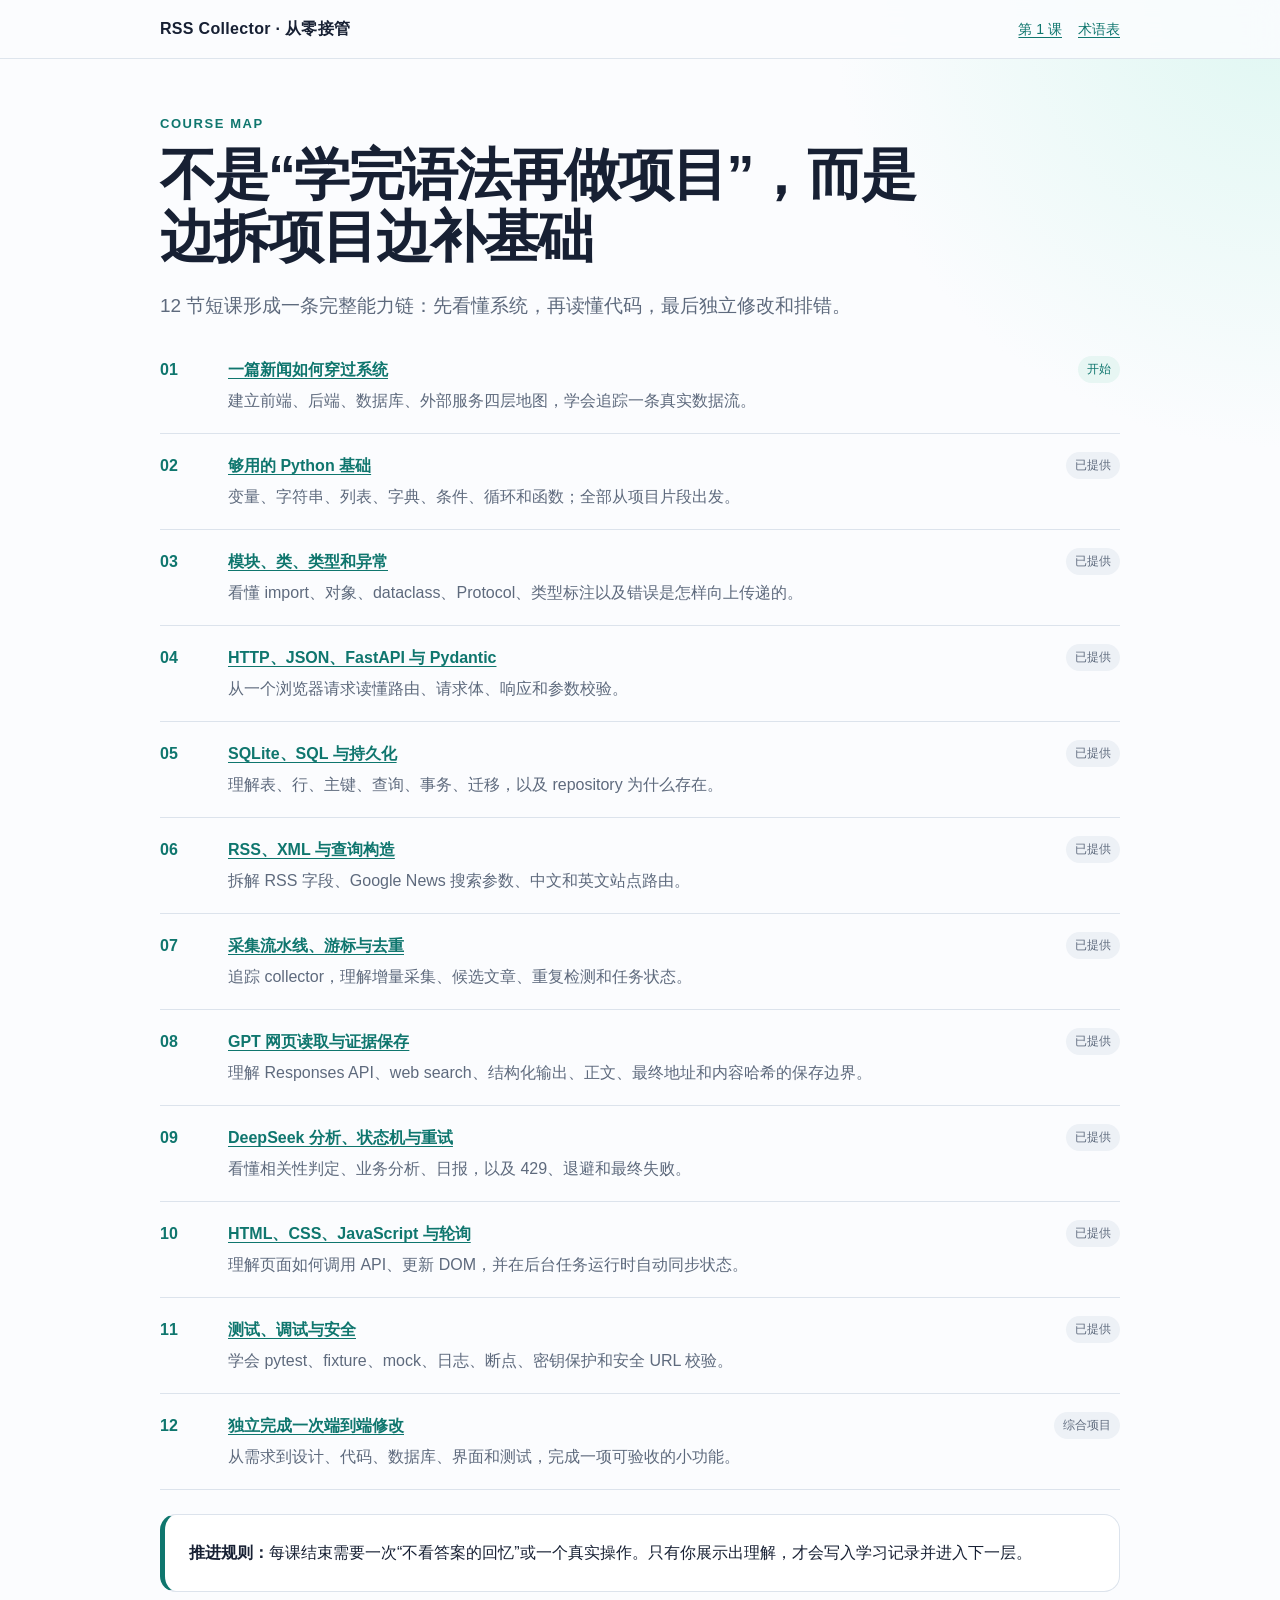
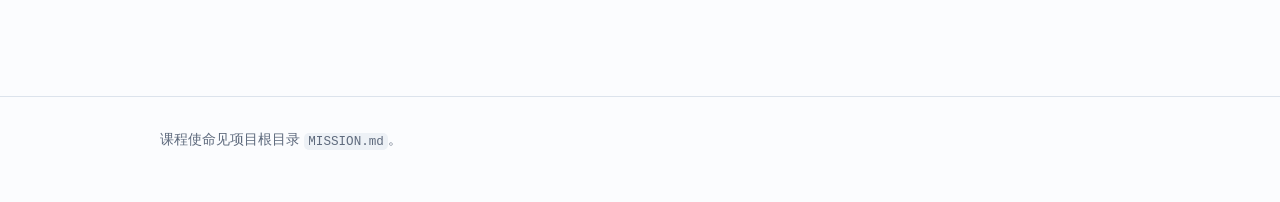
<file: reference/course-map.html>
<!doctype html>
<html lang="zh-CN">
<head>
  <meta charset="utf-8">
  <meta name="viewport" content="width=device-width, initial-scale=1">
  <title>RSS Collector 从零课程地图</title>
  <link rel="stylesheet" href="../assets/course.css">
</head>
<body>
  <header class="topbar">
    <div class="shell">
      <span class="brand">RSS Collector · 从零接管</span>
      <nav class="nav"><a href="../lessons/0001-one-news-through-the-system.html">第 1 课</a><a href="glossary.html">术语表</a></nav>
    </div>
  </header>
  <main class="shell">
    <p class="eyebrow">Course map</p>
    <h1>不是“学完语法再做项目”，而是边拆项目边补基础</h1>
    <p class="lead">12 节短课形成一条完整能力链：先看懂系统，再读懂代码，最后独立修改和排错。</p>

    <ol class="course-list">
      <li><div><strong><a href="../lessons/0001-one-news-through-the-system.html">一篇新闻如何穿过系统</a></strong><p>建立前端、后端、数据库、外部服务四层地图，学会追踪一条真实数据流。</p></div><span class="status now">开始</span></li>
      <li><div><strong><a href="../lessons/0002-python-for-this-project.html">够用的 Python 基础</a></strong><p>变量、字符串、列表、字典、条件、循环和函数；全部从项目片段出发。</p></div><span class="status">已提供</span></li>
      <li><div><strong><a href="../lessons/0003-objects-types-and-errors.html">模块、类、类型和异常</a></strong><p>看懂 import、对象、dataclass、Protocol、类型标注以及错误是怎样向上传递的。</p></div><span class="status">已提供</span></li>
      <li><div><strong><a href="../lessons/0004-http-fastapi-pydantic.html">HTTP、JSON、FastAPI 与 Pydantic</a></strong><p>从一个浏览器请求读懂路由、请求体、响应和参数校验。</p></div><span class="status">已提供</span></li>
      <li><div><strong><a href="../lessons/0005-sqlite-and-persistence.html">SQLite、SQL 与持久化</a></strong><p>理解表、行、主键、查询、事务、迁移，以及 repository 为什么存在。</p></div><span class="status">已提供</span></li>
      <li><div><strong><a href="../lessons/0006-rss-and-query-building.html">RSS、XML 与查询构造</a></strong><p>拆解 RSS 字段、Google News 搜索参数、中文和英文站点路由。</p></div><span class="status">已提供</span></li>
      <li><div><strong><a href="../lessons/0007-collection-cursors-and-dedup.html">采集流水线、游标与去重</a></strong><p>追踪 collector，理解增量采集、候选文章、重复检测和任务状态。</p></div><span class="status">已提供</span></li>
      <li><div><strong><a href="../lessons/0008-gpt-web-content-reading.html">GPT 网页读取与证据保存</a></strong><p>理解 Responses API、web search、结构化输出、正文、最终地址和内容哈希的保存边界。</p></div><span class="status">已提供</span></li>
      <li><div><strong><a href="../lessons/0009-deepseek-analysis-state-machine.html">DeepSeek 分析、状态机与重试</a></strong><p>看懂相关性判定、业务分析、日报，以及 429、退避和最终失败。</p></div><span class="status">已提供</span></li>
      <li><div><strong><a href="../lessons/0010-frontend-and-live-polling.html">HTML、CSS、JavaScript 与轮询</a></strong><p>理解页面如何调用 API、更新 DOM，并在后台任务运行时自动同步状态。</p></div><span class="status">已提供</span></li>
      <li><div><strong><a href="../lessons/0011-testing-debugging-and-security.html">测试、调试与安全</a></strong><p>学会 pytest、fixture、mock、日志、断点、密钥保护和安全 URL 校验。</p></div><span class="status">已提供</span></li>
      <li><div><strong><a href="../lessons/0012-end-to-end-capstone.html">独立完成一次端到端修改</a></strong><p>从需求到设计、代码、数据库、界面和测试，完成一项可验收的小功能。</p></div><span class="status">综合项目</span></li>
    </ol>

    <div class="callout"><strong>推进规则：</strong>每课结束需要一次“不看答案的回忆”或一个真实操作。只有你展示出理解，才会写入学习记录并进入下一层。</div>
  </main>
  <footer><div class="shell">课程使命见项目根目录 <code>MISSION.md</code>。</div></footer>
</body>
</html>
</file>
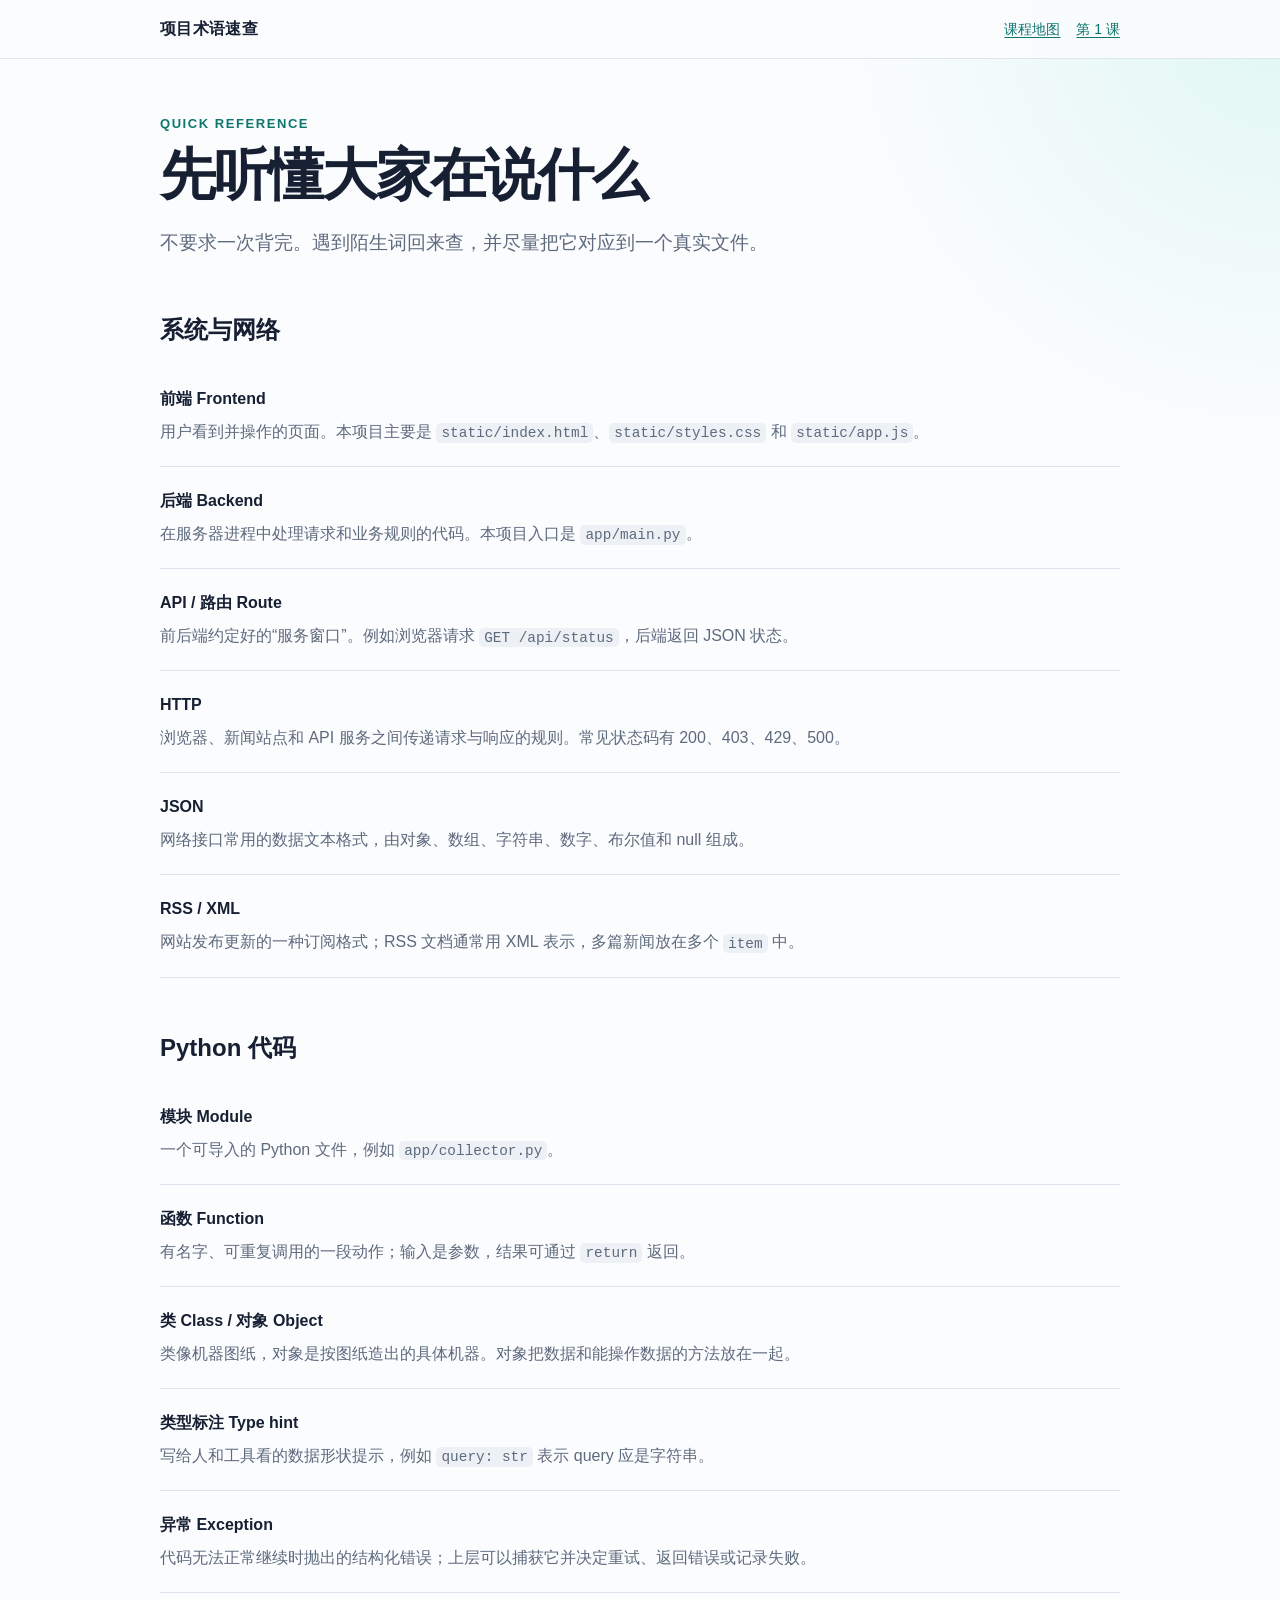
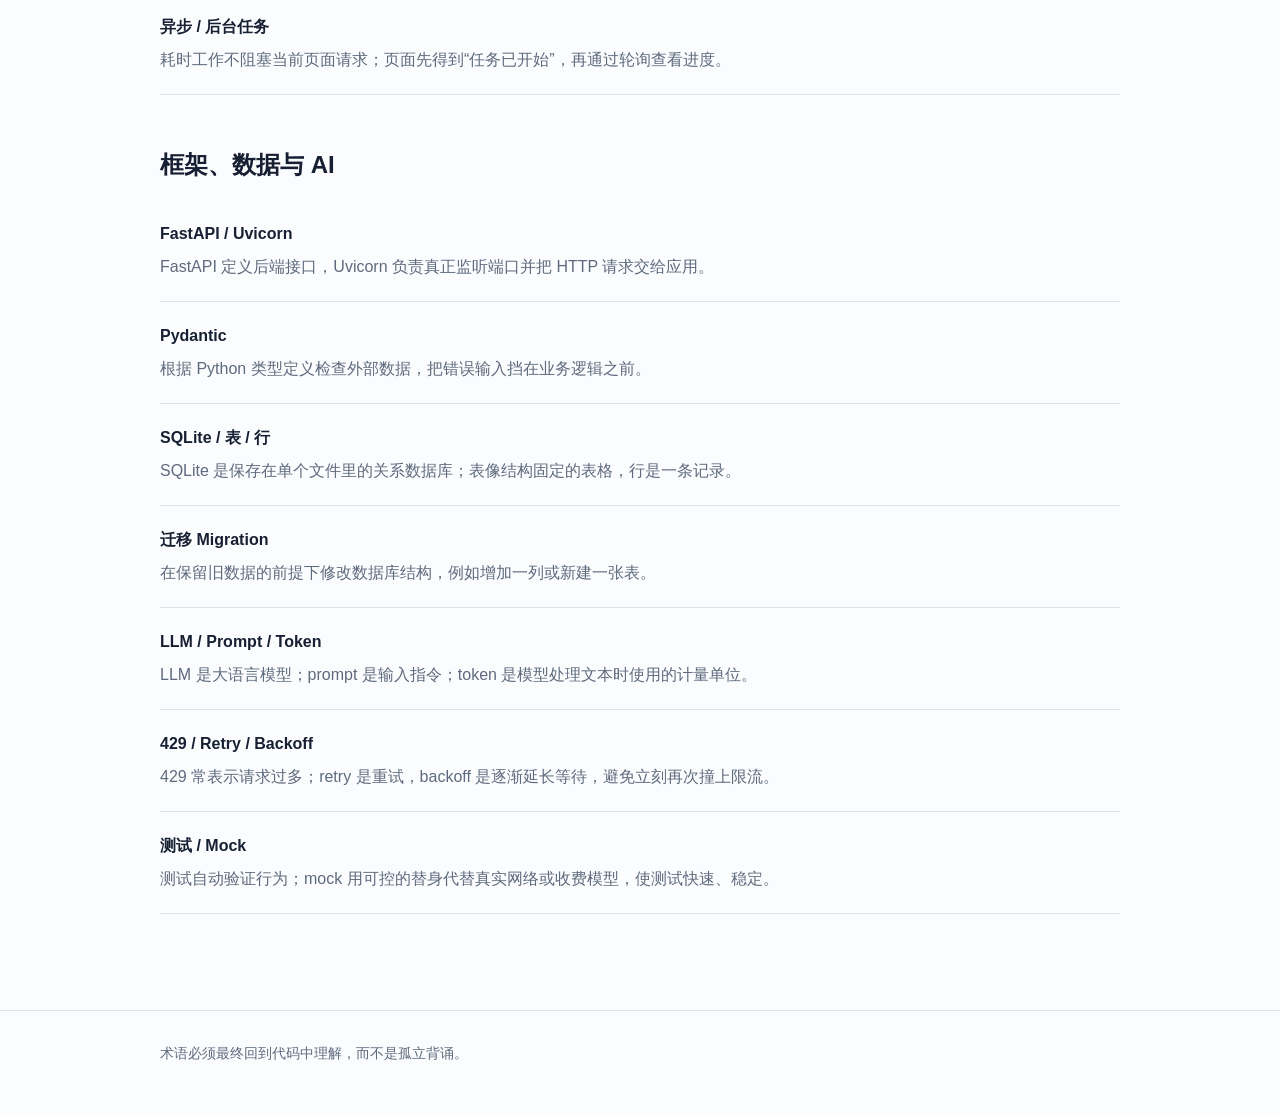
<file: reference/glossary.html>
<!doctype html>
<html lang="zh-CN">
<head>
  <meta charset="utf-8">
  <meta name="viewport" content="width=device-width, initial-scale=1">
  <title>RSS Collector 术语速查</title>
  <link rel="stylesheet" href="../assets/course.css">
</head>
<body>
  <header class="topbar"><div class="shell"><span class="brand">项目术语速查</span><nav class="nav"><a href="course-map.html">课程地图</a><a href="../lessons/0001-one-news-through-the-system.html">第 1 课</a></nav></div></header>
  <main class="shell">
    <p class="eyebrow">Quick reference</p>
    <h1>先听懂大家在说什么</h1>
    <p class="lead">不要求一次背完。遇到陌生词回来查，并尽量把它对应到一个真实文件。</p>

    <h2>系统与网络</h2>
    <dl>
      <div class="term"><dt>前端 Frontend</dt><dd>用户看到并操作的页面。本项目主要是 <code>static/index.html</code>、<code>static/styles.css</code> 和 <code>static/app.js</code>。</dd></div>
      <div class="term"><dt>后端 Backend</dt><dd>在服务器进程中处理请求和业务规则的代码。本项目入口是 <code>app/main.py</code>。</dd></div>
      <div class="term"><dt>API / 路由 Route</dt><dd>前后端约定好的“服务窗口”。例如浏览器请求 <code>GET /api/status</code>，后端返回 JSON 状态。</dd></div>
      <div class="term"><dt>HTTP</dt><dd>浏览器、新闻站点和 API 服务之间传递请求与响应的规则。常见状态码有 200、403、429、500。</dd></div>
      <div class="term"><dt>JSON</dt><dd>网络接口常用的数据文本格式，由对象、数组、字符串、数字、布尔值和 null 组成。</dd></div>
      <div class="term"><dt>RSS / XML</dt><dd>网站发布更新的一种订阅格式；RSS 文档通常用 XML 表示，多篇新闻放在多个 <code>item</code> 中。</dd></div>
    </dl>

    <h2>Python 代码</h2>
    <dl>
      <div class="term"><dt>模块 Module</dt><dd>一个可导入的 Python 文件，例如 <code>app/collector.py</code>。</dd></div>
      <div class="term"><dt>函数 Function</dt><dd>有名字、可重复调用的一段动作；输入是参数，结果可通过 <code>return</code> 返回。</dd></div>
      <div class="term"><dt>类 Class / 对象 Object</dt><dd>类像机器图纸，对象是按图纸造出的具体机器。对象把数据和能操作数据的方法放在一起。</dd></div>
      <div class="term"><dt>类型标注 Type hint</dt><dd>写给人和工具看的数据形状提示，例如 <code>query: str</code> 表示 query 应是字符串。</dd></div>
      <div class="term"><dt>异常 Exception</dt><dd>代码无法正常继续时抛出的结构化错误；上层可以捕获它并决定重试、返回错误或记录失败。</dd></div>
      <div class="term"><dt>异步 / 后台任务</dt><dd>耗时工作不阻塞当前页面请求；页面先得到“任务已开始”，再通过轮询查看进度。</dd></div>
    </dl>

    <h2>框架、数据与 AI</h2>
    <dl>
      <div class="term"><dt>FastAPI / Uvicorn</dt><dd>FastAPI 定义后端接口，Uvicorn 负责真正监听端口并把 HTTP 请求交给应用。</dd></div>
      <div class="term"><dt>Pydantic</dt><dd>根据 Python 类型定义检查外部数据，把错误输入挡在业务逻辑之前。</dd></div>
      <div class="term"><dt>SQLite / 表 / 行</dt><dd>SQLite 是保存在单个文件里的关系数据库；表像结构固定的表格，行是一条记录。</dd></div>
      <div class="term"><dt>迁移 Migration</dt><dd>在保留旧数据的前提下修改数据库结构，例如增加一列或新建一张表。</dd></div>
      <div class="term"><dt>LLM / Prompt / Token</dt><dd>LLM 是大语言模型；prompt 是输入指令；token 是模型处理文本时使用的计量单位。</dd></div>
      <div class="term"><dt>429 / Retry / Backoff</dt><dd>429 常表示请求过多；retry 是重试，backoff 是逐渐延长等待，避免立刻再次撞上限流。</dd></div>
      <div class="term"><dt>测试 / Mock</dt><dd>测试自动验证行为；mock 用可控的替身代替真实网络或收费模型，使测试快速、稳定。</dd></div>
    </dl>
  </main>
  <footer><div class="shell">术语必须最终回到代码中理解，而不是孤立背诵。</div></footer>
</body>
</html>
</file>
<file: assets/course.css>
:root {
  --ink: #172033;
  --muted: #5e6a7d;
  --paper: #fbfcfe;
  --panel: #ffffff;
  --line: #dce3ec;
  --brand: #0f766e;
  --brand-soft: #e7f6f3;
  --accent: #c2410c;
  --code: #111827;
  --shadow: 0 14px 34px rgba(23, 32, 51, 0.08);
}

* { box-sizing: border-box; }

html { scroll-behavior: smooth; }

body {
  margin: 0;
  color: var(--ink);
  background:
    radial-gradient(circle at top right, #dff7f2 0, transparent 28rem),
    var(--paper);
  font: 16px/1.75 "Segoe UI", "Microsoft YaHei", sans-serif;
}

a { color: var(--brand); text-underline-offset: 3px; }

.shell { width: min(960px, calc(100% - 32px)); margin: 0 auto; }

.topbar {
  position: sticky;
  top: 0;
  z-index: 5;
  border-bottom: 1px solid rgba(220, 227, 236, 0.9);
  background: rgba(251, 252, 254, 0.88);
  backdrop-filter: blur(14px);
}

.topbar .shell {
  display: flex;
  align-items: center;
  justify-content: space-between;
  min-height: 58px;
  gap: 20px;
}

.brand { font-weight: 750; letter-spacing: 0.02em; }
.nav { display: flex; flex-wrap: wrap; gap: 16px; font-size: 14px; }

main { padding: 54px 0 80px; }

.eyebrow {
  margin: 0 0 8px;
  color: var(--brand);
  font-size: 13px;
  font-weight: 750;
  letter-spacing: 0.12em;
  text-transform: uppercase;
}

h1 { margin: 0; max-width: 760px; font-size: clamp(32px, 6vw, 56px); line-height: 1.12; letter-spacing: -0.035em; }
h2 { margin-top: 54px; line-height: 1.3; }
h3 { margin-top: 28px; line-height: 1.4; }
.lead { max-width: 760px; margin: 20px 0 0; color: var(--muted); font-size: 19px; }

.meta, .tag-row { display: flex; flex-wrap: wrap; gap: 10px; margin-top: 24px; }
.tag {
  padding: 5px 10px;
  border: 1px solid var(--line);
  border-radius: 999px;
  background: var(--panel);
  color: var(--muted);
  font-size: 13px;
}

.card, .callout, .quiz {
  margin: 24px 0;
  padding: 24px;
  border: 1px solid var(--line);
  border-radius: 16px;
  background: var(--panel);
  box-shadow: var(--shadow);
}

.callout { border-left: 5px solid var(--brand); box-shadow: none; }
.callout.warn { border-left-color: var(--accent); }
.callout > :first-child, .card > :first-child { margin-top: 0; }
.callout > :last-child, .card > :last-child { margin-bottom: 0; }

.grid { display: grid; grid-template-columns: repeat(2, minmax(0, 1fr)); gap: 18px; }
.grid .card { margin: 0; }

.flow {
  display: grid;
  grid-template-columns: repeat(4, 1fr);
  gap: 10px;
  margin: 28px 0;
}

.flow-step {
  position: relative;
  min-height: 116px;
  padding: 17px;
  border: 1px solid var(--line);
  border-radius: 14px;
  background: var(--panel);
}

.flow-step:not(:last-child)::after {
  content: "→";
  position: absolute;
  right: -16px;
  top: 38px;
  z-index: 2;
  color: var(--brand);
  font-size: 22px;
  font-weight: 800;
}

.flow-step strong { display: block; margin-bottom: 5px; }
.flow-step small { color: var(--muted); line-height: 1.45; }

code, pre { font-family: Consolas, "Cascadia Code", monospace; }
code { padding: 0.12em 0.35em; border-radius: 5px; background: #edf1f6; font-size: 0.9em; }
pre { overflow-x: auto; padding: 20px; border-radius: 14px; background: var(--code); color: #e5edf8; line-height: 1.6; }
pre code { padding: 0; background: transparent; color: inherit; }

.quiz h3 { margin-top: 0; }
.choices { display: grid; gap: 10px; margin: 18px 0; }
.choice {
  width: 100%;
  padding: 12px 15px;
  border: 1px solid var(--line);
  border-radius: 10px;
  background: #fff;
  color: var(--ink);
  cursor: pointer;
  text-align: left;
  font: inherit;
}
.choice:hover, .choice:focus-visible { border-color: var(--brand); outline: none; }
.choice.correct { border-color: var(--brand); background: var(--brand-soft); }
.choice.incorrect { border-color: var(--accent); background: #fff2ed; }
.feedback { min-height: 28px; margin: 0; color: var(--muted); }

.checklist li { margin-bottom: 8px; }
.course-list { list-style: none; padding: 0; counter-reset: lesson; }
.course-list li {
  counter-increment: lesson;
  display: grid;
  grid-template-columns: 54px 1fr auto;
  gap: 14px;
  align-items: start;
  padding: 18px 0;
  border-bottom: 1px solid var(--line);
}
.course-list li::before { content: counter(lesson, decimal-leading-zero); color: var(--brand); font-weight: 800; }
.course-list p { margin: 3px 0 0; color: var(--muted); }
.status { padding: 3px 9px; border-radius: 999px; background: #edf1f6; color: var(--muted); font-size: 12px; }
.status.now { background: var(--brand-soft); color: var(--brand); }

.term { padding: 20px 0; border-bottom: 1px solid var(--line); }
.term dt { font-weight: 800; }
.term dd { margin: 5px 0 0; color: var(--muted); }

footer { padding: 30px 0 50px; border-top: 1px solid var(--line); color: var(--muted); font-size: 14px; }

@media (max-width: 760px) {
  .grid, .flow { grid-template-columns: 1fr; }
  .flow-step:not(:last-child)::after { content: "↓"; right: 24px; top: auto; bottom: -22px; }
  .course-list li { grid-template-columns: 42px 1fr; }
  .course-list .status { grid-column: 2; justify-self: start; }
}

@media print {
  .topbar { position: static; }
  .quiz button { display: none; }
  body { background: #fff; }
  .card, .quiz { box-shadow: none; }
}
</file>
